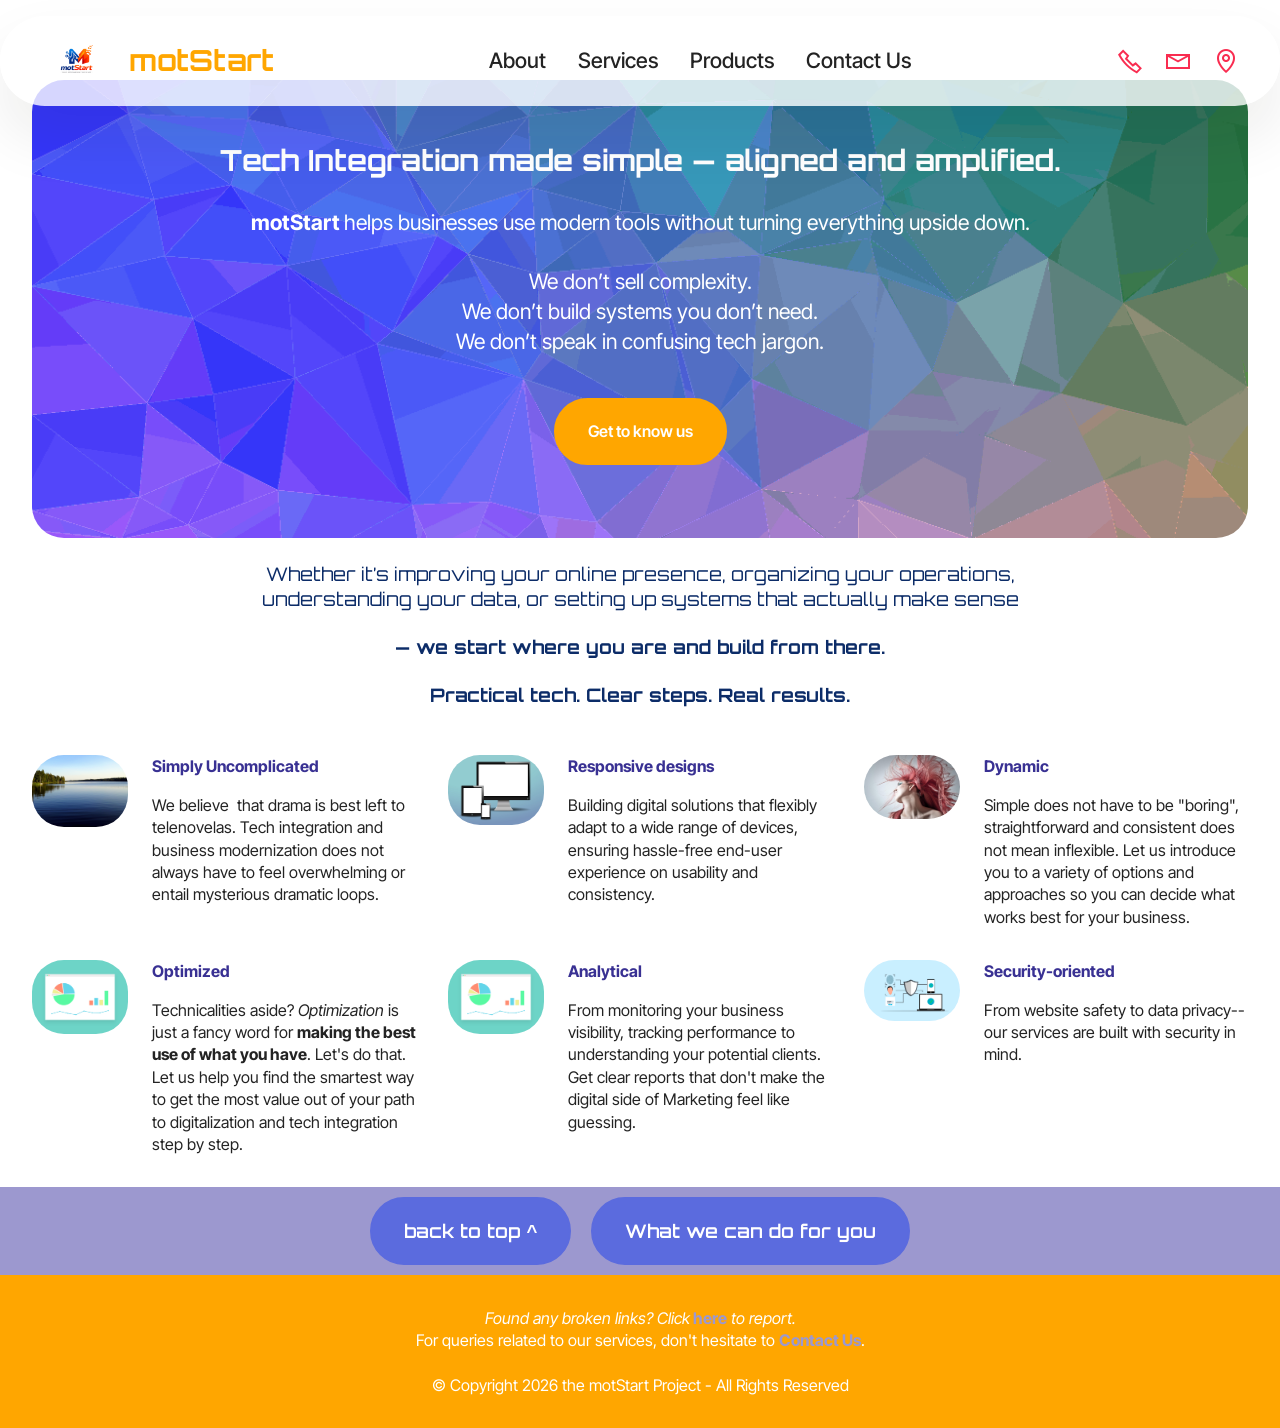
<file: index.html>
<!DOCTYPE html>
<html  >
<head>
 
  <meta charset="UTF-8">
  <meta http-equiv="X-UA-Compatible" content="IE=edge">
  <meta name="generator" content="Mobirise v6.1.12, mobirise.com">
  <meta name="twitter:card" content="summary_large_image"/>
  <meta name="twitter:image:src" content="assets/images/index-meta.png">
  <meta property="og:image" content="assets/images/index-meta.png">
  <meta name="twitter:title" content="Home">
  <meta name="viewport" content="width=device-width, initial-scale=1, minimum-scale=1">
  <link rel="shortcut icon" href="assets/images/motstart-logo1-s-128x103-1.png" type="image/x-icon">
  <meta name="description" content="Tech Integration made simple — aligned and amplified. motStart helps businesses use modern tools without turning everything upside down.">
  
  
  <title>Home</title>
  <link rel="stylesheet" href="assets/web/assets/mobirise-icons2/mobirise2.css">
  <link rel="stylesheet" href="assets/bootstrap/css/bootstrap.min.css">
  <link rel="stylesheet" href="assets/dropdown/css/style.css">
  <link rel="stylesheet" href="assets/theme/css/style.css">
  <link rel="preload" href="https://fonts.googleapis.com/css?family=Orbitron:400,500,600,700,800,900&display=swap" as="style" onload="this.onload=null;this.rel='stylesheet'">
  <noscript><link rel="stylesheet" href="https://fonts.googleapis.com/css?family=Orbitron:400,500,600,700,800,900&display=swap"></noscript>
  <link rel="preload" href="https://fonts.googleapis.com/css?family=Roboto:100,200,300,400,500,600,700,800,900,100i,200i,300i,400i,500i,600i,700i,800i,900i&display=swap" as="style" onload="this.onload=null;this.rel='stylesheet'">
  <noscript><link rel="stylesheet" href="https://fonts.googleapis.com/css?family=Roboto:100,200,300,400,500,600,700,800,900,100i,200i,300i,400i,500i,600i,700i,800i,900i&display=swap"></noscript>
  <link rel="preload" href="https://fonts.googleapis.com/css?family=Inter+Tight:100,200,300,400,500,600,700,800,900,100i,200i,300i,400i,500i,600i,700i,800i,900i&display=swap" as="style" onload="this.onload=null;this.rel='stylesheet'">
  <noscript><link rel="stylesheet" href="https://fonts.googleapis.com/css?family=Inter+Tight:100,200,300,400,500,600,700,800,900,100i,200i,300i,400i,500i,600i,700i,800i,900i&display=swap"></noscript>
  <link rel="preload" href="https://fonts.googleapis.com/css?family=Material+Symbols+Outlined:100,200,300,400,500,600,700&display=swap" as="style" onload="this.onload=null;this.rel='stylesheet'">
  <noscript><link rel="stylesheet" href="https://fonts.googleapis.com/css?family=Material+Symbols+Outlined:100,200,300,400,500,600,700&display=swap"></noscript>
  <link rel="preload" as="style" href="assets/mobirise/css/mbr-additional.css?v=zq7BYt"><link rel="stylesheet" href="assets/mobirise/css/mbr-additional.css?v=zq7BYt" type="text/css">

  
  
  
</head>
<body>

<!-- Analytics -->
<!-- Google Analytics 4 -->
<script async src="https://www.googletagmanager.com/gtag/js?id=G-MLJT231NXE"></script>
<script>
  window.dataLayer = window.dataLayer || [];
  function gtag(){dataLayer.push(arguments);}
  gtag('js', new Date());

  gtag('config', 'G-MLJT231NXEX', {
    send_page_view: true
  });
</script>

<!-- Custom Event Tracking -->
<script>
document.addEventListener("DOMContentLoaded", function() {

  /* CTA Click Tracking */
  document.querySelectorAll("a, button").forEach(function(el) {
    el.addEventListener("click", function() {
      const text = this.innerText || this.getAttribute("aria-label") || "unknown";
      if(text.toLowerCase().includes("contact") || text.toLowerCase().includes("start") || text.toLowerCase().includes("quote")) {
        gtag('event', 'cta_click', {
          event_category: 'engagement',
          event_label: text
        });
      }
    });
  });

  /* Form Submission Tracking */
  document.querySelectorAll("form").forEach(function(form) {
    form.addEventListener("submit", function() {
      gtag('event', 'form_submission', {
        event_category: 'lead',
        event_label: form.getAttribute("id") || "unnamed_form"
      });
    });
  });

  /* Outbound Link Tracking */
  document.querySelectorAll("a[href^='http']").forEach(function(link) {
    if (!link.href.includes(location.hostname)) {
      link.addEventListener("click", function() {
        gtag('event', 'outbound_click', {
          event_category: 'engagement',
          event_label: link.href
        });
      });
    }
  });

  /* Scroll Depth Tracking */
  let scrollTracked = false;
  window.addEventListener("scroll", function() {
    if (!scrollTracked && (window.innerHeight + window.scrollY) >= document.body.offsetHeight * 0.75) {
      scrollTracked = true;
      gtag('event', 'scroll_75_percent', {
        event_category: 'engagement'
      });
    }
  });

  /* Basic Page Load Time Tracking */
  window.addEventListener("load", function() {
    setTimeout(function() {
      const perfData = window.performance.timing;
      const pageLoadTime = perfData.loadEventEnd - perfData.navigationStart;
      gtag('event', 'page_load_time', {
        event_category: 'performance',
        value: Math.round(pageLoadTime)
      });
    }, 0);
  });

});
</script>
<!-- /Analytics -->


  
  <section data-bs-version="5.1" class="menu menu2 cid-vcCwyXJcU2" once="menu" id="menu02-0">
	

	<nav class="navbar navbar-dropdown navbar-fixed-top navbar-expand-lg">
		<div class="container">
			<div class="navbar-brand">
				<span class="navbar-logo">
					
						<a href="how_we_can_help.html"><img src="assets/images/motstart-logo1-clear-118x79.webp" alt="The motStart Project logo_1" style="height: 3rem;"></a>
					
				</span>
				<span class="navbar-caption-wrap"><a class="navbar-caption text-danger text-primary display-1" href="index.html">motStart</a></span>
			</div>
			<button class="navbar-toggler" type="button" data-toggle="collapse" data-bs-toggle="collapse" data-target="#navbarSupportedContent" data-bs-target="#navbarSupportedContent" aria-controls="navbarNavAltMarkup" aria-expanded="false" aria-label="Toggle navigation">
				<div class="hamburger">
					<span></span>
					<span></span>
					<span></span>
					<span></span>
				</div>
			</button>
			<div class="collapse navbar-collapse" id="navbarSupportedContent">
				<ul class="navbar-nav nav-dropdown nav-right" data-app-modern-menu="true"><li class="nav-item">
						<a class="nav-link link text-black text-primary display-4" href="about_motStartProject.html">About</a>
					</li>
					<li class="nav-item">
						<a class="nav-link link text-black text-primary display-4" href="how_we_can_help.html" aria-expanded="false">Services</a>
					</li><li class="nav-item"><a class="nav-link link text-black text-primary display-4" href="products_ictbooks.html">Products</a></li>
					<li class="nav-item">
						<a class="nav-link link text-black text-primary display-4" href="contact_us.html">Contact Us</a>
					</li></ul>
				<div class="icons-menu">
					<a class="iconfont-wrapper" href="viber://chat?number=+63 991 989 0587">
						<span class="p-2 mbr-iconfont mobi-mbri-phone mobi-mbri"></span>
					</a>
					<a class="iconfont-wrapper" href="mailto:motstartph@gmail.com?subject=Inquiry">
						<span class="p-2 mbr-iconfont mobi-mbri-letter mobi-mbri"></span>
					</a>
					<a class="iconfont-wrapper" href="contact_us.html">
						<span class="p-2 mbr-iconfont mobi-mbri-map-pin mobi-mbri"></span>
					</a>
					
				</div>
				
			</div>
		</div>
	</nav>
</section>

<section data-bs-version="5.1" class="header15 cid-vcEi1TJmSG" id="header15-i">
	

	
	
	<div class="container">
		<div class="row justify-content-center">
			<div class="card col-12 col-lg-12">
				<div class="card-wrapper wrap">
					<div class="card-box align-center">
						<h1 class="card-title mbr-fonts-style mb-4 display-1"><strong>Tech Integration made simple — aligned and amplified.</strong></h1>
						<p class="mbr-text mbr-fonts-style mb-4 display-4"><strong>motStart </strong>helps businesses use modern tools without turning everything upside down.
<br>
<br>We don’t sell complexity.
<br>We don’t build systems you don’t need.
<br>We don’t speak in confusing tech jargon.<br></p>
						<div class="mbr-section-btn mt-4"><a class="btn btn-danger display-7" href="about_motStartProject.html">Get to know us</a></div>
					</div>
				</div>
			</div>
		</div>
	</div>
</section>

<section data-bs-version="5.1" class="features15 cid-vcCExoln16" id="features015-4">
	

	
	
	<div class="container">
		<div class="row justify-content-center">
			<div class="col-12 content-head">
				<div class="mbr-section-head mb-5">
					<h1 class="mbr-section-title mbr-fonts-style align-center mb-0 display-2"><br><div><strong>
</strong></div><div>Whether it’s improving your online presence, organizing your operations, understanding your data, or setting up systems that actually make sense
<br><br></div><div><strong>— we start where you are and build from there.
<br><br></strong></div><div><strong>Practical tech. Clear steps. Real results.</strong></div><div><strong>
</strong></div></h1>
					
				</div>
			</div>
		</div>
		<div class="row">
			<div class="item features-without-image col-12 col-lg-4 active">
				<div class="item-wrapper">
					<div class="img-wrapper">
						<img src="assets/images/mbr-3.webp" alt="">
					</div>
					<div class="card-box">
						<h4 class="card-title mbr-fonts-style mb-0 display-7"><strong>Simply Uncomplicated</strong></h4>
						<h5 class="card-text mbr-fonts-style mt-3 display-7">
							<div>We believe&nbsp; that drama is best left to telenovelas. Tech integration and business modernization does not always have to feel overwhelming or entail mysterious dramatic loops.</div>
						</h5>
					</div>
				</div>
			</div>
			<div class="item features-without-image col-12 col-lg-4">
				<div class="item-wrapper">
					<div class="img-wrapper">
						<img src="assets/images/mbr-2.webp" alt="" data-slide-to="1" data-bs-slide-to="1">
					</div>
					<div class="card-box">
						<h4 class="card-title mbr-fonts-style mb-0 display-7">
							<strong>Responsive designs</strong></h4>
						<h5 class="card-text mbr-fonts-style mt-3 display-7">Building digital solutions that flexibly adapt to a wide range of devices, ensuring hassle-free end-user experience on usability and consistency.<div><br></div></h5>
					</div>
				</div>
			</div>
			<div class="item features-without-image col-12 col-lg-4">
				<div class="item-wrapper">
					<div class="img-wrapper">
						<img src="assets/images/mbr-5.webp" alt="" data-bs-slide-to="2" data-slide-to="2">
					</div>
					<div class="card-box">
						<h4 class="card-title mbr-fonts-style mb-0 display-7">
							<strong>Dynamic</strong></h4>
						<h5 class="card-text mbr-fonts-style mt-3 display-7">Simple does not have to be "boring", straightforward and consistent does not mean inflexible. Let us introduce you to a variety of options and approaches so you can decide what works best for your business.</h5>
					</div>
				</div>
			</div>
			<div class="item features-without-image col-12 col-lg-4">
				<div class="item-wrapper">
					<div class="img-wrapper">
						<img src="assets/images/mbr.webp" alt="" data-slide-to="3" data-bs-slide-to="3">
					</div>
					<div class="card-box">
						<h4 class="card-title mbr-fonts-style mb-0 display-7">
							<strong>Optimized</strong></h4>
						<h5 class="card-text mbr-fonts-style mt-3 display-7">
							Technicalities aside? <em>Optimization</em> is just a fancy word for <strong>making the best use of what you have</strong>. Let's do that. Let us help you find the smartest way to get the most value out of your path to digitalization and tech integration step by step.</h5>
					</div>
				</div>
			</div>
			<div class="item features-without-image col-12 col-lg-4">
				<div class="item-wrapper">
					<div class="img-wrapper">
						<img src="assets/images/mbr.webp" alt="" data-bs-slide-to="4" data-slide-to="4">
					</div>
					<div class="card-box">
						<h4 class="card-title mbr-fonts-style mb-0 display-7">
							<strong>Analytical</strong></h4>
						<h5 class="card-text mbr-fonts-style mt-3 display-7">From monitoring your business visibility, tracking performance to understanding your potential clients. Get clear reports that don't make the digital side of Marketing feel like guessing.</h5>
					</div>
				</div>
			</div>
			

			
			<div class="item features-without-image col-12 col-lg-4">
				<div class="item-wrapper">
					<div class="img-wrapper">
						<img src="assets/images/mbr-1.webp" alt="" data-bs-slide-to="7" data-slide-to="7">
					</div>
					<div class="card-box">
						<h4 class="card-title mbr-fonts-style mb-0 display-7">
							<strong>Security-oriented</strong></h4>
						<h5 class="card-text mbr-fonts-style mt-3 display-7">From website safety to data privacy-- our services are built with security in mind.</h5>
					</div>
				</div>
			</div>
			
		</div>
	</div>
</section>

<section data-bs-version="5.1" class="article16 cid-vcJdFBD5Cz" id="article16-w">
    
    <div class="container">
        <div class="row justify-content-center">
            <div class="col-md-12 col-lg-10">
                <div class="mbr-section-btn align-center"><a class="btn btn-warning display-2" href="themotStartProject.html#top">back to top ^</a>
                    <a class="btn btn-warning display-2" href="how_we_can_help.html">What we can do for you</a></div>
            </div>
        </div>
    </div>
</section>

<section data-bs-version="5.1" class="footer4 cid-vcEjkBuJy5" once="footers" id="footer04-j">

    

    

    <div class="container">
        <div class="media-container-row align-center mbr-white">
            <div class="col-12">
                <p class="mbr-text mb-0 mbr-fonts-style display-7"><em>Found any broken links? Click<strong> <a href="report_issues.html" class="text-primary"><b>here</b></a></strong> to report.<br></em>For queries related to our services, don't hesitate to<strong><a href="contact_us.html" class="text-primary"> <b>Contact Us</b></a></strong>.<br><br>© Copyright 2026 the motStart Project - All Rights Reserved
                </p>
            </div>
        </div>
    </div>
</section><script src="assets/bootstrap/js/bootstrap.bundle.min.js"></script>  <script src="assets/smoothscroll/smooth-scroll.js"></script>  <script src="assets/ytplayer/index.js"></script>  <script src="assets/dropdown/js/navbar-dropdown.js"></script>  <script src="assets/theme/js/script.js"></script>  
  
  
</body>
</html>
</file>
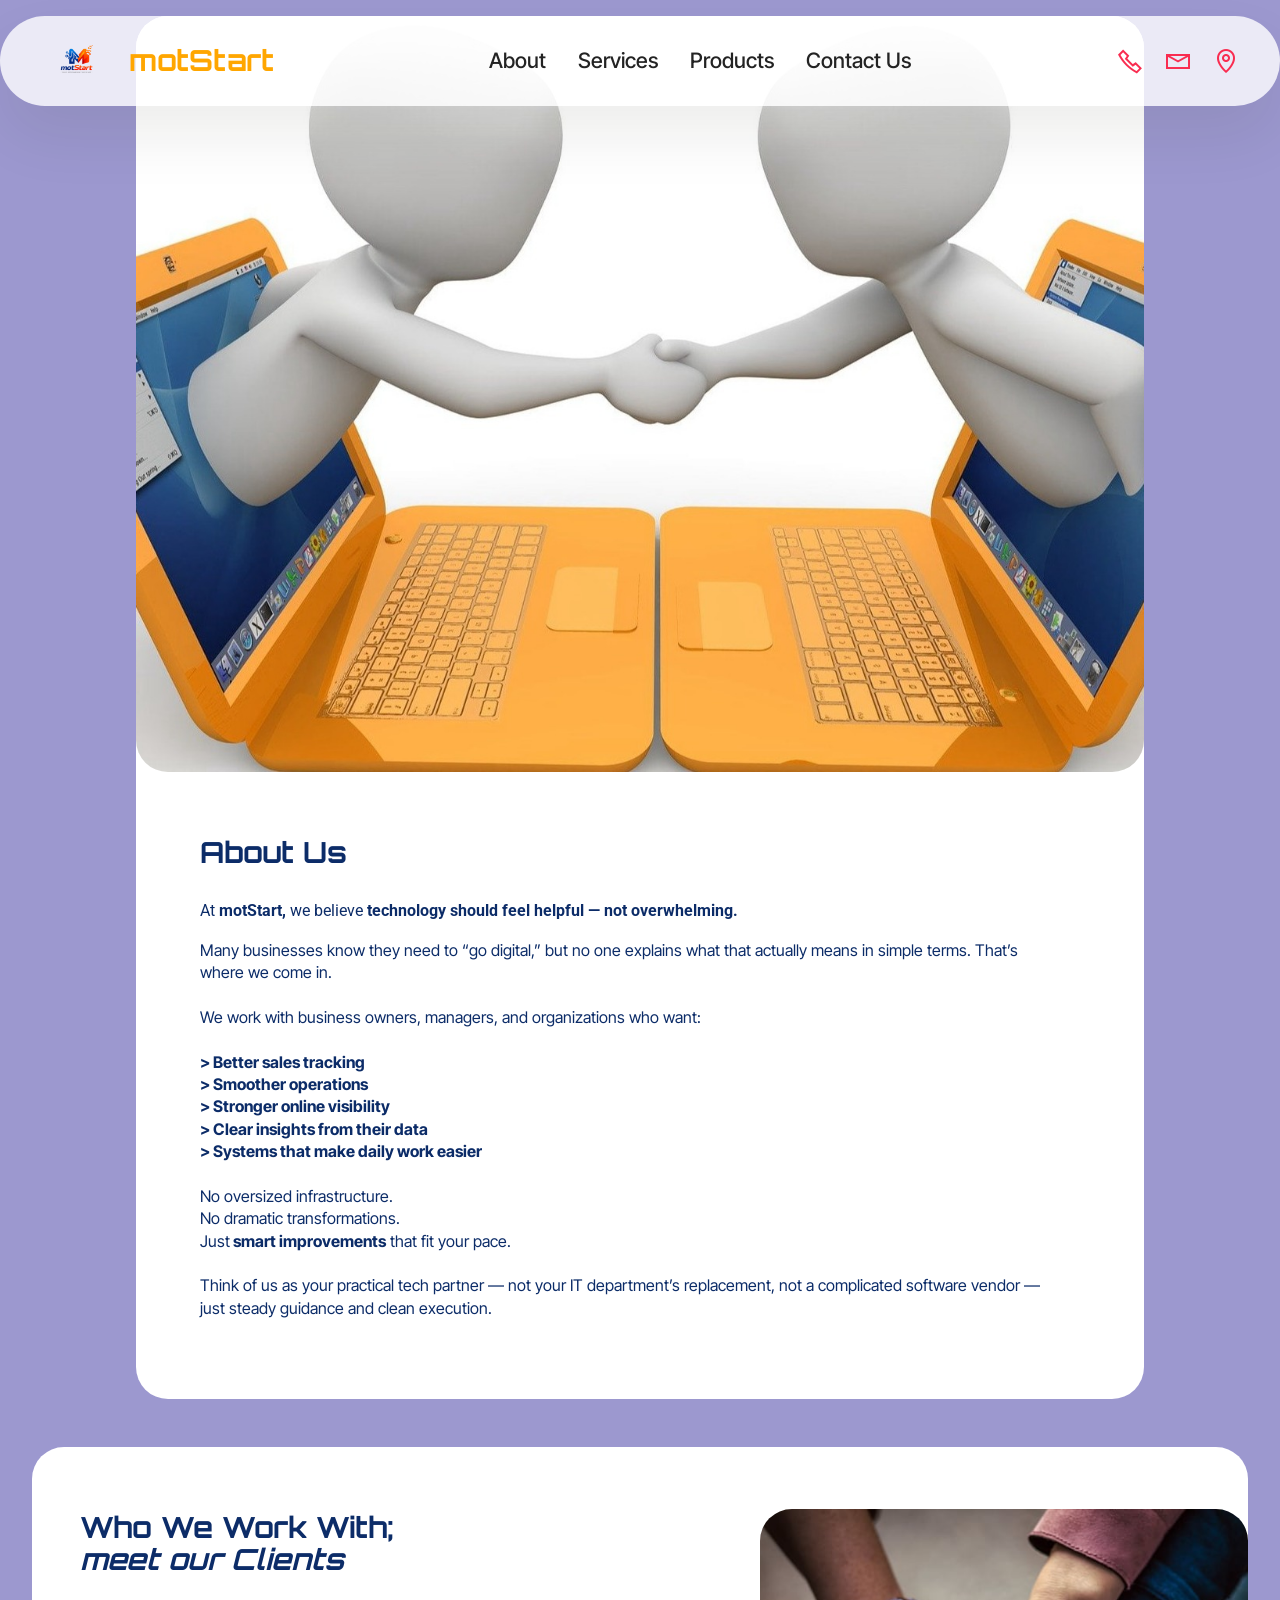
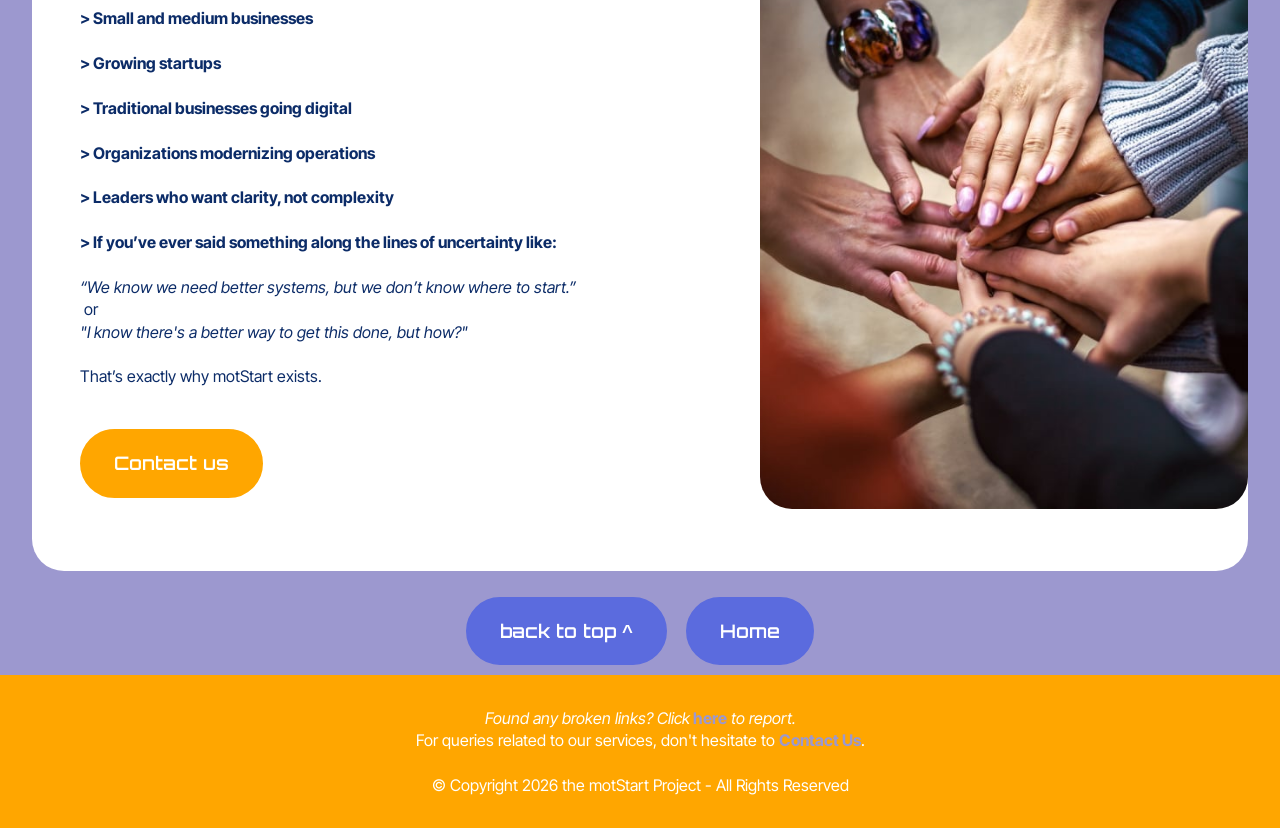
<file: about_motStartProject.html>
<!DOCTYPE html>
<html  >
<head>

  <meta charset="UTF-8">
  <meta http-equiv="X-UA-Compatible" content="IE=edge">
  <meta name="generator" content="Mobirise v6.1.12, mobirise.com">
  <meta name="twitter:card" content="summary_large_image"/>
  <meta name="twitter:image:src" content="assets/images/about_motStartProject-meta.png">
  <meta property="og:image" content="assets/images/about_motStartProject-meta.png">
  <meta name="twitter:title" content="About Us">
  <meta name="viewport" content="width=device-width, initial-scale=1, minimum-scale=1">
  <link rel="shortcut icon" href="assets/images/motstart-logo1-s-128x103-1.png" type="image/x-icon">
  <meta name="description" content="Think of us as your practical tech partner — not your IT department’s replacement, not a complicated software vendor — just steady guidance and clean execution.">
  
  
  <title>About Us</title>
  <link rel="stylesheet" href="assets/web/assets/mobirise-icons2/mobirise2.css">
  <link rel="stylesheet" href="assets/bootstrap/css/bootstrap.min.css">
  <link rel="stylesheet" href="assets/dropdown/css/style.css">
  <link rel="stylesheet" href="assets/theme/css/style.css">
  <link rel="preload" href="https://fonts.googleapis.com/css?family=Orbitron:400,500,600,700,800,900&display=swap" as="style" onload="this.onload=null;this.rel='stylesheet'">
  <noscript><link rel="stylesheet" href="https://fonts.googleapis.com/css?family=Orbitron:400,500,600,700,800,900&display=swap"></noscript>
  <link rel="preload" href="https://fonts.googleapis.com/css?family=Roboto:100,200,300,400,500,600,700,800,900,100i,200i,300i,400i,500i,600i,700i,800i,900i&display=swap" as="style" onload="this.onload=null;this.rel='stylesheet'">
  <noscript><link rel="stylesheet" href="https://fonts.googleapis.com/css?family=Roboto:100,200,300,400,500,600,700,800,900,100i,200i,300i,400i,500i,600i,700i,800i,900i&display=swap"></noscript>
  <link rel="preload" href="https://fonts.googleapis.com/css?family=Inter+Tight:100,200,300,400,500,600,700,800,900,100i,200i,300i,400i,500i,600i,700i,800i,900i&display=swap" as="style" onload="this.onload=null;this.rel='stylesheet'">
  <noscript><link rel="stylesheet" href="https://fonts.googleapis.com/css?family=Inter+Tight:100,200,300,400,500,600,700,800,900,100i,200i,300i,400i,500i,600i,700i,800i,900i&display=swap"></noscript>
  <link rel="preload" href="https://fonts.googleapis.com/css?family=Material+Symbols+Outlined:100,200,300,400,500,600,700&display=swap" as="style" onload="this.onload=null;this.rel='stylesheet'">
  <noscript><link rel="stylesheet" href="https://fonts.googleapis.com/css?family=Material+Symbols+Outlined:100,200,300,400,500,600,700&display=swap"></noscript>
  <link rel="preload" as="style" href="assets/mobirise/css/mbr-additional.css?v=88F3U3"><link rel="stylesheet" href="assets/mobirise/css/mbr-additional.css?v=88F3U3" type="text/css">

  
  
  
</head>
<body>

<!-- Analytics -->
<!-- Google Analytics 4 -->
<script async src="https://www.googletagmanager.com/gtag/js?id=G-MLJT231NXE"></script>
<script>
  window.dataLayer = window.dataLayer || [];
  function gtag(){dataLayer.push(arguments);}
  gtag('js', new Date());

  gtag('config', 'G-MLJT231NXEX', {
    send_page_view: true
  });
</script>

<!-- Custom Event Tracking -->
<script>
document.addEventListener("DOMContentLoaded", function() {

  /* CTA Click Tracking */
  document.querySelectorAll("a, button").forEach(function(el) {
    el.addEventListener("click", function() {
      const text = this.innerText || this.getAttribute("aria-label") || "unknown";
      if(text.toLowerCase().includes("contact") || text.toLowerCase().includes("start") || text.toLowerCase().includes("quote")) {
        gtag('event', 'cta_click', {
          event_category: 'engagement',
          event_label: text
        });
      }
    });
  });

  /* Form Submission Tracking */
  document.querySelectorAll("form").forEach(function(form) {
    form.addEventListener("submit", function() {
      gtag('event', 'form_submission', {
        event_category: 'lead',
        event_label: form.getAttribute("id") || "unnamed_form"
      });
    });
  });

  /* Outbound Link Tracking */
  document.querySelectorAll("a[href^='http']").forEach(function(link) {
    if (!link.href.includes(location.hostname)) {
      link.addEventListener("click", function() {
        gtag('event', 'outbound_click', {
          event_category: 'engagement',
          event_label: link.href
        });
      });
    }
  });

  /* Scroll Depth Tracking */
  let scrollTracked = false;
  window.addEventListener("scroll", function() {
    if (!scrollTracked && (window.innerHeight + window.scrollY) >= document.body.offsetHeight * 0.75) {
      scrollTracked = true;
      gtag('event', 'scroll_75_percent', {
        event_category: 'engagement'
      });
    }
  });

  /* Basic Page Load Time Tracking */
  window.addEventListener("load", function() {
    setTimeout(function() {
      const perfData = window.performance.timing;
      const pageLoadTime = perfData.loadEventEnd - perfData.navigationStart;
      gtag('event', 'page_load_time', {
        event_category: 'performance',
        value: Math.round(pageLoadTime)
      });
    }, 0);
  });

});
</script>
<!-- /Analytics -->


  
  <section data-bs-version="5.1" class="menu menu2 cid-vcCwyXJcU2" once="menu" id="menu02-5">
	

	<nav class="navbar navbar-dropdown navbar-fixed-top navbar-expand-lg">
		<div class="container">
			<div class="navbar-brand">
				<span class="navbar-logo">
					
						<a href="how_we_can_help.html"><img src="assets/images/motstart-logo1-clear-118x79.webp" alt="The motStart Project logo_1" style="height: 3rem;"></a>
					
				</span>
				<span class="navbar-caption-wrap"><a class="navbar-caption text-danger text-primary display-1" href="index.html">motStart</a></span>
			</div>
			<button class="navbar-toggler" type="button" data-toggle="collapse" data-bs-toggle="collapse" data-target="#navbarSupportedContent" data-bs-target="#navbarSupportedContent" aria-controls="navbarNavAltMarkup" aria-expanded="false" aria-label="Toggle navigation">
				<div class="hamburger">
					<span></span>
					<span></span>
					<span></span>
					<span></span>
				</div>
			</button>
			<div class="collapse navbar-collapse" id="navbarSupportedContent">
				<ul class="navbar-nav nav-dropdown nav-right" data-app-modern-menu="true"><li class="nav-item">
						<a class="nav-link link text-black text-primary display-4" href="about_motStartProject.html">About</a>
					</li>
					<li class="nav-item">
						<a class="nav-link link text-black text-primary display-4" href="how_we_can_help.html" aria-expanded="false">Services</a>
					</li><li class="nav-item"><a class="nav-link link text-black text-primary display-4" href="products_ictbooks.html">Products</a></li>
					<li class="nav-item">
						<a class="nav-link link text-black text-primary display-4" href="contact_us.html">Contact Us</a>
					</li></ul>
				<div class="icons-menu">
					<a class="iconfont-wrapper" href="viber://chat?number=+63 991 989 0587">
						<span class="p-2 mbr-iconfont mobi-mbri-phone mobi-mbri"></span>
					</a>
					<a class="iconfont-wrapper" href="mailto:motstartph@gmail.com?subject=Inquiry">
						<span class="p-2 mbr-iconfont mobi-mbri-letter mobi-mbri"></span>
					</a>
					<a class="iconfont-wrapper" href="contact_us.html">
						<span class="p-2 mbr-iconfont mobi-mbri-map-pin mobi-mbri"></span>
					</a>
					
				</div>
				
			</div>
		</div>
	</nav>
</section>

<section data-bs-version="5.1" class="article8 cid-vcEm4xUUHg" id="article08-l">
  

  
  
  <div class="container">
    <div class="row justify-content-center">
      <div class="card col-md-12 col-lg-10">
        <div class="card-wrapper">
          <div class="image-wrapper d-flex justify-content-center mb-4">
            <img src="assets/images/mbr-1-1920x1371.webp" alt="">
          </div>
          <div class="card-content-text">
            <h3 class="card-title mbr-fonts-style mbr-white mt-3 mb-4 display-1">
            <strong>About Us</strong></h3>
          <div class="row card-box align-left">
            <div class="item features-without-image col-12">
              <div class="item-wrapper">
                <h4 class="mbr-section-subtitle mbr-fonts-style mb-3 display-5">At<strong> motStart, </strong>we believe <strong>technology should feel helpful — not overwhelming.</strong></h4>
                <p class="mbr-text mbr-fonts-style display-7">Many businesses know they need to “go digital,” but no one explains what that actually means in simple terms. That’s where we come in.
<br>
<br>We work with business owners, managers, and organizations who want:
<br>
<strong><br>&gt; Better sales tracking
<br>&gt; Smoother operations
<br>&gt; Stronger online visibility
<br>&gt; Clear insights from their data
<br>&gt; Systems that make daily work easier&nbsp;<br><br></strong>No oversized infrastructure.<br>No dramatic transformations.<br>Just<strong> smart improvements</strong> that fit your pace.<br><br>Think of us as your practical tech partner — not your IT department’s replacement, not a complicated software vendor — just steady guidance and clean execution.<br></p>
              </div>
            </div>
            
            

            
          </div>
          </div>
        </div>
      </div>
    </div>
  </div>
</section>

<section data-bs-version="5.1" class="start article05 cid-vcEaolFP3E" id="article05-f">
  

  
  

  <div class="container">
    <div class="row justify-content-center align-items-center">
      <div class="col-12">
        <div class="card-wrapper">
          <div class="row">
            <div class="col-12 col-md-12 col-lg-5 image-wrapper">
              <img class="w-100" src="assets/images/mbr-1036x691.webp" alt="">
            </div>
            <div class="col-12 col-lg col-md-12">
              <div class="text-wrapper align-left">
                <h1 class="mbr-section-title mbr-fonts-style mb-4 display-1">
                  <strong>Who We Work With; <br><em>meet our Clients</em></strong></h1>
                <p class="mbr-text mbr-fonts-style mb-4 display-7"><strong>&gt; Small and medium businesses</strong><br><br><strong>&gt; Growing startups</strong><br><br><strong>&gt; Traditional businesses going digital</strong><br><br><strong>&gt; Organizations modernizing operations</strong><br><br><strong>&gt; Leaders who want clarity, not complexity</strong><br><br><strong>&gt; If you’ve ever said something along the lines of uncertainty like:</strong><br><br><em>“We know we need better systems, but we don’t know where to start.”</em><br>&nbsp;or<br><em>"I know there's a better way to get this done, but how?"</em><br><br>That’s exactly why motStart exists.<br>
                </p>
                <div class="mbr-section-btn mt-3"><a class="btn btn-lg btn-danger display-2" href="contact_us.html">Contact us</a></div>
              </div>
            </div>
          </div>
        </div>
      </div>
    </div>
  </div>
</section>

<section data-bs-version="5.1" class="article16 cid-vcJbdmEUgY" id="article16-s">
    
    <div class="container">
        <div class="row justify-content-center">
            <div class="col-md-12 col-lg-10">
                <div class="mbr-section-btn align-center"><a class="btn btn-warning display-2" href="about_motStartProject.html#top">back to top ^</a>
                    <a class="btn btn-warning display-2" href="index.html">Home</a></div>
            </div>
        </div>
    </div>
</section>

<section data-bs-version="5.1" class="footer4 cid-vcEjkBuJy5" once="footers" id="footer04-j">

    

    

    <div class="container">
        <div class="media-container-row align-center mbr-white">
            <div class="col-12">
                <p class="mbr-text mb-0 mbr-fonts-style display-7"><em>Found any broken links? Click<strong> <a href="report_issues.html" class="text-primary"><b>here</b></a></strong> to report.<br></em>For queries related to our services, don't hesitate to<strong><a href="contact_us.html" class="text-primary"> <b>Contact Us</b></a></strong>.<br><br>© Copyright 2026 the motStart Project - All Rights Reserved
                </p>
            </div>
        </div>
    </div>
</section><script src="assets/bootstrap/js/bootstrap.bundle.min.js"></script>  <script src="assets/smoothscroll/smooth-scroll.js"></script>  <script src="assets/ytplayer/index.js"></script>  <script src="assets/dropdown/js/navbar-dropdown.js"></script>  <script src="assets/theme/js/script.js"></script>  
  
  
</body>
</html>
</file>
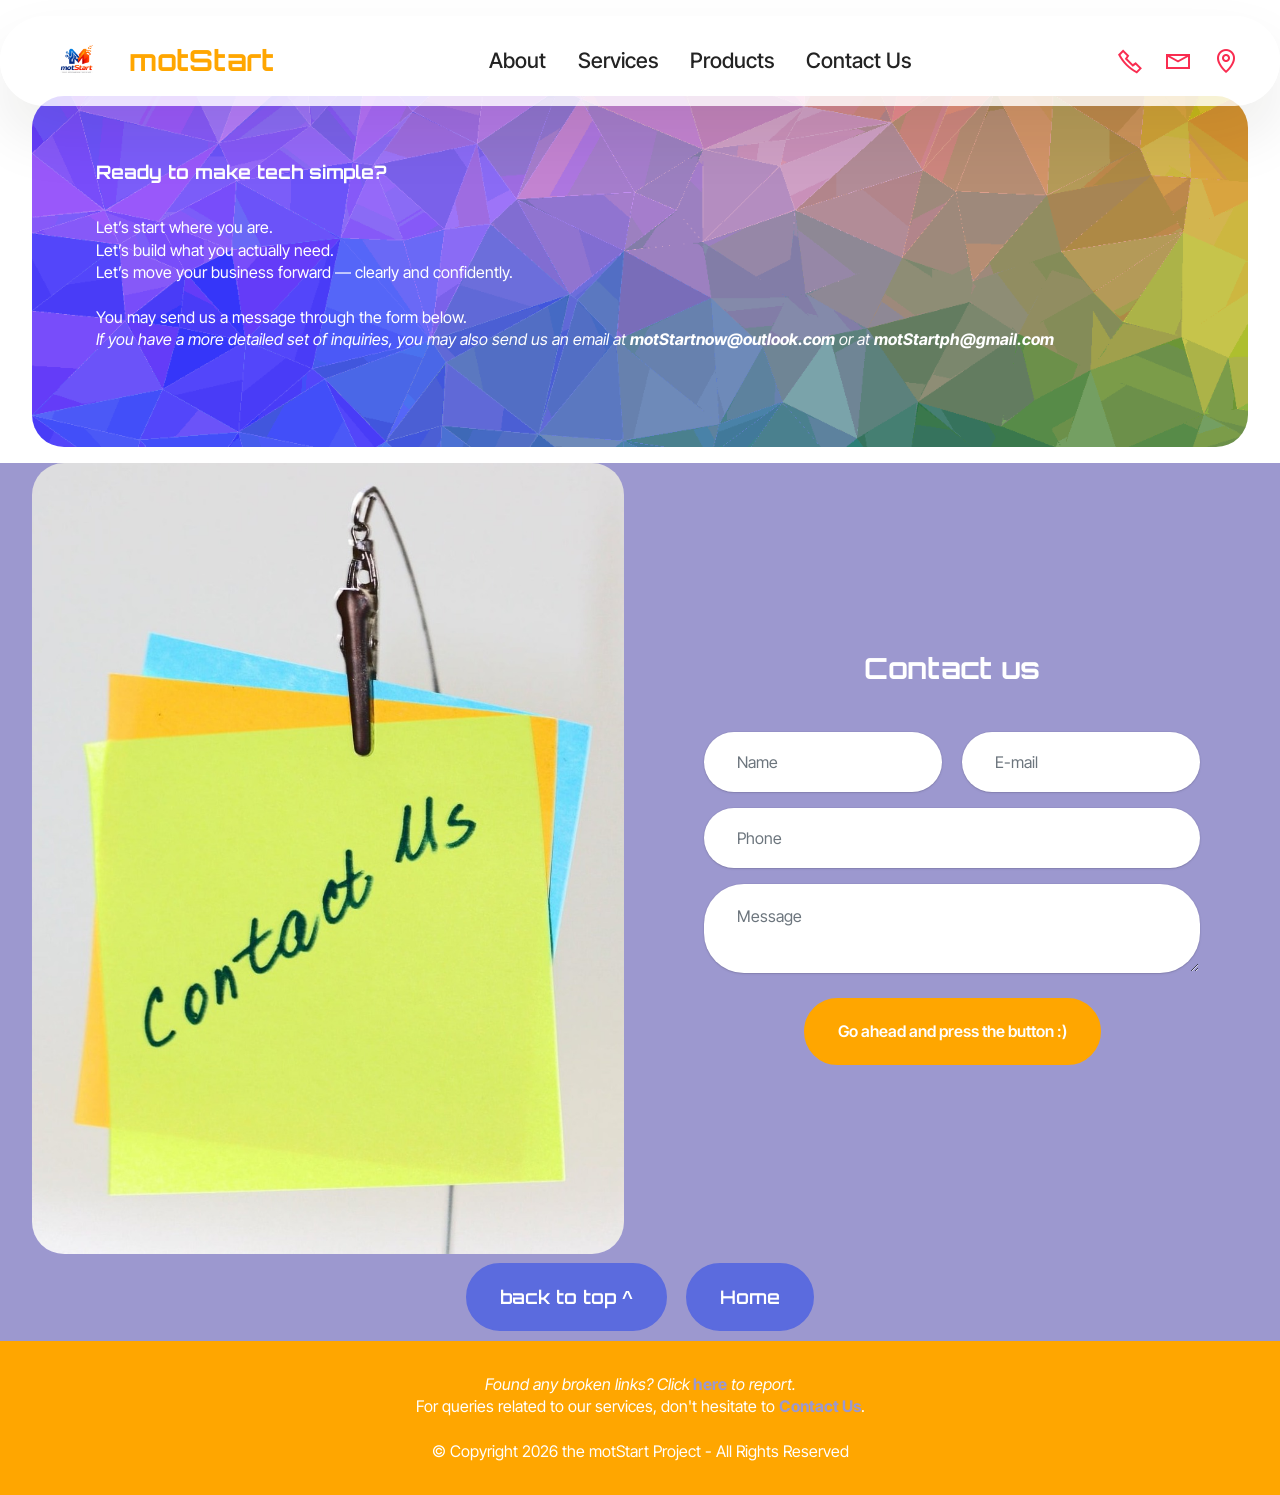
<file: contact_us.html>
<!DOCTYPE html>
<html  >
<head>
  
  <meta charset="UTF-8">
  <meta http-equiv="X-UA-Compatible" content="IE=edge">
  <meta name="generator" content="Mobirise v6.1.12, mobirise.com">
  <meta name="twitter:card" content="summary_large_image"/>
  <meta name="twitter:image:src" content="assets/images/contact_us-meta.png">
  <meta property="og:image" content="assets/images/contact_us-meta.png">
  <meta name="twitter:title" content="Contact Us">
  <meta name="viewport" content="width=device-width, initial-scale=1, minimum-scale=1">
  <link rel="shortcut icon" href="assets/images/motstart-logo1-s-128x103-1.png" type="image/x-icon">
  <meta name="description" content="Let’s start where you are.
Let’s build what you actually need.
Welcome to our "Contact" page.">
  
  
  <title>Contact Us</title>
  <link rel="stylesheet" href="assets/web/assets/mobirise-icons2/mobirise2.css">
  <link rel="stylesheet" href="assets/bootstrap/css/bootstrap.min.css">
  <link rel="stylesheet" href="assets/dropdown/css/style.css">
  <link rel="stylesheet" href="assets/theme/css/style.css">
  <link rel="preload" href="https://fonts.googleapis.com/css?family=Orbitron:400,500,600,700,800,900&display=swap" as="style" onload="this.onload=null;this.rel='stylesheet'">
  <noscript><link rel="stylesheet" href="https://fonts.googleapis.com/css?family=Orbitron:400,500,600,700,800,900&display=swap"></noscript>
  <link rel="preload" href="https://fonts.googleapis.com/css?family=Roboto:100,200,300,400,500,600,700,800,900,100i,200i,300i,400i,500i,600i,700i,800i,900i&display=swap" as="style" onload="this.onload=null;this.rel='stylesheet'">
  <noscript><link rel="stylesheet" href="https://fonts.googleapis.com/css?family=Roboto:100,200,300,400,500,600,700,800,900,100i,200i,300i,400i,500i,600i,700i,800i,900i&display=swap"></noscript>
  <link rel="preload" href="https://fonts.googleapis.com/css?family=Inter+Tight:100,200,300,400,500,600,700,800,900,100i,200i,300i,400i,500i,600i,700i,800i,900i&display=swap" as="style" onload="this.onload=null;this.rel='stylesheet'">
  <noscript><link rel="stylesheet" href="https://fonts.googleapis.com/css?family=Inter+Tight:100,200,300,400,500,600,700,800,900,100i,200i,300i,400i,500i,600i,700i,800i,900i&display=swap"></noscript>
  <link rel="preload" href="https://fonts.googleapis.com/css?family=Material+Symbols+Outlined:100,200,300,400,500,600,700&display=swap" as="style" onload="this.onload=null;this.rel='stylesheet'">
  <noscript><link rel="stylesheet" href="https://fonts.googleapis.com/css?family=Material+Symbols+Outlined:100,200,300,400,500,600,700&display=swap"></noscript>
  <link rel="preload" as="style" href="assets/mobirise/css/mbr-additional.css?v=BQMkGF"><link rel="stylesheet" href="assets/mobirise/css/mbr-additional.css?v=BQMkGF" type="text/css">

  
  
  
</head>
<body>

<!-- Analytics -->
<!-- Google Analytics 4 -->
<script async src="https://www.googletagmanager.com/gtag/js?id=G-MLJT231NXE"></script>
<script>
  window.dataLayer = window.dataLayer || [];
  function gtag(){dataLayer.push(arguments);}
  gtag('js', new Date());

  gtag('config', 'G-MLJT231NXEX', {
    send_page_view: true
  });
</script>

<!-- Custom Event Tracking -->
<script>
document.addEventListener("DOMContentLoaded", function() {

  /* CTA Click Tracking */
  document.querySelectorAll("a, button").forEach(function(el) {
    el.addEventListener("click", function() {
      const text = this.innerText || this.getAttribute("aria-label") || "unknown";
      if(text.toLowerCase().includes("contact") || text.toLowerCase().includes("start") || text.toLowerCase().includes("quote")) {
        gtag('event', 'cta_click', {
          event_category: 'engagement',
          event_label: text
        });
      }
    });
  });

  /* Form Submission Tracking */
  document.querySelectorAll("form").forEach(function(form) {
    form.addEventListener("submit", function() {
      gtag('event', 'form_submission', {
        event_category: 'lead',
        event_label: form.getAttribute("id") || "unnamed_form"
      });
    });
  });

  /* Outbound Link Tracking */
  document.querySelectorAll("a[href^='http']").forEach(function(link) {
    if (!link.href.includes(location.hostname)) {
      link.addEventListener("click", function() {
        gtag('event', 'outbound_click', {
          event_category: 'engagement',
          event_label: link.href
        });
      });
    }
  });

  /* Scroll Depth Tracking */
  let scrollTracked = false;
  window.addEventListener("scroll", function() {
    if (!scrollTracked && (window.innerHeight + window.scrollY) >= document.body.offsetHeight * 0.75) {
      scrollTracked = true;
      gtag('event', 'scroll_75_percent', {
        event_category: 'engagement'
      });
    }
  });

  /* Basic Page Load Time Tracking */
  window.addEventListener("load", function() {
    setTimeout(function() {
      const perfData = window.performance.timing;
      const pageLoadTime = perfData.loadEventEnd - perfData.navigationStart;
      gtag('event', 'page_load_time', {
        event_category: 'performance',
        value: Math.round(pageLoadTime)
      });
    }, 0);
  });

});
</script>
<!-- /Analytics -->


  
  <section data-bs-version="5.1" class="menu menu2 cid-vcCwyXJcU2" once="menu" id="menu02-7">
	

	<nav class="navbar navbar-dropdown navbar-fixed-top navbar-expand-lg">
		<div class="container">
			<div class="navbar-brand">
				<span class="navbar-logo">
					
						<a href="how_we_can_help.html"><img src="assets/images/motstart-logo1-clear-118x79.webp" alt="The motStart Project logo_1" style="height: 3rem;"></a>
					
				</span>
				<span class="navbar-caption-wrap"><a class="navbar-caption text-danger text-primary display-1" href="index.html">motStart</a></span>
			</div>
			<button class="navbar-toggler" type="button" data-toggle="collapse" data-bs-toggle="collapse" data-target="#navbarSupportedContent" data-bs-target="#navbarSupportedContent" aria-controls="navbarNavAltMarkup" aria-expanded="false" aria-label="Toggle navigation">
				<div class="hamburger">
					<span></span>
					<span></span>
					<span></span>
					<span></span>
				</div>
			</button>
			<div class="collapse navbar-collapse" id="navbarSupportedContent">
				<ul class="navbar-nav nav-dropdown nav-right" data-app-modern-menu="true"><li class="nav-item">
						<a class="nav-link link text-black text-primary display-4" href="about_motStartProject.html">About</a>
					</li>
					<li class="nav-item">
						<a class="nav-link link text-black text-primary display-4" href="how_we_can_help.html" aria-expanded="false">Services</a>
					</li><li class="nav-item"><a class="nav-link link text-black text-primary display-4" href="products_ictbooks.html">Products</a></li>
					<li class="nav-item">
						<a class="nav-link link text-black text-primary display-4" href="contact_us.html">Contact Us</a>
					</li></ul>
				<div class="icons-menu">
					<a class="iconfont-wrapper" href="viber://chat?number=+63 991 989 0587">
						<span class="p-2 mbr-iconfont mobi-mbri-phone mobi-mbri"></span>
					</a>
					<a class="iconfont-wrapper" href="mailto:motstartph@gmail.com?subject=Inquiry">
						<span class="p-2 mbr-iconfont mobi-mbri-letter mobi-mbri"></span>
					</a>
					<a class="iconfont-wrapper" href="contact_us.html">
						<span class="p-2 mbr-iconfont mobi-mbri-map-pin mobi-mbri"></span>
					</a>
					
				</div>
				
			</div>
		</div>
	</nav>
</section>

<section data-bs-version="5.1" class="header15 cid-vcDY0Rl0yq" id="header15-b">
	

	
	
	<div class="container">
		<div class="row justify-content-center">
			<div class="card col-12 col-lg-12">
				<div class="card-wrapper wrap">
					<div class="card-box align-center">
						<h1 class="card-title mbr-fonts-style mb-4 display-2"><strong>Ready to make tech simple?</strong></h1>
						<p class="mbr-text mbr-fonts-style mb-4 display-7">Let’s start where you are.<br>Let’s build what you actually need.<br>Let’s move your business forward — clearly and confidently.<br><br>You may send us a message through the form below.&nbsp;
							<br><em>If you have a more detailed set of inquiries, you may also send us an email at <strong>motStartnow@outlook.com</strong> or at <strong>motStartph@gmail.com</strong> </em></p>
						
					</div>
				</div>
			</div>
		</div>
	</div>
</section>

<section data-bs-version="5.1" class="form03 cid-vcDZw8CCs7" id="form03-c">
    

    

    <div class="container">
        <div class="row justify-content-center align-items-center main-row">
            <div class="col-12 col-lg item-wrapper">
                <div class="mbr-section-head mb-5">
                    <h3 class="mbr-section-title mbr-fonts-style align-center mb-0 display-1">
                        <strong>Contact us</strong>
                    </h3>
                    
                </div>
                <div class="col-lg-12 mx-auto mbr-form" data-form-type="formoid">
                    <form action="https://mobirise.eu/" method="POST" class="mbr-form form-with-styler" data-form-title="Form Name"><input type="hidden" name="email" data-form-email="true" value="mP5lCPW9bft2YaMFiRhtH4woDa0LUTKFuf2e13npN6ZJ6pwrL5UcPW3i1FN8GEInO5DgGM4NTBWgGC3iSUfxFhIGF9wLgaACQT7tG1NCtX6FFf9F0yxr5u3WI9HOcT3L">
                        <div class="row">
                            <div hidden="hidden" data-form-alert="" class="alert alert-success col-12">Message received. Have a good day ahead and don't forget to stay hydrated :)</div>
                            <div hidden="hidden" data-form-alert-danger="" class="alert alert-danger col-12">
                                Oops...! some problem!
                            </div>
                        </div>
                        <div class="dragArea row">
                            <div class="col-md col-sm-12 form-group mb-3 mb-3" data-for="name">
                                <input type="text" name="name" placeholder="Name" data-form-field="name" class="form-control" value="" id="name-form03-c">
                            </div>
                            <div class="col-md col-sm-12 form-group mb-3 mb-3" data-for="email">
                                <input type="email" name="email" placeholder="E-mail" data-form-field="email" class="form-control" value="" id="email-form03-c">
                            </div>
                            <div class="col-12 form-group mb-3 mb-3" data-for="phone">
                                <input type="tel" name="phone" placeholder="Phone" data-form-field="phone" class="form-control" value="" id="phone-form03-c">
                            </div>
                            <div class="col-12 form-group mb-3 mb-3" data-for="textarea">
                                <textarea name="textarea" placeholder="Message" data-form-field="textarea" class="form-control" id="textarea-form03-c"></textarea>
                            </div>
                            <div class="col-auto align-center mbr-section-btn"><button type="submit" class="w-100 btn btn-danger display-7">Go ahead and press the button :)</button></div>
                        </div>
                    </form>
                </div>


            </div>
            <div class="col-12 col-lg-6">
                <div class="image-wrapper">
                    <img class="w-100" src="assets/images/mbr-1256x1884.webp" alt="">
                </div>
            </div>

        </div>
    </div>
</section>

<section data-bs-version="5.1" class="article16 cid-vcJcLFbnRB" id="article16-v">
    
    <div class="container">
        <div class="row justify-content-center">
            <div class="col-md-12 col-lg-10">
                <div class="mbr-section-btn align-center"><a class="btn btn-warning display-2" href="contact_us.html#top">back to top ^</a>
                    <a class="btn btn-warning display-2" href="index.html">Home</a></div>
            </div>
        </div>
    </div>
</section>

<section data-bs-version="5.1" class="footer4 cid-vcEjkBuJy5" once="footers" id="footer04-j">

    

    

    <div class="container">
        <div class="media-container-row align-center mbr-white">
            <div class="col-12">
                <p class="mbr-text mb-0 mbr-fonts-style display-7"><em>Found any broken links? Click<strong> <a href="report_issues.html" class="text-primary"><b>here</b></a></strong> to report.<br></em>For queries related to our services, don't hesitate to<strong><a href="contact_us.html" class="text-primary"> <b>Contact Us</b></a></strong>.<br><br>© Copyright 2026 the motStart Project - All Rights Reserved
                </p>
            </div>
        </div>
    </div>
</section><script src="assets/bootstrap/js/bootstrap.bundle.min.js"></script>  <script src="assets/smoothscroll/smooth-scroll.js"></script>  <script src="assets/ytplayer/index.js"></script>  <script src="assets/dropdown/js/navbar-dropdown.js"></script>  <script src="assets/theme/js/script.js"></script>  <script src="assets/formoid/formoid.min.js"></script>  
  
  
</body>
</html>
</file>
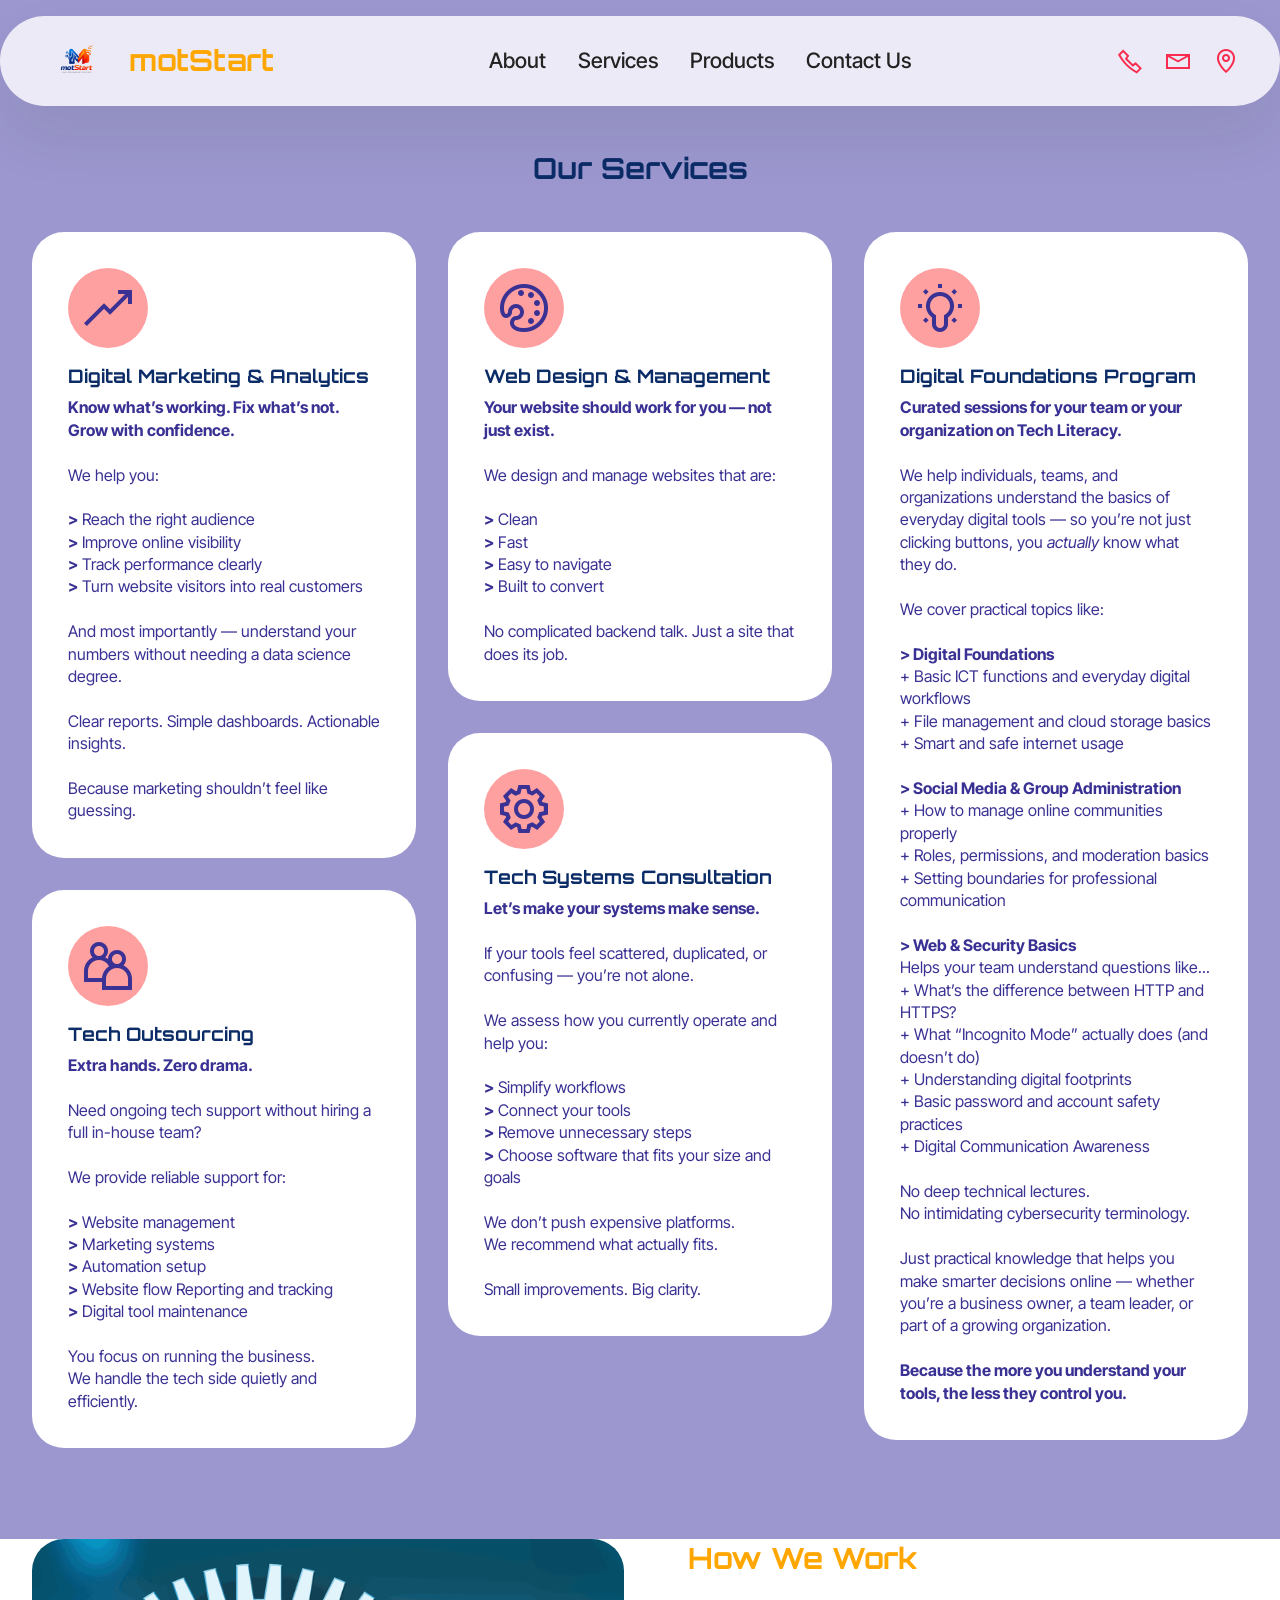
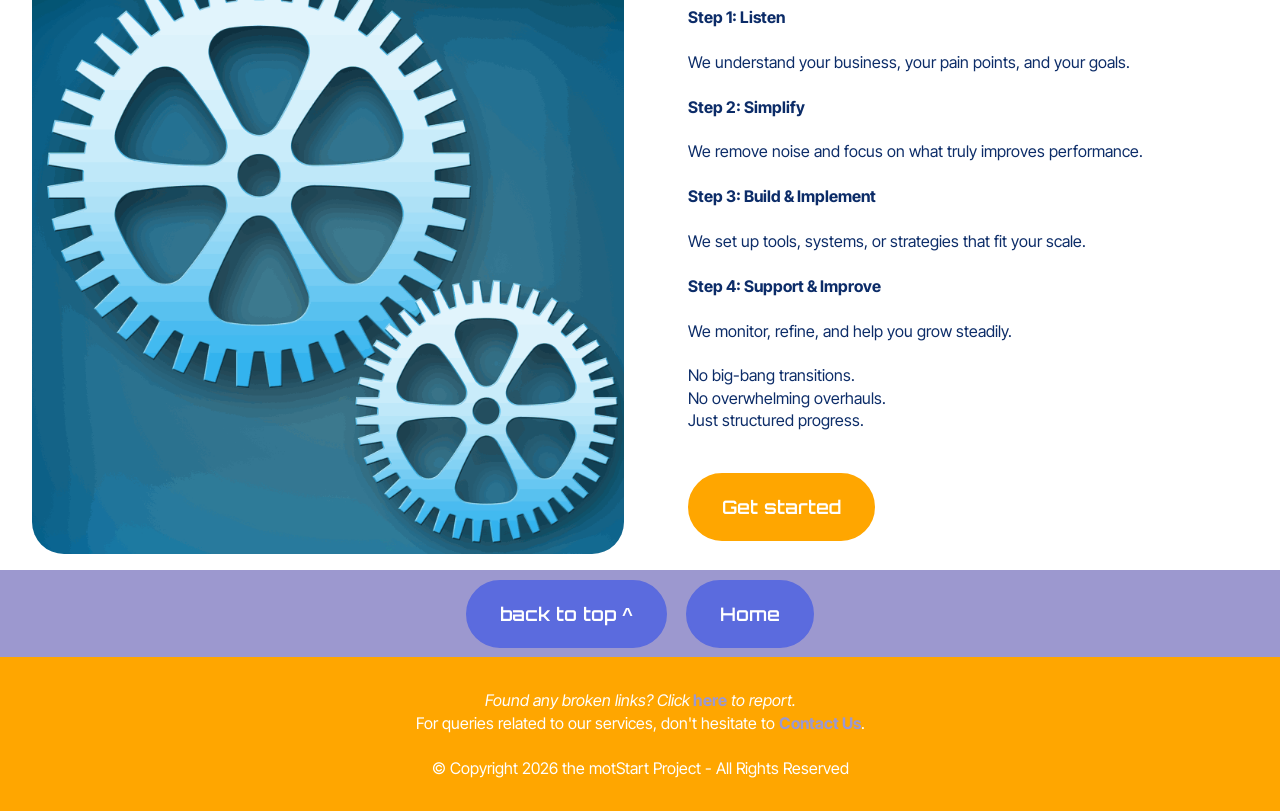
<file: how_we_can_help.html>
<!DOCTYPE html>
<html  >
<head>
 
  <meta charset="UTF-8">
  <meta http-equiv="X-UA-Compatible" content="IE=edge">
  <meta name="generator" content="Mobirise v6.1.12, mobirise.com">
  <meta name="twitter:card" content="summary_large_image"/>
  <meta name="twitter:image:src" content="assets/images/how_we_can_help-meta.png">
  <meta property="og:image" content="assets/images/how_we_can_help-meta.png">
  <meta name="twitter:title" content="Services">
  <meta name="viewport" content="width=device-width, initial-scale=1, minimum-scale=1">
  <link rel="shortcut icon" href="assets/images/motstart-logo1-s-128x103-1.png" type="image/x-icon">
  <meta name="description" content="From web design, digital marketing analytics, to digital Literacy programs-- discover how we can help you improve your business one step at a time.">
  
  
  <title>Services</title>
  <link rel="stylesheet" href="assets/web/assets/mobirise-icons2/mobirise2.css">
  <link rel="stylesheet" href="assets/bootstrap/css/bootstrap.min.css">
  <link rel="stylesheet" href="assets/dropdown/css/style.css">
  <link rel="stylesheet" href="assets/theme/css/style.css">
  <link rel="preload" href="https://fonts.googleapis.com/css?family=Orbitron:400,500,600,700,800,900&display=swap" as="style" onload="this.onload=null;this.rel='stylesheet'">
  <noscript><link rel="stylesheet" href="https://fonts.googleapis.com/css?family=Orbitron:400,500,600,700,800,900&display=swap"></noscript>
  <link rel="preload" href="https://fonts.googleapis.com/css?family=Roboto:100,200,300,400,500,600,700,800,900,100i,200i,300i,400i,500i,600i,700i,800i,900i&display=swap" as="style" onload="this.onload=null;this.rel='stylesheet'">
  <noscript><link rel="stylesheet" href="https://fonts.googleapis.com/css?family=Roboto:100,200,300,400,500,600,700,800,900,100i,200i,300i,400i,500i,600i,700i,800i,900i&display=swap"></noscript>
  <link rel="preload" href="https://fonts.googleapis.com/css?family=Inter+Tight:100,200,300,400,500,600,700,800,900,100i,200i,300i,400i,500i,600i,700i,800i,900i&display=swap" as="style" onload="this.onload=null;this.rel='stylesheet'">
  <noscript><link rel="stylesheet" href="https://fonts.googleapis.com/css?family=Inter+Tight:100,200,300,400,500,600,700,800,900,100i,200i,300i,400i,500i,600i,700i,800i,900i&display=swap"></noscript>
  <link rel="preload" href="https://fonts.googleapis.com/css?family=Material+Symbols+Outlined:100,200,300,400,500,600,700&display=swap" as="style" onload="this.onload=null;this.rel='stylesheet'">
  <noscript><link rel="stylesheet" href="https://fonts.googleapis.com/css?family=Material+Symbols+Outlined:100,200,300,400,500,600,700&display=swap"></noscript>
  <link rel="preload" as="style" href="assets/mobirise/css/mbr-additional.css?v=6Op3EI"><link rel="stylesheet" href="assets/mobirise/css/mbr-additional.css?v=6Op3EI" type="text/css">

  
  
  
</head>
<body>

<!-- Analytics -->
<!-- Google Analytics 4 -->
<script async src="https://www.googletagmanager.com/gtag/js?id=G-MLJT231NXE"></script>
<script>
  window.dataLayer = window.dataLayer || [];
  function gtag(){dataLayer.push(arguments);}
  gtag('js', new Date());

  gtag('config', 'G-MLJT231NXEX', {
    send_page_view: true
  });
</script>

<!-- Custom Event Tracking -->
<script>
document.addEventListener("DOMContentLoaded", function() {

  /* CTA Click Tracking */
  document.querySelectorAll("a, button").forEach(function(el) {
    el.addEventListener("click", function() {
      const text = this.innerText || this.getAttribute("aria-label") || "unknown";
      if(text.toLowerCase().includes("contact") || text.toLowerCase().includes("start") || text.toLowerCase().includes("quote")) {
        gtag('event', 'cta_click', {
          event_category: 'engagement',
          event_label: text
        });
      }
    });
  });

  /* Form Submission Tracking */
  document.querySelectorAll("form").forEach(function(form) {
    form.addEventListener("submit", function() {
      gtag('event', 'form_submission', {
        event_category: 'lead',
        event_label: form.getAttribute("id") || "unnamed_form"
      });
    });
  });

  /* Outbound Link Tracking */
  document.querySelectorAll("a[href^='http']").forEach(function(link) {
    if (!link.href.includes(location.hostname)) {
      link.addEventListener("click", function() {
        gtag('event', 'outbound_click', {
          event_category: 'engagement',
          event_label: link.href
        });
      });
    }
  });

  /* Scroll Depth Tracking */
  let scrollTracked = false;
  window.addEventListener("scroll", function() {
    if (!scrollTracked && (window.innerHeight + window.scrollY) >= document.body.offsetHeight * 0.75) {
      scrollTracked = true;
      gtag('event', 'scroll_75_percent', {
        event_category: 'engagement'
      });
    }
  });

  /* Basic Page Load Time Tracking */
  window.addEventListener("load", function() {
    setTimeout(function() {
      const perfData = window.performance.timing;
      const pageLoadTime = perfData.loadEventEnd - perfData.navigationStart;
      gtag('event', 'page_load_time', {
        event_category: 'performance',
        value: Math.round(pageLoadTime)
      });
    }, 0);
  });

});
</script>
<!-- /Analytics -->


  
  <section data-bs-version="5.1" class="menu menu2 cid-vcCwyXJcU2" once="menu" id="menu02-6">
	

	<nav class="navbar navbar-dropdown navbar-fixed-top navbar-expand-lg">
		<div class="container">
			<div class="navbar-brand">
				<span class="navbar-logo">
					
						<a href="how_we_can_help.html"><img src="assets/images/motstart-logo1-clear-118x79.webp" alt="The motStart Project logo_1" style="height: 3rem;"></a>
					
				</span>
				<span class="navbar-caption-wrap"><a class="navbar-caption text-danger text-primary display-1" href="index.html">motStart</a></span>
			</div>
			<button class="navbar-toggler" type="button" data-toggle="collapse" data-bs-toggle="collapse" data-target="#navbarSupportedContent" data-bs-target="#navbarSupportedContent" aria-controls="navbarNavAltMarkup" aria-expanded="false" aria-label="Toggle navigation">
				<div class="hamburger">
					<span></span>
					<span></span>
					<span></span>
					<span></span>
				</div>
			</button>
			<div class="collapse navbar-collapse" id="navbarSupportedContent">
				<ul class="navbar-nav nav-dropdown nav-right" data-app-modern-menu="true"><li class="nav-item">
						<a class="nav-link link text-black text-primary display-4" href="about_motStartProject.html">About</a>
					</li>
					<li class="nav-item">
						<a class="nav-link link text-black text-primary display-4" href="how_we_can_help.html" aria-expanded="false">Services</a>
					</li><li class="nav-item"><a class="nav-link link text-black text-primary display-4" href="products_ictbooks.html">Products</a></li>
					<li class="nav-item">
						<a class="nav-link link text-black text-primary display-4" href="contact_us.html">Contact Us</a>
					</li></ul>
				<div class="icons-menu">
					<a class="iconfont-wrapper" href="viber://chat?number=+63 991 989 0587">
						<span class="p-2 mbr-iconfont mobi-mbri-phone mobi-mbri"></span>
					</a>
					<a class="iconfont-wrapper" href="mailto:motstartph@gmail.com?subject=Inquiry">
						<span class="p-2 mbr-iconfont mobi-mbri-letter mobi-mbri"></span>
					</a>
					<a class="iconfont-wrapper" href="contact_us.html">
						<span class="p-2 mbr-iconfont mobi-mbri-map-pin mobi-mbri"></span>
					</a>
					
				</div>
				
			</div>
		</div>
	</nav>
</section>

<section data-bs-version="5.1" class="features22 cid-vcEnZYbBST" id="features022-p">
  

  
  
  <div class="container">
    <div class="row mb-5 justify-content-center">
      <div class="col-12 content-head">
        <h3 class="mbr-section-title mbr-fonts-style align-center mb-0 display-2">___</h3>
        <h2 class="mbr-section-subtitle mbr-fonts-style align-center mb-0 mt-4 display-1"><strong>Our Services</strong></h2>
      </div>
    </div>
    <div class="row mbr-masonry" data-masonry="{&quot;percentPosition&quot;: true }">
      <div class="item features-without-image col-12 col-md-6 col-lg-4 item-mb active">
        <div class="item-wrapper">
          <div class="card-box align-left">
            <div class="iconfont-wrapper">
              <span class="mbr-iconfont mobi-mbri-growing-chart mobi-mbri"></span>
            </div>
            <h5 class="card-title mbr-fonts-style display-2"><strong>Digital Marketing &amp; Analytics</strong></h5>
            <p class="card-text mbr-fonts-style display-7"><strong>Know what’s working. Fix what’s not. Grow with confidence.</strong><br><br>We help you:<br><br><strong>&gt;</strong> Reach the right audience<br><strong>&gt;</strong> Improve online visibility<br><strong>&gt;</strong> Track performance clearly<br><strong>&gt;</strong> Turn website visitors into real customers<br><br>And most importantly — understand your numbers without needing a data science degree.<br><br>Clear reports. Simple dashboards. Actionable insights.<br><br>Because marketing shouldn’t feel like guessing.</p>

            
          </div>
        </div>
      </div>
      <div class="item features-without-image col-12 col-md-6 col-lg-4 item-mb">
        <div class="item-wrapper">
          <div class="card-box align-left">
            <div class="iconfont-wrapper">
              <span class="mbr-iconfont mobi-mbri-change-style mobi-mbri"></span>
            </div>
            <h5 class="card-title mbr-fonts-style display-2"><strong>Web Design &amp; Management</strong></h5>
            <p class="card-text mbr-fonts-style display-7"><strong>Your website should work for you — not just exist.</strong><br><br>We design and manage websites that are:<br><br><strong>&gt;</strong> Clean<br><strong>&gt;</strong> Fast<br><strong>&gt;</strong> Easy to navigate<br><strong>&gt;</strong> Built to convert<br><br>No complicated backend talk. Just a site that does its job.</p>

            
          </div>
        </div>
      </div>
      
      
      
      <div class="item features-without-image col-12 col-md-6 col-lg-4 item-mb">
        <div class="item-wrapper">
          <div class="card-box align-left">
            <div class="iconfont-wrapper">
              <span class="mbr-iconfont mobi-mbri-idea mobi-mbri"></span>
            </div>
            <h5 class="card-title mbr-fonts-style display-2"><strong>Digital Foundations Program</strong></h5>
            <p class="card-text mbr-fonts-style display-7"><strong>Curated sessions for your team or your organization on Tech Literacy.</strong><br><br>We help individuals, teams, and organizations understand the basics of everyday digital tools — so you’re not just clicking buttons, you <em style="">actually</em> know what they do.<br><br>We cover practical topics like:<br><br><strong>&gt; Digital Foundations</strong><br>+ Basic ICT functions and everyday digital workflows<br>+ File management and cloud storage basics<br>+ Smart and safe internet usage<br><br><strong>&gt; Social Media &amp; Group Administration</strong><br>+ How to manage online communities properly<br>+ Roles, permissions, and moderation basics<br>+ Setting boundaries for professional communication<br><br><strong>&gt; Web &amp; Security Basics</strong><br>Helps your team understand questions like...<br>+ What’s the difference between HTTP and HTTPS?<br>+ What “Incognito Mode” actually does (and doesn’t do)<br>+ Understanding digital footprints<br>+ Basic password and account safety practices<br>+ Digital Communication Awareness<br><br>No deep technical lectures.<br>No intimidating cybersecurity terminology.<br><br>Just practical knowledge that helps you make smarter decisions online — whether you’re a business owner, a team leader, or part of a growing organization.<br><br><strong>Because the more you understand your tools, the less they control you.</strong><br></p>

            
          </div>
        </div>
      </div><div class="item features-without-image col-12 col-md-6 col-lg-4 item-mb">
        <div class="item-wrapper">
          <div class="card-box align-left">
            <div class="iconfont-wrapper">
              <span class="mbr-iconfont mobi-mbri-setting mobi-mbri"></span>
            </div>
            <h5 class="card-title mbr-fonts-style display-2"><strong>Tech Systems Consultation</strong></h5>
            <p class="card-text mbr-fonts-style display-7"><strong>Let’s make your systems make sense.</strong><br><br>If your tools feel scattered, duplicated, or confusing — you’re not alone.<br><br>We assess how you currently operate and help you:<br><br><strong>&gt;</strong> Simplify workflows<br><strong>&gt;</strong> Connect your tools<br><strong>&gt;</strong> Remove unnecessary steps<br><strong>&gt;</strong> Choose software that fits your size and goals<br><br>We don’t push expensive platforms.<br>We recommend what actually fits.<br><br>Small improvements. Big clarity.</p>

            
          </div>
        </div>
      </div><div class="item features-without-image col-12 col-md-6 col-lg-4 item-mb">
        <div class="item-wrapper">
          <div class="card-box align-left">
            <div class="iconfont-wrapper">
              <span class="mbr-iconfont mobi-mbri-users mobi-mbri"></span>
            </div>
            <h5 class="card-title mbr-fonts-style display-2"><strong>Tech Outsourcing</strong></h5>
            <p class="card-text mbr-fonts-style display-7"><strong>Extra hands. Zero drama.</strong><br><br>Need ongoing tech support without hiring a full in-house team?<br><br>We provide reliable support for:<br><br><strong>&gt;</strong> Website management<br><strong>&gt;</strong> Marketing systems<br><strong>&gt;</strong> Automation setup<br><strong>&gt;</strong> Website flow Reporting and tracking<br><strong>&gt;</strong> Digital tool maintenance<br><br>You focus on running the business.<br>We handle the tech side quietly and efficiently.</p>

            
          </div>
        </div>
      </div>
    </div>
  </div>
</section>

<section data-bs-version="5.1" class="start article2 cid-vcEnt39SzD" id="article02-m">
	

	
	

	<div class="container">
		<div class="row justify-content-center">
			<div class="col-12 col-md-12 col-lg-6 image-wrapper">
				<img class="w-100" src="assets/images/mbr-2-1256x1256.webp" alt="">
			</div>
			<div class="col-12 col-md-12 col-lg">
				<div class="text-wrapper align-left">
					<h1 class="mbr-section-title mbr-fonts-style mb-4 display-1"><strong>How We Work</strong></h1>
					<p class="mbr-text align-left mbr-fonts-style mb-4 display-7"><strong>Step 1: Listen</strong><br><br>We understand your business, your pain points, and your goals.<br><br><strong>Step 2: Simplify</strong><br><br>We remove noise and focus on what truly improves performance.<br><br><strong>Step 3: Build &amp; Implement</strong><br><br>We set up tools, systems, or strategies that fit your scale.<br><br><strong>Step 4: Support &amp; Improve</strong><br><br>We monitor, refine, and help you grow steadily.<br><br>No big-bang transitions.<br>No overwhelming overhauls.<br>Just structured progress.</p>
					<div class="mbr-section-btn align-left mt-3"><a class="btn btn-danger display-2" href="contact_us.html">Get started</a></div>
				</div>
			</div>
		</div>
	</div>
</section>

<section data-bs-version="5.1" class="article16 cid-vcJc41F3ej" id="article16-u">
    
    <div class="container">
        <div class="row justify-content-center">
            <div class="col-md-12 col-lg-10">
                <div class="mbr-section-btn align-center"><a class="btn btn-warning display-2" href="how_we_can_help.html#top">back to top ^</a>
                    <a class="btn btn-warning display-2" href="index.html">Home</a></div>
            </div>
        </div>
    </div>
</section>

<section data-bs-version="5.1" class="footer4 cid-vcEjkBuJy5" once="footers" id="footer04-j">

    

    

    <div class="container">
        <div class="media-container-row align-center mbr-white">
            <div class="col-12">
                <p class="mbr-text mb-0 mbr-fonts-style display-7"><em>Found any broken links? Click<strong> <a href="report_issues.html" class="text-primary"><b>here</b></a></strong> to report.<br></em>For queries related to our services, don't hesitate to<strong><a href="contact_us.html" class="text-primary"> <b>Contact Us</b></a></strong>.<br><br>© Copyright 2026 the motStart Project - All Rights Reserved
                </p>
            </div>
        </div>
    </div>
</section><script src="assets/bootstrap/js/bootstrap.bundle.min.js"></script>  <script src="assets/smoothscroll/smooth-scroll.js"></script>  <script src="assets/ytplayer/index.js"></script>  <script src="assets/dropdown/js/navbar-dropdown.js"></script>  <script src="assets/masonry/masonry.pkgd.min.js"></script>  <script src="assets/imagesloaded/imagesloaded.pkgd.min.js"></script>  <script src="assets/theme/js/script.js"></script>  
  
  
</body>
</html>
</file>
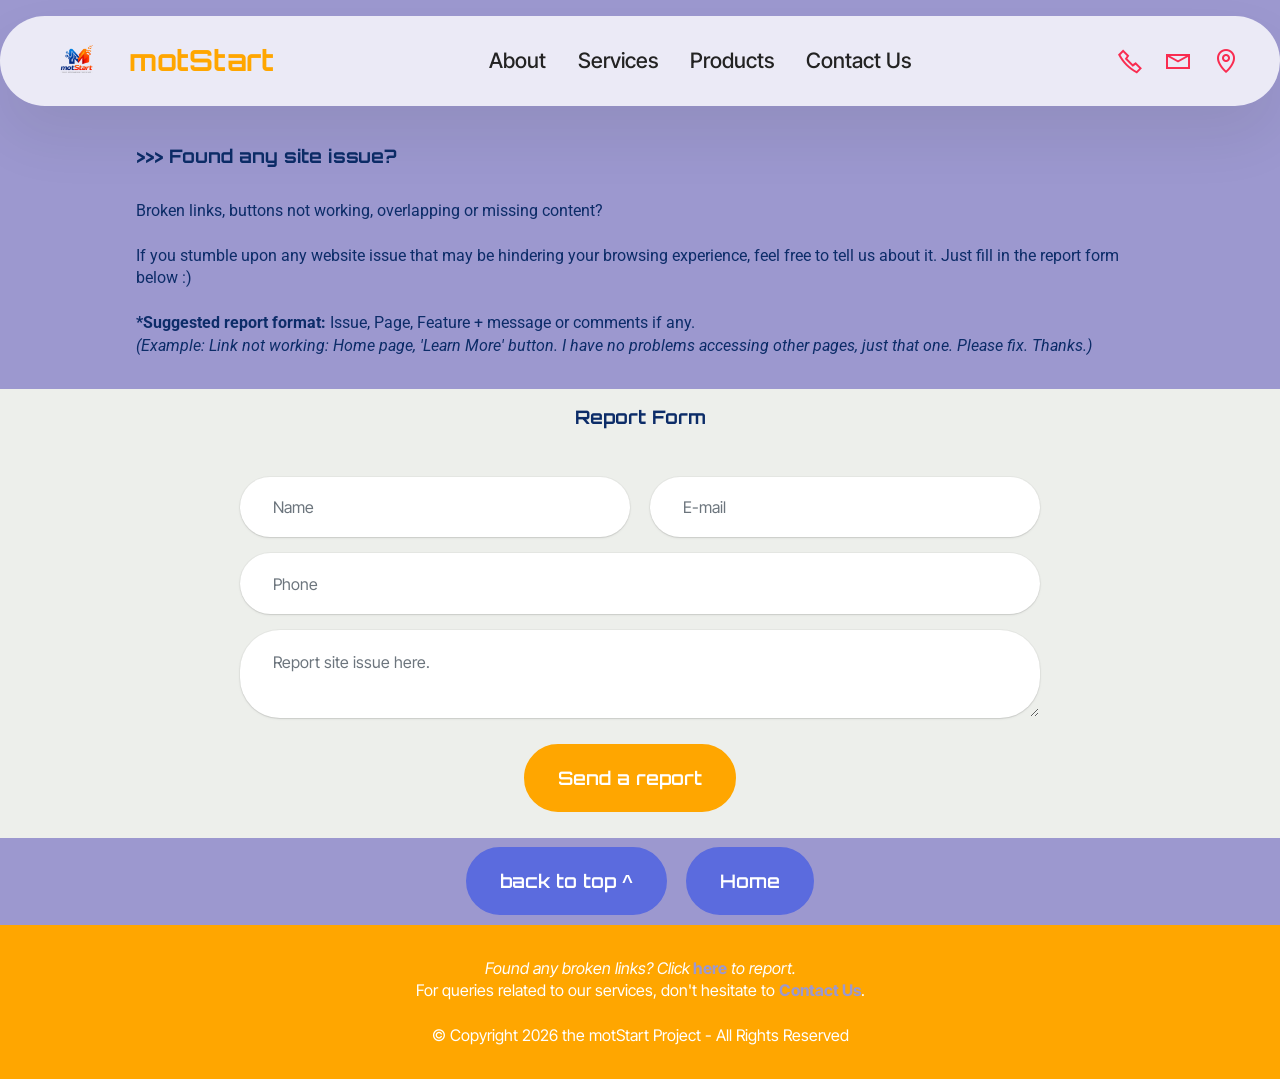
<file: report_issues.html>
<!DOCTYPE html>
<html  >
<head>

  <meta charset="UTF-8">
  <meta http-equiv="X-UA-Compatible" content="IE=edge">
  <meta name="generator" content="Mobirise v6.1.12, mobirise.com">
  <meta name="viewport" content="width=device-width, initial-scale=1, minimum-scale=1">
  <link rel="shortcut icon" href="assets/images/motstart-logo1-s-128x103-1.png" type="image/x-icon">
  <meta name="description" content="If you stumble upon any website issue that may be hindering your browsing experience, feel free to tell us about it.">
  
  
  <title>Report</title>
  <link rel="stylesheet" href="assets/web/assets/mobirise-icons2/mobirise2.css">
  <link rel="stylesheet" href="assets/bootstrap/css/bootstrap.min.css">
  <link rel="stylesheet" href="assets/dropdown/css/style.css">
  <link rel="stylesheet" href="assets/theme/css/style.css">
  <link rel="preload" href="https://fonts.googleapis.com/css?family=Orbitron:400,500,600,700,800,900&display=swap" as="style" onload="this.onload=null;this.rel='stylesheet'">
  <noscript><link rel="stylesheet" href="https://fonts.googleapis.com/css?family=Orbitron:400,500,600,700,800,900&display=swap"></noscript>
  <link rel="preload" href="https://fonts.googleapis.com/css?family=Roboto:100,200,300,400,500,600,700,800,900,100i,200i,300i,400i,500i,600i,700i,800i,900i&display=swap" as="style" onload="this.onload=null;this.rel='stylesheet'">
  <noscript><link rel="stylesheet" href="https://fonts.googleapis.com/css?family=Roboto:100,200,300,400,500,600,700,800,900,100i,200i,300i,400i,500i,600i,700i,800i,900i&display=swap"></noscript>
  <link rel="preload" href="https://fonts.googleapis.com/css?family=Inter+Tight:100,200,300,400,500,600,700,800,900,100i,200i,300i,400i,500i,600i,700i,800i,900i&display=swap" as="style" onload="this.onload=null;this.rel='stylesheet'">
  <noscript><link rel="stylesheet" href="https://fonts.googleapis.com/css?family=Inter+Tight:100,200,300,400,500,600,700,800,900,100i,200i,300i,400i,500i,600i,700i,800i,900i&display=swap"></noscript>
  <link rel="preload" href="https://fonts.googleapis.com/css?family=Material+Symbols+Outlined:100,200,300,400,500,600,700&display=swap" as="style" onload="this.onload=null;this.rel='stylesheet'">
  <noscript><link rel="stylesheet" href="https://fonts.googleapis.com/css?family=Material+Symbols+Outlined:100,200,300,400,500,600,700&display=swap"></noscript>
  <link rel="preload" as="style" href="assets/mobirise/css/mbr-additional.css?v=Rd0DBJ"><link rel="stylesheet" href="assets/mobirise/css/mbr-additional.css?v=Rd0DBJ" type="text/css">

  
  
  
</head>
<body>

<!-- Analytics -->
<!-- Google Analytics 4 -->
<script async src="https://www.googletagmanager.com/gtag/js?id=G-MLJT231NXE"></script>
<script>
  window.dataLayer = window.dataLayer || [];
  function gtag(){dataLayer.push(arguments);}
  gtag('js', new Date());

  gtag('config', 'G-MLJT231NXEX', {
    send_page_view: true
  });
</script>

<!-- Custom Event Tracking -->
<script>
document.addEventListener("DOMContentLoaded", function() {

  /* CTA Click Tracking */
  document.querySelectorAll("a, button").forEach(function(el) {
    el.addEventListener("click", function() {
      const text = this.innerText || this.getAttribute("aria-label") || "unknown";
      if(text.toLowerCase().includes("contact") || text.toLowerCase().includes("start") || text.toLowerCase().includes("quote")) {
        gtag('event', 'cta_click', {
          event_category: 'engagement',
          event_label: text
        });
      }
    });
  });

  /* Form Submission Tracking */
  document.querySelectorAll("form").forEach(function(form) {
    form.addEventListener("submit", function() {
      gtag('event', 'form_submission', {
        event_category: 'lead',
        event_label: form.getAttribute("id") || "unnamed_form"
      });
    });
  });

  /* Outbound Link Tracking */
  document.querySelectorAll("a[href^='http']").forEach(function(link) {
    if (!link.href.includes(location.hostname)) {
      link.addEventListener("click", function() {
        gtag('event', 'outbound_click', {
          event_category: 'engagement',
          event_label: link.href
        });
      });
    }
  });

  /* Scroll Depth Tracking */
  let scrollTracked = false;
  window.addEventListener("scroll", function() {
    if (!scrollTracked && (window.innerHeight + window.scrollY) >= document.body.offsetHeight * 0.75) {
      scrollTracked = true;
      gtag('event', 'scroll_75_percent', {
        event_category: 'engagement'
      });
    }
  });

  /* Basic Page Load Time Tracking */
  window.addEventListener("load", function() {
    setTimeout(function() {
      const perfData = window.performance.timing;
      const pageLoadTime = perfData.loadEventEnd - perfData.navigationStart;
      gtag('event', 'page_load_time', {
        event_category: 'performance',
        value: Math.round(pageLoadTime)
      });
    }, 0);
  });

});
</script>
<!-- /Analytics -->


  
  <section data-bs-version="5.1" class="menu menu2 cid-vcCwyXJcU2" once="menu" id="menu02-x">
	

	<nav class="navbar navbar-dropdown navbar-fixed-top navbar-expand-lg">
		<div class="container">
			<div class="navbar-brand">
				<span class="navbar-logo">
					
						<a href="how_we_can_help.html"><img src="assets/images/motstart-logo1-clear-118x79.webp" alt="The motStart Project logo_1" style="height: 3rem;"></a>
					
				</span>
				<span class="navbar-caption-wrap"><a class="navbar-caption text-danger text-primary display-1" href="index.html">motStart</a></span>
			</div>
			<button class="navbar-toggler" type="button" data-toggle="collapse" data-bs-toggle="collapse" data-target="#navbarSupportedContent" data-bs-target="#navbarSupportedContent" aria-controls="navbarNavAltMarkup" aria-expanded="false" aria-label="Toggle navigation">
				<div class="hamburger">
					<span></span>
					<span></span>
					<span></span>
					<span></span>
				</div>
			</button>
			<div class="collapse navbar-collapse" id="navbarSupportedContent">
				<ul class="navbar-nav nav-dropdown nav-right" data-app-modern-menu="true"><li class="nav-item">
						<a class="nav-link link text-black text-primary display-4" href="about_motStartProject.html">About</a>
					</li>
					<li class="nav-item">
						<a class="nav-link link text-black text-primary display-4" href="how_we_can_help.html" aria-expanded="false">Services</a>
					</li><li class="nav-item"><a class="nav-link link text-black text-primary display-4" href="products_ictbooks.html">Products</a></li>
					<li class="nav-item">
						<a class="nav-link link text-black text-primary display-4" href="contact_us.html">Contact Us</a>
					</li></ul>
				<div class="icons-menu">
					<a class="iconfont-wrapper" href="viber://chat?number=+63 991 989 0587">
						<span class="p-2 mbr-iconfont mobi-mbri-phone mobi-mbri"></span>
					</a>
					<a class="iconfont-wrapper" href="mailto:motstartph@gmail.com?subject=Inquiry">
						<span class="p-2 mbr-iconfont mobi-mbri-letter mobi-mbri"></span>
					</a>
					<a class="iconfont-wrapper" href="contact_us.html">
						<span class="p-2 mbr-iconfont mobi-mbri-map-pin mobi-mbri"></span>
					</a>
					
				</div>
				
			</div>
		</div>
	</nav>
</section>

<section data-bs-version="5.1" class="article12 cid-vcJjOEwO6y" id="article12-10">    
    
    <div class="container">
        <div class="row justify-content-center">
            <div class="col-md-12 col-lg-10">
                <h3 class="mbr-section-title mbr-fonts-style mb-4 mt-0 display-2"><strong>&gt;&gt;&gt; Found any site issue?</strong></h3>
                
                <p class="mbr-text mbr-fonts-style display-5">Broken links, buttons not working, overlapping or missing content?<br><br>If you stumble upon any website issue that may be hindering your browsing experience, feel free to tell us about it. Just fill in the report form below :)<br><br><strong>*Suggested report format:</strong> Issue, Page, Feature + message or comments if any.<br><em>(Example: Link not working: Home page, 'Learn More' button. I have no problems accessing other pages, just that one. Please fix. Thanks.)</em></p>
            </div>
        </div>
    </div>
</section>

<section data-bs-version="5.1" class="form5 cid-vcJgAU8olU" id="form02-z">
    
    
    <div class="container">
        <div class="row justify-content-center">
            <div class="col-12 content-head">
                <div class="mbr-section-head mb-5">
                    <h3 class="mbr-section-title mbr-fonts-style align-center mb-0 display-2"><strong>Report Form</strong></h3>
                    
                </div>
            </div>
        </div>
        <div class="row justify-content-center">
            <div class="col-lg-8 mx-auto mbr-form" data-form-type="formoid">
                <form action="https://mobirise.eu/" method="POST" class="mbr-form form-with-styler" data-form-title="Form Name"><input type="hidden" name="email" data-form-email="true" value="x2w5tAC6Zb2Qhel6jq2cArSosHSql6wLIKSnMbrnHdzlN38plR0vguOP1MxcrgwL4Bc4c3VjwWCPO+/FojFoFUF+tEU5/6PWl+l5Trun6HIb2VWaBjJMMzDoeLbj/UOh">
                    <div class="row">
                        <div hidden="hidden" data-form-alert="" class="alert alert-success col-12">Thanks for the report, beautiful human. We wish you a fantastic day ahead :)</div>
                        <div hidden="hidden" data-form-alert-danger="" class="alert alert-danger col-12">
                            Oops...! some problem!
                        </div>
                    </div>
                    <div class="dragArea row">
                        <div class="col-md col-sm-12 form-group mb-3" data-for="name">
                            <input type="text" name="name" placeholder="Name" data-form-field="name" class="form-control" value="" id="name-form02-z">
                        </div>
                        <div class="col-md col-sm-12 form-group mb-3" data-for="email">
                            <input type="email" name="email" placeholder="E-mail" data-form-field="email" class="form-control" value="" id="email-form02-z">
                        </div>
                        <div class="col-12 form-group mb-3" data-for="phone">
                            <input type="tel" name="phone" placeholder="Phone " data-form-field="phone" class="form-control" value="" id="phone-form02-z">
                        </div>
                        <div class="col-12 form-group mb-3" data-for="textarea">
                            <textarea name="textarea" placeholder="Report site issue here." data-form-field="textarea" class="form-control" id="textarea-form02-z"></textarea>
                        </div>
                        <div class="col-lg-12 col-md-12 col-sm-12 align-center mbr-section-btn"><button type="submit" class="btn btn-danger display-2">Send a report</button></div>
                    </div>
                </form>
            </div>
        </div>
    </div>
</section>

<section data-bs-version="5.1" class="article16 cid-vcJlfwxyRi" id="article16-11">
    
    <div class="container">
        <div class="row justify-content-center">
            <div class="col-md-12 col-lg-10">
                <div class="mbr-section-btn align-center"><a class="btn btn-warning display-2" href="report_issues.html#top">back to top ^</a>
                    <a class="btn btn-warning display-2" href="index.html">Home</a></div>
            </div>
        </div>
    </div>
</section>

<section data-bs-version="5.1" class="footer4 cid-vcEjkBuJy5" once="footers" id="footer04-y">

    

    

    <div class="container">
        <div class="media-container-row align-center mbr-white">
            <div class="col-12">
                <p class="mbr-text mb-0 mbr-fonts-style display-7"><em>Found any broken links? Click<strong> <a href="report_issues.html" class="text-primary"><b>here</b></a></strong> to report.<br></em>For queries related to our services, don't hesitate to<strong><a href="contact_us.html" class="text-primary"> <b>Contact Us</b></a></strong>.<br><br>© Copyright 2026 the motStart Project - All Rights Reserved
                </p>
            </div>
        </div>
    </div>
</section><script src="assets/bootstrap/js/bootstrap.bundle.min.js"></script>  <script src="assets/smoothscroll/smooth-scroll.js"></script>  <script src="assets/ytplayer/index.js"></script>  <script src="assets/dropdown/js/navbar-dropdown.js"></script>  <script src="assets/theme/js/script.js"></script>  <script src="assets/formoid/formoid.min.js"></script>  
  
  
</body>
</html>
</file>
<file: assets/web/assets/mobirise-icons2/mobirise2.css>
@font-face {
  font-family: 'Moririse2';
  font-display: swap;
  src:  url('mobirise2.eot?f2bix4');
  src:  url('mobirise2.eot?f2bix4#iefix') format('embedded-opentype'),
    url('mobirise2.woff2?f2bix4') format('woff2'),
    url('mobirise2.woff?f2bix4') format('woff'),
    url('mobirise2.ttf?f2bix4') format('truetype'),
    url('mobirise2.svg?f2bix4#mobirise2') format('svg');
  font-weight: normal;
  font-style: normal;
}

[class^="mobi-"], [class*=" mobi-"] {
  /* use !important to prevent issues with browser extensions that change fonts */
  font-family: 'Moririse2' !important;
  speak: none;
  font-style: normal;
  font-weight: normal;
  font-variant: normal;
  text-transform: none;
  line-height: 1;

  /* Better Font Rendering =========== */
  -webkit-font-smoothing: antialiased;
  -moz-osx-font-smoothing: grayscale;
}

.mobi-mbri-add-submenu:before {
  content: "\e900";
}
.mobi-mbri-alert:before {
  content: "\e901";
}
.mobi-mbri-align-center:before {
  content: "\e902";
}
.mobi-mbri-align-justify:before {
  content: "\e903";
}
.mobi-mbri-align-left:before {
  content: "\e904";
}
.mobi-mbri-align-right:before {
  content: "\e905";
}
.mobi-mbri-android:before {
  content: "\e906";
}
.mobi-mbri-apple:before {
  content: "\e907";
}
.mobi-mbri-arrow-down:before {
  content: "\e908";
}
.mobi-mbri-arrow-next:before {
  content: "\e909";
}
.mobi-mbri-arrow-prev:before {
  content: "\e90a";
}
.mobi-mbri-arrow-up:before {
  content: "\e90b";
}
.mobi-mbri-bold:before {
  content: "\e90c";
}
.mobi-mbri-bookmark:before {
  content: "\e90d";
}
.mobi-mbri-bootstrap:before {
  content: "\e90e";
}
.mobi-mbri-briefcase:before {
  content: "\e90f";
}
.mobi-mbri-browse:before {
  content: "\e910";
}
.mobi-mbri-bulleted-list:before {
  content: "\e911";
}
.mobi-mbri-calendar:before {
  content: "\e912";
}
.mobi-mbri-camera:before {
  content: "\e913";
}
.mobi-mbri-cart-add:before {
  content: "\e914";
}
.mobi-mbri-cart-full:before {
  content: "\e915";
}
.mobi-mbri-cash:before {
  content: "\e916";
}
.mobi-mbri-change-style:before {
  content: "\e917";
}
.mobi-mbri-chat:before {
  content: "\e918";
}
.mobi-mbri-clock:before {
  content: "\e919";
}
.mobi-mbri-close:before {
  content: "\e91a";
}
.mobi-mbri-cloud:before {
  content: "\e91b";
}
.mobi-mbri-code:before {
  content: "\e91c";
}
.mobi-mbri-contact-form:before {
  content: "\e91d";
}
.mobi-mbri-credit-card:before {
  content: "\e91e";
}
.mobi-mbri-cursor-click:before {
  content: "\e91f";
}
.mobi-mbri-cust-feedback:before {
  content: "\e920";
}
.mobi-mbri-database:before {
  content: "\e921";
}
.mobi-mbri-delivery:before {
  content: "\e922";
}
.mobi-mbri-desktop:before {
  content: "\e923";
}
.mobi-mbri-devices:before {
  content: "\e924";
}
.mobi-mbri-down:before {
  content: "\e925";
}
.mobi-mbri-download-2:before {
  content: "\e926";
}
.mobi-mbri-download:before {
  content: "\e927";
}
.mobi-mbri-drag-n-drop-2:before {
  content: "\e928";
}
.mobi-mbri-drag-n-drop:before {
  content: "\e929";
}
.mobi-mbri-edit-2:before {
  content: "\e92a";
}
.mobi-mbri-edit:before {
  content: "\e92b";
}
.mobi-mbri-error:before {
  content: "\e92c";
}
.mobi-mbri-extension:before {
  content: "\e92d";
}
.mobi-mbri-features:before {
  content: "\e92e";
}
.mobi-mbri-file:before {
  content: "\e92f";
}
.mobi-mbri-flag:before {
  content: "\e930";
}
.mobi-mbri-folder:before {
  content: "\e931";
}
.mobi-mbri-gift:before {
  content: "\e932";
}
.mobi-mbri-github:before {
  content: "\e933";
}
.mobi-mbri-globe-2:before {
  content: "\e934";
}
.mobi-mbri-globe:before {
  content: "\e935";
}
.mobi-mbri-growing-chart:before {
  content: "\e936";
}
.mobi-mbri-hearth:before {
  content: "\e937";
}
.mobi-mbri-help:before {
  content: "\e938";
}
.mobi-mbri-home:before {
  content: "\e939";
}
.mobi-mbri-hot-cup:before {
  content: "\e93a";
}
.mobi-mbri-idea:before {
  content: "\e93b";
}
.mobi-mbri-image-gallery:before {
  content: "\e93c";
}
.mobi-mbri-image-slider:before {
  content: "\e93d";
}
.mobi-mbri-info:before {
  content: "\e93e";
}
.mobi-mbri-italic:before {
  content: "\e93f";
}
.mobi-mbri-key:before {
  content: "\e940";
}
.mobi-mbri-laptop:before {
  content: "\e941";
}
.mobi-mbri-layers:before {
  content: "\e942";
}
.mobi-mbri-left-right:before {
  content: "\e943";
}
.mobi-mbri-left:before {
  content: "\e944";
}
.mobi-mbri-letter:before {
  content: "\e945";
}
.mobi-mbri-like:before {
  content: "\e946";
}
.mobi-mbri-link:before {
  content: "\e947";
}
.mobi-mbri-lock:before {
  content: "\e948";
}
.mobi-mbri-login:before {
  content: "\e949";
}
.mobi-mbri-logout:before {
  content: "\e94a";
}
.mobi-mbri-magic-stick:before {
  content: "\e94b";
}
.mobi-mbri-map-pin:before {
  content: "\e94c";
}
.mobi-mbri-menu:before {
  content: "\e94d";
}
.mobi-mbri-mobile-2:before {
  content: "\e94e";
}
.mobi-mbri-mobile-horizontal:before {
  content: "\e94f";
}
.mobi-mbri-mobile:before {
  content: "\e950";
}
.mobi-mbri-mobirise:before {
  content: "\e951";
}
.mobi-mbri-more-horizontal:before {
  content: "\e952";
}
.mobi-mbri-more-vertical:before {
  content: "\e953";
}
.mobi-mbri-music:before {
  content: "\e954";
}
.mobi-mbri-new-file:before {
  content: "\e955";
}
.mobi-mbri-numbered-list:before {
  content: "\e956";
}
.mobi-mbri-opened-folder:before {
  content: "\e957";
}
.mobi-mbri-pages:before {
  content: "\e958";
}
.mobi-mbri-paper-plane:before {
  content: "\e959";
}
.mobi-mbri-paperclip:before {
  content: "\e95a";
}
.mobi-mbri-phone:before {
  content: "\e95b";
}
.mobi-mbri-photo:before {
  content: "\e95c";
}
.mobi-mbri-photos:before {
  content: "\e95d";
}
.mobi-mbri-pin:before {
  content: "\e95e";
}
.mobi-mbri-play:before {
  content: "\e95f";
}
.mobi-mbri-plus:before {
  content: "\e960";
}
.mobi-mbri-preview:before {
  content: "\e961";
}
.mobi-mbri-print:before {
  content: "\e962";
}
.mobi-mbri-protect:before {
  content: "\e963";
}
.mobi-mbri-question:before {
  content: "\e964";
}
.mobi-mbri-quote-left:before {
  content: "\e965";
}
.mobi-mbri-quote-right:before {
  content: "\e966";
}
.mobi-mbri-redo:before {
  content: "\e967";
}
.mobi-mbri-refresh:before {
  content: "\e968";
}
.mobi-mbri-responsive-2:before {
  content: "\e969";
}
.mobi-mbri-responsive:before {
  content: "\e96a";
}
.mobi-mbri-right:before {
  content: "\e96b";
}
.mobi-mbri-rocket:before {
  content: "\e96c";
}
.mobi-mbri-sad-face:before {
  content: "\e96d";
}
.mobi-mbri-sale:before {
  content: "\e96e";
}
.mobi-mbri-save:before {
  content: "\e96f";
}
.mobi-mbri-search:before {
  content: "\e970";
}
.mobi-mbri-setting-2:before {
  content: "\e971";
}
.mobi-mbri-setting-3:before {
  content: "\e972";
}
.mobi-mbri-setting:before {
  content: "\e973";
}
.mobi-mbri-share:before {
  content: "\e974";
}
.mobi-mbri-shopping-bag:before {
  content: "\e975";
}
.mobi-mbri-shopping-basket:before {
  content: "\e976";
}
.mobi-mbri-shopping-cart:before {
  content: "\e977";
}
.mobi-mbri-sites:before {
  content: "\e978";
}
.mobi-mbri-smile-face:before {
  content: "\e979";
}
.mobi-mbri-speed:before {
  content: "\e97a";
}
.mobi-mbri-star:before {
  content: "\e97b";
}
.mobi-mbri-success:before {
  content: "\e97c";
}
.mobi-mbri-sun:before {
  content: "\e97d";
}
.mobi-mbri-sun2:before {
  content: "\e97e";
}
.mobi-mbri-tablet-vertical:before {
  content: "\e97f";
}
.mobi-mbri-tablet:before {
  content: "\e980";
}
.mobi-mbri-target:before {
  content: "\e981";
}
.mobi-mbri-timer:before {
  content: "\e982";
}
.mobi-mbri-to-ftp:before {
  content: "\e983";
}
.mobi-mbri-to-local-drive:before {
  content: "\e984";
}
.mobi-mbri-touch-swipe:before {
  content: "\e985";
}
.mobi-mbri-touch:before {
  content: "\e986";
}
.mobi-mbri-trash:before {
  content: "\e987";
}
.mobi-mbri-underline:before {
  content: "\e988";
}
.mobi-mbri-undo:before {
  content: "\e989";
}
.mobi-mbri-unlink:before {
  content: "\e98a";
}
.mobi-mbri-unlock:before {
  content: "\e98b";
}
.mobi-mbri-up-down:before {
  content: "\e98c";
}
.mobi-mbri-up:before {
  content: "\e98d";
}
.mobi-mbri-update:before {
  content: "\e98e";
}
.mobi-mbri-upload-2:before {
  content: "\e98f";
}
.mobi-mbri-upload:before {
  content: "\e990";
}
.mobi-mbri-user-2:before {
  content: "\e991";
}
.mobi-mbri-user:before {
  content: "\e992";
}
.mobi-mbri-users:before {
  content: "\e993";
}
.mobi-mbri-video-play:before {
  content: "\e994";
}
.mobi-mbri-video:before {
  content: "\e995";
}
.mobi-mbri-watch:before {
  content: "\e996";
}
.mobi-mbri-website-theme-2:before {
  content: "\e997";
}
.mobi-mbri-website-theme:before {
  content: "\e998";
}
.mobi-mbri-wifi:before {
  content: "\e999";
}
.mobi-mbri-windows:before {
  content: "\e99a";
}
.mobi-mbri-zoom-in:before {
  content: "\e99b";
}
.mobi-mbri-zoom-out:before {
  content: "\e99c";
}
</file>
<file: assets/dropdown/css/style.css>
.navbar-dropdown {
  left: 0;
  padding: 0;
  position: absolute;
  right: 0;
  top: 0;
  transition: all 0.45s ease;
  z-index: 1030;
  background: #282828; }
  .navbar-dropdown .navbar-logo {
    margin-right: 0.8rem;
    transition: margin 0.3s ease-in-out;
    vertical-align: middle; }
    .navbar-dropdown .navbar-logo img {
      height: 3.125rem;
      transition: all 0.3s ease-in-out; }
    .navbar-dropdown .navbar-logo.mbr-iconfont {
      font-size: 3.125rem;
      line-height: 3.125rem; }
  .navbar-dropdown .navbar-caption {
    font-weight: 700;
    white-space: normal;
    vertical-align: -4px;
    line-height: 3.125rem !important; }
    .navbar-dropdown .navbar-caption, .navbar-dropdown .navbar-caption:hover {
      color: inherit;
      text-decoration: none; }
  .navbar-dropdown .mbr-iconfont + .navbar-caption {
    vertical-align: -1px; }
  .navbar-dropdown.navbar-fixed-top {
    position: fixed; }
  .navbar-dropdown .navbar-brand span {
    vertical-align: -4px; }
  .navbar-dropdown.bg-color.transparent {
    background: none; }
  .navbar-dropdown.navbar-short .navbar-brand {
    padding: 0.625rem 0; }
    .navbar-dropdown.navbar-short .navbar-brand span {
      vertical-align: -1px; }
  .navbar-dropdown.navbar-short .navbar-caption {
    line-height: 2.375rem !important;
    vertical-align: -2px; }
  .navbar-dropdown.navbar-short .navbar-logo {
    margin-right: 0.5rem; }
    .navbar-dropdown.navbar-short .navbar-logo img {
      height: 2.375rem; }
    .navbar-dropdown.navbar-short .navbar-logo.mbr-iconfont {
      font-size: 2.375rem;
      line-height: 2.375rem; }
  .navbar-dropdown.navbar-short .mbr-table-cell {
    height: 3.625rem; }
  .navbar-dropdown .navbar-close {
    left: 0.6875rem;
    position: fixed;
    top: 0.75rem;
    z-index: 1000; }
  .navbar-dropdown .hamburger-icon {
    content: "";
    display: inline-block;
    vertical-align: middle;
    width: 16px;
    -webkit-box-shadow: 0 -6px 0 1px #282828,0 0 0 1px #282828,0 6px 0 1px #282828;
    -moz-box-shadow: 0 -6px 0 1px #282828,0 0 0 1px #282828,0 6px 0 1px #282828;
    box-shadow: 0 -6px 0 1px #282828,0 0 0 1px #282828,0 6px 0 1px #282828; }

.dropdown-menu .dropdown-toggle[data-toggle="dropdown-submenu"]::after {
  border-bottom: 0.35em solid transparent;
  border-left: 0.35em solid;
  border-right: 0;
  border-top: 0.35em solid transparent;
  margin-left: 0.3rem; }

.dropdown-menu .dropdown-item:focus {
  outline: 0; }

.nav-dropdown {
  font-size: 0.75rem;
  font-weight: 500;
  height: auto !important; }
  .nav-dropdown .nav-btn {
    padding-left: 1rem; }
  .nav-dropdown .link {
    margin: .667em 1.667em;
    font-weight: 500;
    padding: 0;
    transition: color .2s ease-in-out; }
    .nav-dropdown .link.dropdown-toggle {
      margin-right: 2.583em; }
      .nav-dropdown .link.dropdown-toggle::after {
        margin-left: .25rem;
        border-top: 0.35em solid;
        border-right: 0.35em solid transparent;
        border-left: 0.35em solid transparent;
        border-bottom: 0; }
      .nav-dropdown .link.dropdown-toggle[aria-expanded="true"] {
        margin: 0;
        padding: 0.667em 3.263em  0.667em 1.667em; }
  .nav-dropdown .link::after,
  .nav-dropdown .dropdown-item::after {
    color: inherit; }
  .nav-dropdown .btn {
    font-size: 0.75rem;
    font-weight: 700;
    letter-spacing: 0;
    margin-bottom: 0;
    padding-left: 1.25rem;
    padding-right: 1.25rem; }
  .nav-dropdown .dropdown-menu {
    border-radius: 0;
    border: 0;
    left: 0;
    margin: 0;
    padding-bottom: 1.25rem;
    padding-top: 1.25rem;
    position: relative; }
  .nav-dropdown .dropdown-submenu {
    margin-left: 0.125rem;
    top: 0; }
  .nav-dropdown .dropdown-item {
    font-weight: 500;
    line-height: 2;
    padding: 0.3846em 4.615em 0.3846em 1.5385em;
    position: relative;
    transition: color .2s ease-in-out, background-color .2s ease-in-out; }
    .nav-dropdown .dropdown-item::after {
      margin-top: -0.3077em;
      position: absolute;
      right: 1.1538em;
      top: 50%; }
    .nav-dropdown .dropdown-item:focus, .nav-dropdown .dropdown-item:hover {
      background: none; }

@media (max-width: 767px) {
  .nav-dropdown.navbar-toggleable-sm {
    bottom: 0;
    display: none;
    left: 0;
    overflow-x: hidden;
    position: fixed;
    top: 0;
    transform: translateX(-100%);
    -ms-transform: translateX(-100%);
    -webkit-transform: translateX(-100%);
    width: 18.75rem;
    z-index: 999; } }
.nav-dropdown.navbar-toggleable-xl {
  bottom: 0;
  display: none;
  left: 0;
  overflow-x: hidden;
  position: fixed;
  top: 0;
  transform: translateX(-100%);
  -ms-transform: translateX(-100%);
  -webkit-transform: translateX(-100%);
  width: 18.75rem;
  z-index: 999; }

.nav-dropdown-sm {
  display: block !important;
  overflow-x: hidden;
  overflow: auto;
  padding-top: 3.875rem; }
  .nav-dropdown-sm::after {
    content: "";
    display: block;
    height: 3rem;
    width: 100%; }
  .nav-dropdown-sm.collapse.in ~ .navbar-close {
    display: block !important; }
  .nav-dropdown-sm.collapsing, .nav-dropdown-sm.collapse.in {
    transform: translateX(0);
    -ms-transform: translateX(0);
    -webkit-transform: translateX(0);
    transition: all 0.25s ease-out;
    -webkit-transition: all 0.25s ease-out;
    background: #282828; }
  .nav-dropdown-sm.collapsing[aria-expanded="false"] {
    transform: translateX(-100%);
    -ms-transform: translateX(-100%);
    -webkit-transform: translateX(-100%); }
  .nav-dropdown-sm .nav-item {
    display: block;
    margin-left: 0 !important;
    padding-left: 0; }
  .nav-dropdown-sm .link,
  .nav-dropdown-sm .dropdown-item {
    border-top: 1px dotted rgba(255, 255, 255, 0.1);
    font-size: 0.8125rem;
    line-height: 1.6;
    margin: 0 !important;
    padding: 0.875rem 2.4rem 0.875rem 1.5625rem !important;
    position: relative;
    white-space: normal; }
    .nav-dropdown-sm .link:focus, .nav-dropdown-sm .link:hover,
    .nav-dropdown-sm .dropdown-item:focus,
    .nav-dropdown-sm .dropdown-item:hover {
      background: rgba(0, 0, 0, 0.2) !important;
      color: #c0a375; }
  .nav-dropdown-sm .nav-btn {
    position: relative;
    padding: 1.5625rem 1.5625rem 0 1.5625rem; }
    .nav-dropdown-sm .nav-btn::before {
      border-top: 1px dotted rgba(255, 255, 255, 0.1);
      content: "";
      left: 0;
      position: absolute;
      top: 0;
      width: 100%; }
    .nav-dropdown-sm .nav-btn + .nav-btn {
      padding-top: 0.625rem; }
      .nav-dropdown-sm .nav-btn + .nav-btn::before {
        display: none; }
  .nav-dropdown-sm .btn {
    padding: 0.625rem 0; }
  .nav-dropdown-sm .dropdown-toggle[data-toggle="dropdown-submenu"]::after {
    margin-left: .25rem;
    border-top: 0.35em solid;
    border-right: 0.35em solid transparent;
    border-left: 0.35em solid transparent;
    border-bottom: 0; }
  .nav-dropdown-sm .dropdown-toggle[data-toggle="dropdown-submenu"][aria-expanded="true"]::after {
    border-top: 0;
    border-right: 0.35em solid transparent;
    border-left: 0.35em solid transparent;
    border-bottom: 0.35em solid; }
  .nav-dropdown-sm .dropdown-menu {
    margin: 0;
    padding: 0;
    position: relative;
    top: 0;
    left: 0;
    width: 100%;
    border: 0;
    float: none;
    border-radius: 0;
    background: none; }
  .nav-dropdown-sm .dropdown-submenu {
    left: 100%;
    margin-left: 0.125rem;
    margin-top: -1.25rem;
    top: 0; }

.navbar-toggleable-sm .nav-dropdown .dropdown-menu {
  position: absolute; }

.navbar-toggleable-sm .nav-dropdown .dropdown-submenu {
  left: 100%;
  margin-left: 0.125rem;
  margin-top: -1.25rem;
  top: 0; }

.navbar-toggleable-sm.opened .nav-dropdown .dropdown-menu {
  position: relative; }

.navbar-toggleable-sm.opened .nav-dropdown .dropdown-submenu {
  left: 0;
  margin-left: 00rem;
  margin-top: 0rem;
  top: 0; }

.is-builder .nav-dropdown.collapsing {
  transition: none !important; }
</file>
<file: assets/theme/css/style.css>
@charset "UTF-8";
section {
  background-color: #ffffff;
}

body {
  font-style: normal;
  line-height: 1.5;
  font-weight: 400;
  color: #232323;
  position: relative;
}

button {
  background-color: transparent;
  border-color: transparent;
}

.embla__button,
.carousel-control {
  background-color: #edefea !important;
  opacity: 0.8 !important;
  color: #464845 !important;
  border-color: #edefea !important;
}

.carousel .close,
.modalWindow .close {
  background-color: #edefea !important;
  color: #464845 !important;
  border-color: #edefea !important;
  opacity: 0.8 !important;
}

.carousel .close:hover,
.modalWindow .close:hover {
  opacity: 1 !important;
}

.carousel-indicators li {
  background-color: #edefea !important;
  border: 2px solid #464845 !important;
}

.carousel-indicators li:hover,
.carousel-indicators li:active {
  opacity: 0.8 !important;
}

.embla__button:hover,
.carousel-control:hover {
  background-color: #edefea !important;
  opacity: 1 !important;
}

.modalWindow-video-container {
  height: 80%;
}

section,
.container,
.container-fluid {
  position: relative;
  word-wrap: break-word;
}

a.mbr-iconfont:hover {
  text-decoration: none;
}

.article .lead p,
.article .lead ul,
.article .lead ol,
.article .lead pre,
.article .lead blockquote {
  margin-bottom: 0;
}

a {
  font-style: normal;
  font-weight: 400;
  cursor: pointer;
}
a, a:hover {
  text-decoration: none;
}

.mbr-section-title {
  font-style: normal;
  line-height: 1.3;
}

.mbr-section-subtitle {
  line-height: 1.3;
}

.mbr-text {
  font-style: normal;
  line-height: 1.7;
}

h1,
h2,
h3,
h4,
h5,
h6,
.display-1,
.display-2,
.display-4,
.display-5,
.display-7,
span,
p,
a {
  line-height: 1;
  word-break: break-word;
  word-wrap: break-word;
  font-weight: 400;
}

b,
strong {
  font-weight: bold;
}

input:-webkit-autofill, input:-webkit-autofill:hover, input:-webkit-autofill:focus, input:-webkit-autofill:active {
  transition-delay: 9999s;
  -webkit-transition-property: background-color, color;
  transition-property: background-color, color;
}

textarea[type=hidden] {
  display: none;
}

section {
  background-position: 50% 50%;
  background-repeat: no-repeat;
  background-size: cover;
}
section .mbr-background-video,
section .mbr-background-video-preview {
  position: absolute;
  bottom: 0;
  left: 0;
  right: 0;
  top: 0;
}

.hidden {
  visibility: hidden;
}

.mbr-z-index20 {
  z-index: 20;
}

/*! Base colors */
.mbr-white {
  color: #ffffff;
}

.mbr-black {
  color: #111111;
}

.mbr-bg-white {
  background-color: #ffffff;
}

.mbr-bg-black {
  background-color: #000000;
}

/*! Text-aligns */
.align-left {
  text-align: left;
}

.align-center {
  text-align: center;
}

.align-right {
  text-align: right;
}

/*! Font-weight  */
.mbr-light {
  font-weight: 300;
}

.mbr-regular {
  font-weight: 400;
}

.mbr-semibold {
  font-weight: 500;
}

.mbr-bold {
  font-weight: 700;
}

/*! Media  */
.media-content {
  flex-basis: 100%;
}

.media-container-row {
  display: flex;
  flex-direction: row;
  flex-wrap: wrap;
  justify-content: center;
  align-content: center;
  align-items: start;
}
.media-container-row .media-size-item {
  width: 400px;
}

.media-container-column {
  display: flex;
  flex-direction: column;
  flex-wrap: wrap;
  justify-content: center;
  align-content: center;
  align-items: stretch;
}
.media-container-column > * {
  width: 100%;
}

@media (min-width: 992px) {
  .media-container-row {
    flex-wrap: nowrap;
  }
}
figure {
  margin-bottom: 0;
  overflow: hidden;
}

figure[mbr-media-size] {
  transition: width 0.1s;
}

img,
iframe {
  display: block;
  width: 100%;
}

.card {
  background-color: transparent;
  border: none;
}

.card-box {
  width: 100%;
}

.card-img {
  text-align: center;
  flex-shrink: 0;
  -webkit-flex-shrink: 0;
}

.media {
  max-width: 100%;
  margin: 0 auto;
}

.mbr-figure {
  align-self: center;
}

.media-container > div {
  max-width: 100%;
}

.mbr-figure img,
.card-img img {
  width: 100%;
}

@media (max-width: 991px) {
  .media-size-item {
    width: auto !important;
  }
  .media {
    width: auto;
  }
  .mbr-figure {
    width: 100% !important;
  }
}
/*! Buttons */
.mbr-section-btn {
  margin-left: -0.6rem;
  margin-right: -0.6rem;
  font-size: 0;
}

.btn {
  font-weight: 600;
  border-width: 1px;
  font-style: normal;
  margin: 0.6rem 0.6rem;
  white-space: normal;
  transition: all 0.2s ease-in-out;
  display: inline-flex;
  align-items: center;
  justify-content: center;
  word-break: break-word;
}

.btn-sm {
  font-weight: 600;
  letter-spacing: 0px;
  transition: all 0.3s ease-in-out;
}

.btn-md {
  font-weight: 600;
  letter-spacing: 0px;
  transition: all 0.3s ease-in-out;
}

.btn-lg {
  font-weight: 600;
  letter-spacing: 0px;
  transition: all 0.3s ease-in-out;
}

.btn-form {
  margin: 0;
}
.btn-form:hover {
  cursor: pointer;
}

nav .mbr-section-btn {
  margin-left: 0rem;
  margin-right: 0rem;
}

/*! Btn icon margin */
.btn .mbr-iconfont,
.btn.btn-sm .mbr-iconfont {
  order: 1;
  cursor: pointer;
  margin-left: 0.5rem;
  vertical-align: sub;
}

.btn.btn-md .mbr-iconfont,
.btn.btn-md .mbr-iconfont {
  margin-left: 0.8rem;
}

.mbr-regular {
  font-weight: 400;
}

.mbr-semibold {
  font-weight: 500;
}

.mbr-bold {
  font-weight: 700;
}

[type=submit] {
  -webkit-appearance: none;
}

/*! Full-screen */
.mbr-fullscreen .mbr-overlay {
  min-height: 100vh;
}

.mbr-fullscreen {
  display: flex;
  display: -moz-flex;
  display: -ms-flex;
  display: -o-flex;
  align-items: center;
  min-height: 100vh;
  padding-top: 3rem;
  padding-bottom: 3rem;
}

/*! Map */
.map {
  height: 25rem;
  position: relative;
}
.map iframe {
  width: 100%;
  height: 100%;
}

/*! Scroll to top arrow */
.mbr-arrow-up {
  bottom: 25px;
  right: 90px;
  position: fixed;
  text-align: right;
  z-index: 5000;
  color: #ffffff;
  font-size: 22px;
}

.mbr-arrow-up a {
  background: rgba(0, 0, 0, 0.2);
  border-radius: 50%;
  color: #fff;
  display: inline-block;
  height: 60px;
  width: 60px;
  border: 2px solid #fff;
  outline-style: none !important;
  position: relative;
  text-decoration: none;
  transition: all 0.3s ease-in-out;
  cursor: pointer;
  text-align: center;
}
.mbr-arrow-up a:hover {
  background-color: rgba(0, 0, 0, 0.4);
}
.mbr-arrow-up a i {
  line-height: 60px;
}

.mbr-arrow-up-icon {
  display: block;
  color: #fff;
}

.mbr-arrow-up-icon::before {
  content: "›";
  display: inline-block;
  font-family: serif;
  font-size: 22px;
  line-height: 1;
  font-style: normal;
  position: relative;
  top: 6px;
  left: -4px;
  transform: rotate(-90deg);
}

/*! Arrow Down */
.mbr-arrow {
  position: absolute;
  bottom: 45px;
  left: 50%;
  width: 60px;
  height: 60px;
  cursor: pointer;
  background-color: rgba(80, 80, 80, 0.5);
  border-radius: 50%;
  transform: translateX(-50%);
}
@media (max-width: 767px) {
  .mbr-arrow {
    display: none;
  }
}
.mbr-arrow > a {
  display: inline-block;
  text-decoration: none;
  outline-style: none;
  animation: arrowdown 1.7s ease-in-out infinite;
  color: #ffffff;
}
.mbr-arrow > a > i {
  position: absolute;
  top: -2px;
  left: 15px;
  font-size: 2rem;
}

#scrollToTop a i::before {
  content: "";
  position: absolute;
  display: block;
  border-bottom: 2.5px solid #fff;
  border-left: 2.5px solid #fff;
  width: 27.8%;
  height: 27.8%;
  left: 50%;
  top: 51%;
  transform: translateY(-30%) translateX(-50%) rotate(135deg);
}

@keyframes arrowdown {
  0% {
    transform: translateY(0px);
  }
  50% {
    transform: translateY(-5px);
  }
  100% {
    transform: translateY(0px);
  }
}
@media (max-width: 500px) {
  .mbr-arrow-up {
    left: 0;
    right: 0;
    text-align: center;
  }
}
/*Gradients animation*/
@keyframes gradient-animation {
  from {
    background-position: 0% 100%;
    animation-timing-function: ease-in-out;
  }
  to {
    background-position: 100% 0%;
    animation-timing-function: ease-in-out;
  }
}
.bg-gradient {
  background-size: 200% 200%;
  animation: gradient-animation 5s infinite alternate;
  -webkit-animation: gradient-animation 5s infinite alternate;
}

.menu .navbar-brand {
  display: -webkit-flex;
}
.menu .navbar-brand span {
  display: flex;
  display: -webkit-flex;
}
.menu .navbar-brand .navbar-caption-wrap {
  display: -webkit-flex;
}
.menu .navbar-brand .navbar-logo img {
  display: -webkit-flex;
  width: auto;
}
@media (min-width: 768px) and (max-width: 991px) {
  .menu .navbar-toggleable-sm .navbar-nav {
    display: -ms-flexbox;
  }
}
@media (max-width: 991px) {
  .menu .navbar-collapse {
    max-height: 93.5vh;
  }
  .menu .navbar-collapse.show {
    overflow: auto;
  }
}
@media (min-width: 992px) {
  .menu .navbar-nav.nav-dropdown {
    display: -webkit-flex;
  }
  .menu .navbar-toggleable-sm .navbar-collapse {
    display: -webkit-flex !important;
  }
  .menu .collapsed .navbar-collapse {
    max-height: 93.5vh;
  }
  .menu .collapsed .navbar-collapse.show {
    overflow: auto;
  }
}
@media (max-width: 767px) {
  .menu .navbar-collapse {
    max-height: 80vh;
  }
}

.nav-link .mbr-iconfont {
  margin-right: 0.5rem;
}

.navbar {
  display: -webkit-flex;
  -webkit-flex-wrap: wrap;
  -webkit-align-items: center;
  -webkit-justify-content: space-between;
}

.navbar-collapse {
  -webkit-flex-basis: 100%;
  -webkit-flex-grow: 1;
  -webkit-align-items: center;
}

.nav-dropdown .link {
  padding: 0.667em 1.667em !important;
  margin: 0 !important;
}

.nav {
  display: -webkit-flex;
  -webkit-flex-wrap: wrap;
}

.row {
  display: -webkit-flex;
  -webkit-flex-wrap: wrap;
}

.justify-content-center {
  -webkit-justify-content: center;
}

.form-inline {
  display: -webkit-flex;
}

.card-wrapper {
  -webkit-flex: 1;
}

.carousel-control {
  z-index: 10;
  display: -webkit-flex;
}

.carousel-controls {
  display: -webkit-flex;
}

.media {
  display: -webkit-flex;
}

.form-group:focus {
  outline: none;
}

.jq-selectbox__select {
  padding: 7px 0;
  position: relative;
}

.jq-selectbox__dropdown {
  overflow: hidden;
  border-radius: 10px;
  position: absolute;
  top: 100%;
  left: 0 !important;
  width: 100% !important;
}

.jq-selectbox__trigger-arrow {
  right: 0;
  transform: translateY(-50%);
}

.jq-selectbox li {
  padding: 1.07em 0.5em;
}

input[type=range] {
  padding-left: 0 !important;
  padding-right: 0 !important;
}

.modal-dialog,
.modal-content {
  height: 100%;
}

.modal-dialog .carousel-inner {
  height: calc(100vh - 1.75rem);
}
@media (max-width: 575px) {
  .modal-dialog .carousel-inner {
    height: calc(100vh - 1rem);
  }
}

.carousel-item {
  text-align: center;
}

.carousel-item img {
  margin: auto;
}

.navbar-toggler {
  align-self: flex-start;
  padding: 0.25rem 0.75rem;
  font-size: 1.25rem;
  line-height: 1;
  background: transparent;
  border: 1px solid transparent;
  border-radius: 0.25rem;
}

.navbar-toggler:focus,
.navbar-toggler:hover {
  text-decoration: none;
  box-shadow: none;
}

.navbar-toggler-icon {
  display: inline-block;
  width: 1.5em;
  height: 1.5em;
  vertical-align: middle;
  content: "";
  background: no-repeat center center;
  background-size: 100% 100%;
}

.navbar-toggler-left {
  position: absolute;
  left: 1rem;
}

.navbar-toggler-right {
  position: absolute;
  right: 1rem;
}

.card-img {
  width: auto;
}

.menu .navbar.collapsed:not(.beta-menu) {
  flex-direction: column;
}

.carousel-item.active,
.carousel-item-next,
.carousel-item-prev {
  display: flex;
}

.note-air-layout .dropup .dropdown-menu,
.note-air-layout .navbar-fixed-bottom .dropdown .dropdown-menu {
  bottom: initial !important;
}

html,
body {
  height: auto;
  min-height: 100vh;
}

.dropup .dropdown-toggle::after {
  display: none;
}

.form-asterisk {
  font-family: initial;
  position: absolute;
  top: -2px;
  font-weight: normal;
}

.form-control-label {
  position: relative;
  cursor: pointer;
  margin-bottom: 0.357em;
  padding: 0;
}

.alert {
  color: #ffffff;
  border-radius: 0;
  border: 0;
  font-size: 1.1rem;
  line-height: 1.5;
  margin-bottom: 1.875rem;
  padding: 1.25rem;
  position: relative;
  text-align: center;
}
.alert.alert-form::after {
  background-color: inherit;
  bottom: -7px;
  content: "";
  display: block;
  height: 14px;
  left: 50%;
  margin-left: -7px;
  position: absolute;
  transform: rotate(45deg);
  width: 14px;
}

.form-control {
  background-color: #ffffff;
  background-clip: border-box;
  color: #232323;
  line-height: 1rem !important;
  height: auto;
  padding: 1.2rem 2rem;
  transition: border-color 0.25s ease 0s;
  border: 1px solid transparent !important;
  border-radius: 4px;
  box-shadow: rgba(0, 0, 0, 0.07) 0px 1px 1px 0px, rgba(0, 0, 0, 0.07) 0px 1px 3px 0px, rgba(0, 0, 0, 0.03) 0px 0px 0px 1px;
}
.form-active .form-control:invalid {
  border-color: red;
}

.row > * {
  padding-right: 1rem;
  padding-left: 1rem;
}

form .row {
  margin-left: -0.6rem;
  margin-right: -0.6rem;
}
form .row [class*=col] {
  padding-left: 0.6rem;
  padding-right: 0.6rem;
}

form .mbr-section-btn {
  padding-left: 0.6rem;
  padding-right: 0.6rem;
}

form .form-check-input {
  margin-top: 0.5;
}

textarea.form-control {
  line-height: 1.5rem !important;
}

.form-group {
  margin-bottom: 1.2rem;
}

.form-control,
form .btn {
  min-height: 48px;
}

.gdpr-block label span.textGDPR input[name=gdpr] {
  top: 7px;
}

.form-control:focus {
  box-shadow: none;
}

:focus {
  outline: none;
}

.mbr-overlay {
  background-color: #000;
  bottom: 0;
  left: 0;
  opacity: 0.5;
  position: absolute;
  right: 0;
  top: 0;
  z-index: 0;
  pointer-events: none;
}

blockquote {
  font-style: italic;
  padding: 3rem;
  font-size: 1.09rem;
  position: relative;
  border-left: 3px solid;
}

ul,
ol,
pre,
blockquote {
  margin-bottom: 2.3125rem;
}

.mt-4 {
  margin-top: 2rem !important;
}

.mb-4 {
  margin-bottom: 2rem !important;
}

.container,
.container-fluid {
  padding-left: 16px;
  padding-right: 16px;
}

.row {
  margin-left: -16px;
  margin-right: -16px;
}
.row > [class*=col] {
  padding-left: 16px;
  padding-right: 16px;
}

@media (min-width: 992px) {
  .container-fluid {
    padding-left: 32px;
    padding-right: 32px;
  }
}
@media (max-width: 991px) {
  .mbr-container {
    padding-left: 16px;
    padding-right: 16px;
  }
}
.app-video-wrapper > img {
  opacity: 1;
}

.app-video-wrapper {
  background: transparent;
}

.item {
  position: relative;
}

.dropdown-menu .dropdown-menu {
  left: 100%;
}

.dropdown-item + .dropdown-menu {
  display: none;
}

.dropdown-item:hover + .dropdown-menu,
.dropdown-menu:hover {
  display: block;
}

@media (min-aspect-ratio: 16/9) {
  .mbr-video-foreground {
    height: 300% !important;
    top: -100% !important;
  }
}
@media (max-aspect-ratio: 16/9) {
  .mbr-video-foreground {
    width: 300% !important;
    left: -100% !important;
  }
}.engine {
	position: absolute;
	text-indent: -2400px;
	text-align: center;
	padding: 0;
	top: 0;
	left: -2400px;
}
</file>
<file: assets/mobirise/css/mbr-additional.css>
.btn {
  border-width: 2px;
}
img,
.card-wrap,
.card-wrapper,
.video-wrapper,
.mbr-figure iframe,
.google-map iframe,
.slide-content,
.plan,
.card,
.item-wrapper,
.item-wrapper .mbr-overlay {
  border-radius: 2rem !important;
}
.video-wrapper {
  overflow: hidden;
}
body {
  font-family: Inter Tight;
}
.display-1 {
  font-family: 'Orbitron', sans-serif;
  font-size: 2rem;
  line-height: 1;
}
.display-1 > .mbr-iconfont {
  font-size: 2.5rem;
}
.display-2 {
  font-family: 'Orbitron', sans-serif;
  font-size: 1.2rem;
  line-height: 1;
}
.display-2 > .mbr-iconfont {
  font-size: 1.5rem;
}
.display-4 {
  font-family: 'Inter Tight', sans-serif;
  font-size: 1.4rem;
  line-height: 1.5;
}
.display-4 > .mbr-iconfont {
  font-size: 1.75rem;
}
.display-5 {
  font-family: 'Roboto', sans-serif;
  font-size: 1rem;
  line-height: 1.5;
}
.display-5 > .mbr-iconfont {
  font-size: 1.25rem;
}
.display-7 {
  font-family: 'Inter Tight', sans-serif;
  font-size: 1rem;
  line-height: 1.3;
}
.display-7 > .mbr-iconfont {
  font-size: 1.25rem;
}
/* ---- Fluid typography for mobile devices ---- */
/* 1.4 - font scale ratio ( bootstrap == 1.42857 ) */
/* 100vw - current viewport width */
/* (48 - 20)  48 == 48rem == 768px, 20 == 20rem == 320px(minimal supported viewport) */
/* 0.65 - min scale variable, may vary */
@media (max-width: 992px) {
  .display-1 {
    font-size: 1.6rem;
  }
}
@media (max-width: 768px) {
  .display-1 {
    font-size: 1.4rem;
    font-size: calc( 1.35rem + (2 - 1.35) * ((100vw - 20rem) / (48 - 20)));
    line-height: calc( 1.1 * (1.35rem + (2 - 1.35) * ((100vw - 20rem) / (48 - 20))));
  }
  .display-2 {
    font-size: 0.96rem;
    font-size: calc( 1.07rem + (1.2 - 1.07) * ((100vw - 20rem) / (48 - 20)));
    line-height: calc( 1.3 * (1.07rem + (1.2 - 1.07) * ((100vw - 20rem) / (48 - 20))));
  }
  .display-4 {
    font-size: 1.12rem;
    font-size: calc( 1.14rem + (1.4 - 1.14) * ((100vw - 20rem) / (48 - 20)));
    line-height: calc( 1.4 * (1.14rem + (1.4 - 1.14) * ((100vw - 20rem) / (48 - 20))));
  }
  .display-5 {
    font-size: 0.8rem;
    font-size: calc( 1rem + (1 - 1) * ((100vw - 20rem) / (48 - 20)));
    line-height: calc( 1.4 * (1rem + (1 - 1) * ((100vw - 20rem) / (48 - 20))));
  }
  .display-7 {
    font-size: 0.8rem;
    font-size: calc( 1rem + (1 - 1) * ((100vw - 20rem) / (48 - 20)));
    line-height: calc( 1.4 * (1rem + (1 - 1) * ((100vw - 20rem) / (48 - 20))));
  }
}
@media (min-width: 992px) and (max-width: 1400px) {
  .display-1 {
    font-size: 1.4rem;
    font-size: calc( 1.35rem + (2 - 1.35) * ((100vw - 62rem) / (87 - 62)));
    line-height: calc( 1.1 * (1.35rem + (2 - 1.35) * ((100vw - 62rem) / (87 - 62))));
  }
  .display-2 {
    font-size: 0.96rem;
    font-size: calc( 1.07rem + (1.2 - 1.07) * ((100vw - 62rem) / (87 - 62)));
    line-height: calc( 1.3 * (1.07rem + (1.2 - 1.07) * ((100vw - 62rem) / (87 - 62))));
  }
  .display-4 {
    font-size: 1.12rem;
    font-size: calc( 1.14rem + (1.4 - 1.14) * ((100vw - 62rem) / (87 - 62)));
    line-height: calc( 1.4 * (1.14rem + (1.4 - 1.14) * ((100vw - 62rem) / (87 - 62))));
  }
  .display-5 {
    font-size: 0.8rem;
    font-size: calc( 1rem + (1 - 1) * ((100vw - 62rem) / (87 - 62)));
    line-height: calc( 1.4 * (1rem + (1 - 1) * ((100vw - 62rem) / (87 - 62))));
  }
  .display-7 {
    font-size: 0.8rem;
    font-size: calc( 1rem + (1 - 1) * ((100vw - 62rem) / (87 - 62)));
    line-height: calc( 1.4 * (1rem + (1 - 1) * ((100vw - 62rem) / (87 - 62))));
  }
}
/* Buttons */
.btn {
  padding: 1.25rem 2rem;
  border-radius: 4px;
}
@media (max-width: 767px) {
  .btn {
    padding: 0.75rem 1.5rem;
  }
}
.btn-sm {
  padding: 0.6rem 1.2rem;
  border-radius: 4px;
}
.btn-md {
  padding: 0.6rem 1.2rem;
  border-radius: 4px;
}
.btn-lg {
  padding: 1.25rem 2rem;
  border-radius: 4px;
}
.bg-primary {
  background-color: #9c98cf !important;
}
.bg-success {
  background-color: #3a341c !important;
}
.bg-info {
  background-color: #320707 !important;
}
.bg-warning {
  background-color: #5b6bde !important;
}
.bg-danger {
  background-color: #ffa600 !important;
}
.btn-primary,
.btn-primary:active {
  background-color: #9c98cf !important;
  border-color: #9c98cf !important;
  color: #ffffff !important;
  box-shadow: none;
}
.btn-primary:hover,
.btn-primary:focus,
.btn-primary.focus,
.btn-primary.active {
  color: inherit;
  background-color: #bdbbdf !important;
  border-color: #bdbbdf !important;
  box-shadow: none;
}
.btn-primary.disabled,
.btn-primary:disabled {
  color: #ffffff !important;
  background-color: #bdbbdf !important;
  border-color: #bdbbdf !important;
}
.btn-secondary,
.btn-secondary:active {
  background-color: #ffd7ef !important;
  border-color: #ffd7ef !important;
  color: #d70081 !important;
  box-shadow: none;
}
.btn-secondary:hover,
.btn-secondary:focus,
.btn-secondary.focus,
.btn-secondary.active {
  color: inherit;
  background-color: #ffffff !important;
  border-color: #ffffff !important;
  box-shadow: none;
}
.btn-secondary.disabled,
.btn-secondary:disabled {
  color: #d70081 !important;
  background-color: #ffffff !important;
  border-color: #ffffff !important;
}
.btn-info,
.btn-info:active {
  background-color: #320707 !important;
  border-color: #320707 !important;
  color: #ffffff !important;
  box-shadow: none;
}
.btn-info:hover,
.btn-info:focus,
.btn-info.focus,
.btn-info.active {
  color: inherit;
  background-color: #5f0d0d !important;
  border-color: #5f0d0d !important;
  box-shadow: none;
}
.btn-info.disabled,
.btn-info:disabled {
  color: #ffffff !important;
  background-color: #5f0d0d !important;
  border-color: #5f0d0d !important;
}
.btn-success,
.btn-success:active {
  background-color: #3a341c !important;
  border-color: #3a341c !important;
  color: #ffffff !important;
  box-shadow: none;
}
.btn-success:hover,
.btn-success:focus,
.btn-success.focus,
.btn-success.active {
  color: inherit;
  background-color: #5c532d !important;
  border-color: #5c532d !important;
  box-shadow: none;
}
.btn-success.disabled,
.btn-success:disabled {
  color: #ffffff !important;
  background-color: #5c532d !important;
  border-color: #5c532d !important;
}
.btn-warning,
.btn-warning:active {
  background-color: #5b6bde !important;
  border-color: #5b6bde !important;
  color: #ffffff !important;
  box-shadow: none;
}
.btn-warning:hover,
.btn-warning:focus,
.btn-warning.focus,
.btn-warning.active {
  color: inherit;
  background-color: #8591e7 !important;
  border-color: #8591e7 !important;
  box-shadow: none;
}
.btn-warning.disabled,
.btn-warning:disabled {
  color: #ffffff !important;
  background-color: #8591e7 !important;
  border-color: #8591e7 !important;
}
.btn-danger,
.btn-danger:active {
  background-color: #ffa600 !important;
  border-color: #ffa600 !important;
  color: #ffffff !important;
  box-shadow: none;
}
.btn-danger:hover,
.btn-danger:focus,
.btn-danger.focus,
.btn-danger.active {
  color: inherit;
  background-color: #ffb833 !important;
  border-color: #ffb833 !important;
  box-shadow: none;
}
.btn-danger.disabled,
.btn-danger:disabled {
  color: #ffffff !important;
  background-color: #ffb833 !important;
  border-color: #ffb833 !important;
}
.btn-white,
.btn-white:active {
  background-color: #eff0ec !important;
  border-color: #eff0ec !important;
  color: #757b62 !important;
  box-shadow: none;
}
.btn-white:hover,
.btn-white:focus,
.btn-white.focus,
.btn-white.active {
  color: inherit;
  background-color: #ffffff !important;
  border-color: #ffffff !important;
  box-shadow: none;
}
.btn-white.disabled,
.btn-white:disabled {
  color: #757b62 !important;
  background-color: #ffffff !important;
  border-color: #ffffff !important;
}
.btn-black,
.btn-black:active {
  background-color: #232323 !important;
  border-color: #232323 !important;
  color: #ffffff !important;
  box-shadow: none;
}
.btn-black:hover,
.btn-black:focus,
.btn-black.focus,
.btn-black.active {
  color: inherit;
  background-color: #3d3d3d !important;
  border-color: #3d3d3d !important;
  box-shadow: none;
}
.btn-black.disabled,
.btn-black:disabled {
  color: #ffffff !important;
  background-color: #3d3d3d !important;
  border-color: #3d3d3d !important;
}
.btn-primary-outline,
.btn-primary-outline:active {
  background-color: transparent !important;
  border-color: #9c98cf;
  color: #9c98cf;
}
.btn-primary-outline:hover,
.btn-primary-outline:focus,
.btn-primary-outline.focus,
.btn-primary-outline.active {
  color: #635db3 !important;
  background-color: transparent !important;
  border-color: #635db3 !important;
  box-shadow: none !important;
}
.btn-primary-outline.disabled,
.btn-primary-outline:disabled {
  color: #ffffff !important;
  background-color: #9c98cf !important;
  border-color: #9c98cf !important;
}
.btn-secondary-outline,
.btn-secondary-outline:active {
  background-color: transparent !important;
  border-color: #ffd7ef;
  color: #ffd7ef;
}
.btn-secondary-outline:hover,
.btn-secondary-outline:focus,
.btn-secondary-outline.focus,
.btn-secondary-outline.active {
  color: #ff80cc !important;
  background-color: transparent !important;
  border-color: #ff80cc !important;
  box-shadow: none !important;
}
.btn-secondary-outline.disabled,
.btn-secondary-outline:disabled {
  color: #d70081 !important;
  background-color: #ffd7ef !important;
  border-color: #ffd7ef !important;
}
.btn-info-outline,
.btn-info-outline:active {
  background-color: transparent !important;
  border-color: #320707;
  color: #320707;
}
.btn-info-outline:hover,
.btn-info-outline:focus,
.btn-info-outline.focus,
.btn-info-outline.active {
  color: #000000 !important;
  background-color: transparent !important;
  border-color: #000000 !important;
  box-shadow: none !important;
}
.btn-info-outline.disabled,
.btn-info-outline:disabled {
  color: #ffffff !important;
  background-color: #320707 !important;
  border-color: #320707 !important;
}
.btn-success-outline,
.btn-success-outline:active {
  background-color: transparent !important;
  border-color: #3a341c;
  color: #3a341c;
}
.btn-success-outline:hover,
.btn-success-outline:focus,
.btn-success-outline.focus,
.btn-success-outline.active {
  color: #000000 !important;
  background-color: transparent !important;
  border-color: #000000 !important;
  box-shadow: none !important;
}
.btn-success-outline.disabled,
.btn-success-outline:disabled {
  color: #ffffff !important;
  background-color: #3a341c !important;
  border-color: #3a341c !important;
}
.btn-warning-outline,
.btn-warning-outline:active {
  background-color: transparent !important;
  border-color: #5b6bde;
  color: #5b6bde;
}
.btn-warning-outline:hover,
.btn-warning-outline:focus,
.btn-warning-outline.focus,
.btn-warning-outline.active {
  color: #2638bc !important;
  background-color: transparent !important;
  border-color: #2638bc !important;
  box-shadow: none !important;
}
.btn-warning-outline.disabled,
.btn-warning-outline:disabled {
  color: #ffffff !important;
  background-color: #5b6bde !important;
  border-color: #5b6bde !important;
}
.btn-danger-outline,
.btn-danger-outline:active {
  background-color: transparent !important;
  border-color: #ffa600;
  color: #ffa600;
}
.btn-danger-outline:hover,
.btn-danger-outline:focus,
.btn-danger-outline.focus,
.btn-danger-outline.active {
  color: #a86e00 !important;
  background-color: transparent !important;
  border-color: #a86e00 !important;
  box-shadow: none !important;
}
.btn-danger-outline.disabled,
.btn-danger-outline:disabled {
  color: #ffffff !important;
  background-color: #ffa600 !important;
  border-color: #ffa600 !important;
}
.btn-black-outline,
.btn-black-outline:active {
  background-color: transparent !important;
  border-color: #232323;
  color: #232323;
}
.btn-black-outline:hover,
.btn-black-outline:focus,
.btn-black-outline.focus,
.btn-black-outline.active {
  color: #000000 !important;
  background-color: transparent !important;
  border-color: #000000 !important;
  box-shadow: none !important;
}
.btn-black-outline.disabled,
.btn-black-outline:disabled {
  color: #ffffff !important;
  background-color: #232323 !important;
  border-color: #232323 !important;
}
.btn-white-outline,
.btn-white-outline:active {
  background-color: transparent !important;
  border-color: #fafafa;
  color: #fafafa;
}
.btn-white-outline:hover,
.btn-white-outline:focus,
.btn-white-outline.focus,
.btn-white-outline.active {
  color: #cfcfcf !important;
  background-color: transparent !important;
  border-color: #cfcfcf !important;
  box-shadow: none !important;
}
.btn-white-outline.disabled,
.btn-white-outline:disabled {
  color: #7a7a7a !important;
  background-color: #fafafa !important;
  border-color: #fafafa !important;
}
.text-primary {
  color: #9c98cf !important;
}
.text-secondary {
  color: #ffd7ef !important;
}
.text-success {
  color: #3a341c !important;
}
.text-info {
  color: #320707 !important;
}
.text-warning {
  color: #5b6bde !important;
}
.text-danger {
  color: #ffa600 !important;
}
.text-white {
  color: #fafafa !important;
}
.text-black {
  color: #232323 !important;
}
a.text-primary:hover,
a.text-primary:focus,
a.text-primary.active {
  color: #5952af !important;
}
a.text-secondary:hover,
a.text-secondary:focus,
a.text-secondary.active {
  color: #ff71c6 !important;
}
a.text-success:hover,
a.text-success:focus,
a.text-success.active {
  color: #000000 !important;
}
a.text-info:hover,
a.text-info:focus,
a.text-info.active {
  color: #000000 !important;
}
a.text-warning:hover,
a.text-warning:focus,
a.text-warning.active {
  color: #2334b0 !important;
}
a.text-danger:hover,
a.text-danger:focus,
a.text-danger.active {
  color: #996400 !important;
}
a.text-white:hover,
a.text-white:focus,
a.text-white.active {
  color: #c7c7c7 !important;
}
a.text-black:hover,
a.text-black:focus,
a.text-black.active {
  color: #000000 !important;
}
a[class*="text-"]:not(.nav-link):not(.dropdown-item):not([role]):not(.navbar-caption) {
  position: relative;
  background-image: transparent;
  background-size: 10000px 2px;
  background-repeat: no-repeat;
  background-position: 0px 1.2em;
  background-position: -10000px 1.2em;
}
a[class*="text-"]:not(.nav-link):not(.dropdown-item):not([role]):not(.navbar-caption):hover {
  transition: background-position 2s ease-in-out;
  background-image: linear-gradient(currentColor 50%, currentColor 50%);
  background-position: 0px 1.2em;
}
.nav-tabs .nav-link.active {
  color: #9c98cf;
}
.nav-tabs .nav-link:not(.active) {
  color: #232323;
}
.alert-success {
  background-color: #70c770;
}
.alert-info {
  background-color: #320707;
}
.alert-warning {
  background-color: #5b6bde;
}
.alert-danger {
  background-color: #ffa600;
}
.mbr-section-btn .btn:not(.btn-form) {
  border-radius: 100px;
}
.mbr-gallery-filter li a {
  border-radius: 100px !important;
}
.mbr-gallery-filter li.active .btn {
  background-color: #9c98cf;
  border-color: #9c98cf;
  color: #ffffff;
}
.mbr-gallery-filter li.active .btn:focus {
  box-shadow: none;
}
.nav-tabs .nav-link {
  border-radius: 100px !important;
}
a,
a:hover {
  color: #9c98cf;
}
.mbr-plan-header.bg-primary .mbr-plan-subtitle,
.mbr-plan-header.bg-primary .mbr-plan-price-desc {
  color: #ffffff;
}
.mbr-plan-header.bg-success .mbr-plan-subtitle,
.mbr-plan-header.bg-success .mbr-plan-price-desc {
  color: #c0b27c;
}
.mbr-plan-header.bg-info .mbr-plan-subtitle,
.mbr-plan-header.bg-info .mbr-plan-price-desc {
  color: #f3abab;
}
.mbr-plan-header.bg-warning .mbr-plan-subtitle,
.mbr-plan-header.bg-warning .mbr-plan-price-desc {
  color: #ffffff;
}
.mbr-plan-header.bg-danger .mbr-plan-subtitle,
.mbr-plan-header.bg-danger .mbr-plan-price-desc {
  color: #ffedcc;
}
/* Scroll to top button*/
.scrollToTop_wraper {
  display: none;
}
.form-control {
  font-family: 'Inter Tight', sans-serif;
  font-size: 1rem;
  line-height: 1.3;
  font-weight: 400;
  border-radius: 40px !important;
}
.form-control > .mbr-iconfont {
  font-size: 1.25rem;
}
.form-control:hover,
.form-control:focus {
  box-shadow: rgba(0, 0, 0, 0.07) 0px 1px 1px 0px, rgba(0, 0, 0, 0.07) 0px 1px 3px 0px, rgba(0, 0, 0, 0.03) 0px 0px 0px 1px;
  border-color: #9c98cf !important;
}
.form-control:-webkit-input-placeholder {
  font-family: 'Inter Tight', sans-serif;
  font-size: 1rem;
  line-height: 1.3;
  font-weight: 400;
}
.form-control:-webkit-input-placeholder > .mbr-iconfont {
  font-size: 1.25rem;
}
blockquote {
  border-color: #9c98cf;
}
/* Forms */
.mbr-form .input-group-btn .btn {
  border-radius: 100px !important;
}
.mbr-form .input-group-btn .btn:hover {
  box-shadow: 0 10px 40px 0 rgba(0, 0, 0, 0.2);
}
.mbr-form .input-group-btn button[type="submit"] {
  border-radius: 100px !important;
  padding: 1rem 3rem;
}
.mbr-form .input-group-btn button[type="submit"]:hover {
  box-shadow: 0 10px 40px 0 rgba(0, 0, 0, 0.2);
}
.jq-selectbox li:hover,
.jq-selectbox li.selected {
  background-color: #9c98cf;
  color: #ffffff;
}
.jq-number__spin {
  transition: 0.25s ease;
}
.jq-number__spin:hover {
  border-color: #9c98cf;
}
.jq-selectbox .jq-selectbox__trigger-arrow,
.jq-number__spin.minus:after,
.jq-number__spin.plus:after {
  transition: 0.4s;
  border-top-color: #232323;
  border-bottom-color: #232323;
}
.jq-selectbox:hover .jq-selectbox__trigger-arrow,
.jq-number__spin.minus:hover:after,
.jq-number__spin.plus:hover:after {
  border-top-color: #9c98cf;
  border-bottom-color: #9c98cf;
}
.xdsoft_datetimepicker .xdsoft_calendar td.xdsoft_default,
.xdsoft_datetimepicker .xdsoft_calendar td.xdsoft_current,
.xdsoft_datetimepicker .xdsoft_timepicker .xdsoft_time_box > div > div.xdsoft_current {
  color: #000000 !important;
  background-color: #9c98cf !important;
  box-shadow: none !important;
}
.xdsoft_datetimepicker .xdsoft_calendar td:hover,
.xdsoft_datetimepicker .xdsoft_timepicker .xdsoft_time_box > div > div:hover {
  color: #000000 !important;
  background: #ffd7ef !important;
  box-shadow: none !important;
}
.lazy-bg {
  background-image: none !important;
}
.lazy-placeholder:not(section),
.lazy-none {
  display: block;
  position: relative;
  padding-bottom: 56.25%;
  width: 100%;
  height: auto;
}
iframe.lazy-placeholder,
.lazy-placeholder:after {
  content: '';
  position: absolute;
  width: 200px;
  height: 200px;
  background: transparent no-repeat center;
  background-size: contain;
  top: 50%;
  left: 50%;
  transform: translateX(-50%) translateY(-50%);
  background-image: url("data:image/svg+xml;charset=UTF-8,%3csvg width='32' height='32' viewBox='0 0 64 64' xmlns='http://www.w3.org/2000/svg' stroke='%239c98cf' %3e%3cg fill='none' fill-rule='evenodd'%3e%3cg transform='translate(16 16)' stroke-width='2'%3e%3ccircle stroke-opacity='.5' cx='16' cy='16' r='16'/%3e%3cpath d='M32 16c0-9.94-8.06-16-16-16'%3e%3canimateTransform attributeName='transform' type='rotate' from='0 16 16' to='360 16 16' dur='1s' repeatCount='indefinite'/%3e%3c/path%3e%3c/g%3e%3c/g%3e%3c/svg%3e");
}
section.lazy-placeholder:after {
  opacity: 0.5;
}
body {
  overflow-x: hidden;
}
a {
  transition: color 0.6s;
}
@media (max-width: 1400px) {
  .container {
    max-width: 100%;
  }
}
@media (max-width: 1400px) and (min-width: 768px) {
  .container {
    padding-left: 32px;
    padding-right: 32px;
  }
}
@media (max-width: 1400px) and (min-width: 768px) {
  .container-fluid {
    padding-left: 32px;
    padding-right: 32px;
  }
}
@media (max-width: 767px) {
  .container-fluid {
    padding-left: 16px;
    padding-right: 16px;
  }
}
*:focus-visible {
  outline: red solid 2px !important;
  outline-offset: 2px !important;
  transition: outline 0.2s ease-in-out;
}
.new-font {
  font-family: 'Material Symbols Outlined', monospace;
  font-size: 1.8rem;
  line-height: 1.5;
}
.new-font > .mbr-iconfont {
  font-size: 1.8rem;
}
.cid-vcCwyXJcU2 {
  z-index: 1000;
  width: 100%;
  position: relative;
}
.cid-vcCwyXJcU2 .dropdown-item:before {
  font-family: Moririse2 !important;
  content: "\e966";
  display: inline-block;
  width: 0;
  position: absolute;
  left: 1rem;
  top: 0.5rem;
  margin-right: 0.5rem;
  line-height: 1;
  font-size: inherit;
  vertical-align: middle;
  text-align: center;
  overflow: hidden;
  transform: scale(0, 1);
  transition: all 0.25s ease-in-out;
}
@media (max-width: 767px) {
  .cid-vcCwyXJcU2 .navbar-toggler {
    transform: scale(0.8);
  }
}
.cid-vcCwyXJcU2 .navbar-brand {
  flex-shrink: 0;
  align-items: center;
  margin-right: 0;
  padding: 10px 0;
  transition: all 0.3s;
  word-break: break-word;
  z-index: 1;
}
.cid-vcCwyXJcU2 .navbar-brand img {
  max-width: 100%;
  max-height: 100%;
  border-radius: 0px !important;
}
.cid-vcCwyXJcU2 .navbar-brand .navbar-caption {
  line-height: inherit !important;
}
.cid-vcCwyXJcU2 .navbar-brand .navbar-logo a {
  outline: none;
}
.cid-vcCwyXJcU2 .navbar-nav {
  margin: auto;
  margin-left: 0;
  margin-left: auto;
}
.cid-vcCwyXJcU2 .navbar-nav .nav-item {
  padding: 0 !important;
  transition: .3s all !important;
}
.cid-vcCwyXJcU2 .navbar-nav .nav-item .nav-link {
  padding: 16px !important;
  margin: 0 !important;
  border-radius: 1rem !important;
  transition: .3s all !important;
}
.cid-vcCwyXJcU2 .navbar-nav .nav-item .nav-link:hover {
  background-color: rgba(27, 31, 10, 0.06);
}
.cid-vcCwyXJcU2 .navbar-nav .open .nav-link::after {
  transform: rotate(180deg);
}
@media (min-width: 992px) {
  .cid-vcCwyXJcU2 .navbar-nav .open .nav-link::before {
    content: "";
    width: 100%;
    height: 20px;
    top: 100%;
    background: transparent;
    position: absolute;
  }
}
.cid-vcCwyXJcU2 .navbar-nav .dropdown-item {
  padding: 12px !important;
  border-radius: 0.5rem !important;
  margin: 0 8px !important;
  transition: .3s all !important;
}
.cid-vcCwyXJcU2 .navbar-nav .dropdown-item:hover {
  background-color: rgba(27, 31, 10, 0.06);
}
@media (min-width: 992px) {
  .cid-vcCwyXJcU2 .navbar-nav {
    padding-left: 1.5rem;
  }
}
.cid-vcCwyXJcU2 .nav-link {
  width: fit-content;
  position: relative;
}
.cid-vcCwyXJcU2 .navbar-logo {
  padding-left: 2rem;
  margin: 0 !important;
}
@media (max-width: 767px) {
  .cid-vcCwyXJcU2 .navbar-logo {
    padding-left: 1rem;
  }
}
.cid-vcCwyXJcU2 .navbar-caption {
  padding-left: 1rem;
  padding-right: .5rem;
}
@media (max-width: 767px) {
  .cid-vcCwyXJcU2 .nav-dropdown {
    padding-bottom: 0.5rem;
  }
}
.cid-vcCwyXJcU2 .nav-dropdown .link.dropdown-toggle::after {
  margin-left: 0.5rem;
  margin-top: 0.2rem;
  transition: .3s all;
}
.cid-vcCwyXJcU2 .container {
  display: flex;
  height: 90px;
  padding: 0.5rem 0.6rem;
  flex-wrap: nowrap;
  background: rgba(255, 255, 255, 0.8) !important;
  left: 0;
  right: 0;
  -webkit-box-pack: justify;
  -ms-flex-pack: justify;
  justify-content: flex-end;
  -webkit-box-align: center;
  -webkit-align-items: center;
  -ms-flex-align: center;
  align-items: center;
  border-radius: 100vw;
  margin-top: 1rem;
  background-color: #ffffff;
  box-shadow: 0 30px 60px 0 rgba(27, 31, 10, 0.08);
}
@media (max-width: 992px) {
  .cid-vcCwyXJcU2 .container {
    padding-right: 2rem;
  }
}
@media (max-width: 767px) {
  .cid-vcCwyXJcU2 .container {
    width: 95%;
    height: 56px !important;
    padding-right: 1rem;
    margin-top: 0rem;
  }
}
.cid-vcCwyXJcU2 .iconfont-wrapper {
  color: #f92c50 !important;
  font-size: 1.5rem;
  padding-right: 0.5rem;
}
.cid-vcCwyXJcU2 .dropdown-menu {
  flex-wrap: wrap;
  flex-direction: column;
  max-width: 100%;
  padding: 12px 4px !important;
  border-radius: 1.5rem;
  transition: .3s all !important;
  min-width: auto;
  background: #ffffff;
  background: rgba(255, 255, 255, 0.8) !important;
}
.cid-vcCwyXJcU2 .nav-item:focus,
.cid-vcCwyXJcU2 .nav-link:focus {
  outline: none;
}
.cid-vcCwyXJcU2 .dropdown .dropdown-menu .dropdown-item {
  width: auto;
  transition: all 0.25s ease-in-out;
}
.cid-vcCwyXJcU2 .dropdown .dropdown-menu .dropdown-item::after {
  right: 0.5rem;
}
.cid-vcCwyXJcU2 .dropdown .dropdown-menu .dropdown-item .mbr-iconfont {
  margin-right: 0.5rem;
  vertical-align: sub;
}
.cid-vcCwyXJcU2 .dropdown .dropdown-menu .dropdown-item .mbr-iconfont:before {
  display: inline-block;
  transform: scale(1, 1);
  transition: all 0.25s ease-in-out;
}
.cid-vcCwyXJcU2 .collapsed .dropdown-menu .dropdown-item:before {
  display: none;
}
.cid-vcCwyXJcU2 .collapsed .dropdown .dropdown-menu .dropdown-item {
  padding: 0.235em 1.5em 0.235em 1.5em !important;
  transition: none;
  margin: 0 !important;
}
.cid-vcCwyXJcU2 .navbar {
  min-height: 90px;
  transition: all 0.3s;
  border-bottom: 1px solid transparent;
  background: transparent !important;
  padding: 0 !important;
  border: none !important;
  box-shadow: none !important;
  border-radius: 0 !important;
}
.cid-vcCwyXJcU2 .navbar.opened {
  transition: all 0.3s;
}
.cid-vcCwyXJcU2 .navbar .dropdown-item {
  padding: 0.5rem 1.8rem;
}
.cid-vcCwyXJcU2 .navbar .navbar-logo img {
  width: auto;
}
.cid-vcCwyXJcU2 .navbar .navbar-collapse {
  z-index: 1;
  justify-content: flex-end;
}
.cid-vcCwyXJcU2 .navbar.collapsed {
  justify-content: center;
}
.cid-vcCwyXJcU2 .navbar.collapsed .nav-item .nav-link::before {
  display: none;
}
.cid-vcCwyXJcU2 .navbar.collapsed.opened .dropdown-menu {
  top: 0;
}
@media (min-width: 992px) {
  .cid-vcCwyXJcU2 .navbar.collapsed.opened:not(.navbar-short) .navbar-collapse {
    max-height: calc(98.5vh - 3rem);
  }
}
.cid-vcCwyXJcU2 .navbar.collapsed .dropdown-menu .dropdown-submenu {
  left: 0 !important;
}
.cid-vcCwyXJcU2 .navbar.collapsed .dropdown-menu .dropdown-item:after {
  right: auto;
}
.cid-vcCwyXJcU2 .navbar.collapsed .dropdown-menu .dropdown-toggle[data-toggle="dropdown-submenu"]:after {
  margin-left: 0.5rem;
  margin-top: 0.2rem;
  border-top: 0.35em solid;
  border-right: 0.35em solid transparent;
  border-left: 0.35em solid transparent;
  border-bottom: 0;
  top: 41%;
}
.cid-vcCwyXJcU2 .navbar.collapsed ul.navbar-nav li {
  margin: auto;
}
.cid-vcCwyXJcU2 .navbar.collapsed .dropdown-menu .dropdown-item {
  padding: 0.25rem 1.5rem;
  text-align: center;
}
.cid-vcCwyXJcU2 .navbar.collapsed .icons-menu {
  padding-left: 0;
  padding-right: 0;
  padding-top: 0.5rem;
  padding-bottom: 0.5rem;
}
@media (max-width: 767px) {
  .cid-vcCwyXJcU2 .navbar {
    min-height: 72px;
  }
  .cid-vcCwyXJcU2 .navbar .navbar-logo img {
    height: 2rem !important;
  }
}
@media (max-width: 991px) {
  .cid-vcCwyXJcU2 .navbar .nav-item .nav-link::before {
    display: none;
  }
  .cid-vcCwyXJcU2 .navbar.opened .dropdown-menu {
    top: 0;
  }
  .cid-vcCwyXJcU2 .navbar .dropdown-menu .dropdown-submenu {
    left: 0 !important;
  }
  .cid-vcCwyXJcU2 .navbar .dropdown-menu .dropdown-item:after {
    right: auto;
  }
  .cid-vcCwyXJcU2 .navbar .dropdown-menu .dropdown-toggle[data-toggle="dropdown-submenu"]:after {
    margin-left: 0.5rem;
    margin-top: 0.2rem;
    border-top: 0.35em solid;
    border-right: 0.35em solid transparent;
    border-left: 0.35em solid transparent;
    border-bottom: 0;
    top: 40%;
  }
  .cid-vcCwyXJcU2 .navbar .dropdown-menu .dropdown-item {
    padding: 0.25rem 1.5rem !important;
    text-align: center;
  }
  .cid-vcCwyXJcU2 .navbar .navbar-brand {
    flex-shrink: initial;
    flex-basis: auto;
    word-break: break-word;
    padding-right: 10px;
  }
  .cid-vcCwyXJcU2 .navbar .navbar-toggler {
    flex-basis: auto;
  }
  .cid-vcCwyXJcU2 .navbar .icons-menu {
    padding-left: 0;
    padding-top: 0.5rem;
    padding-bottom: 0.5rem;
  }
}
.cid-vcCwyXJcU2 .navbar.navbar-short .navbar-logo img {
  height: 2rem;
}
.cid-vcCwyXJcU2 .dropdown-item.active,
.cid-vcCwyXJcU2 .dropdown-item:active {
  background-color: transparent;
}
.cid-vcCwyXJcU2 .navbar-expand-lg .navbar-nav .nav-link {
  padding: 0;
}
.cid-vcCwyXJcU2 .nav-dropdown .link.dropdown-toggle {
  margin-right: 1.667em;
}
.cid-vcCwyXJcU2 .nav-dropdown .link.dropdown-toggle[aria-expanded="true"] {
  margin-right: 0;
  padding: 0.667em 1.667em;
}
.cid-vcCwyXJcU2 .navbar.navbar-expand-lg .dropdown .dropdown-menu {
  background: #ffffff;
}
.cid-vcCwyXJcU2 .navbar.navbar-expand-lg .dropdown .dropdown-menu .dropdown-submenu {
  margin: 0;
  left: 105%;
  transform: none;
  top: -12px;
}
.cid-vcCwyXJcU2 .navbar .dropdown.open > .dropdown-menu {
  display: flex;
}
.cid-vcCwyXJcU2 ul.navbar-nav {
  flex-wrap: wrap;
}
.cid-vcCwyXJcU2 .navbar-buttons {
  text-align: center;
  min-width: 140px;
}
@media (max-width: 992px) {
  .cid-vcCwyXJcU2 .navbar-buttons {
    text-align: left;
  }
}
.cid-vcCwyXJcU2 button.navbar-toggler {
  outline: none;
  width: 31px;
  height: 20px;
  cursor: pointer;
  transition: all 0.2s;
  position: relative;
  align-self: center;
}
.cid-vcCwyXJcU2 button.navbar-toggler .hamburger span {
  position: absolute;
  right: 0;
  width: 30px;
  height: 2px;
  border-right: 5px;
  background-color: #000000;
}
.cid-vcCwyXJcU2 button.navbar-toggler .hamburger span:nth-child(1) {
  top: 0;
  transition: all 0.2s;
}
.cid-vcCwyXJcU2 button.navbar-toggler .hamburger span:nth-child(2) {
  top: 8px;
  transition: all 0.15s;
}
.cid-vcCwyXJcU2 button.navbar-toggler .hamburger span:nth-child(3) {
  top: 8px;
  transition: all 0.15s;
}
.cid-vcCwyXJcU2 button.navbar-toggler .hamburger span:nth-child(4) {
  top: 16px;
  transition: all 0.2s;
}
.cid-vcCwyXJcU2 nav.opened .hamburger span:nth-child(1) {
  top: 8px;
  width: 0;
  opacity: 0;
  right: 50%;
  transition: all 0.2s;
}
.cid-vcCwyXJcU2 nav.opened .hamburger span:nth-child(2) {
  transform: rotate(45deg);
  transition: all 0.25s;
}
.cid-vcCwyXJcU2 nav.opened .hamburger span:nth-child(3) {
  transform: rotate(-45deg);
  transition: all 0.25s;
}
.cid-vcCwyXJcU2 nav.opened .hamburger span:nth-child(4) {
  top: 8px;
  width: 0;
  opacity: 0;
  right: 50%;
  transition: all 0.2s;
}
.cid-vcCwyXJcU2 .navbar-dropdown {
  padding: 0 1rem;
}
.cid-vcCwyXJcU2 a.nav-link {
  display: flex;
  align-items: center;
  justify-content: center;
}
.cid-vcCwyXJcU2 .icons-menu {
  flex-wrap: nowrap;
  display: flex;
  justify-content: center;
  padding-left: 1rem;
  padding-right: 1rem;
  padding-top: 0.3rem;
  text-align: center;
}
@media (max-width: 992px) {
  .cid-vcCwyXJcU2 .icons-menu {
    justify-content: flex-start;
    margin-bottom: .5rem;
  }
}
@media screen and (-ms-high-contrast: active), (-ms-high-contrast: none) {
  .cid-vcCwyXJcU2 .navbar {
    height: 70px;
  }
  .cid-vcCwyXJcU2 .navbar.opened {
    height: auto;
  }
  .cid-vcCwyXJcU2 .nav-item .nav-link:hover::before {
    width: 175%;
    max-width: calc(100% + 2rem);
    left: -1rem;
  }
}
.cid-vcCwyXJcU2 .navbar .dropdown > .dropdown-menu {
  display: none;
  width: max-content;
  max-width: 500px !important;
  transform: translateX(-50%);
  top: calc(100% + 20px);
  left: 50%;
}
.cid-vcCwyXJcU2 .navbar .dropdown > .dropdown-menu .dropdown-item {
  line-height: 1 !important;
}
.cid-vcCwyXJcU2 .navbar .dropdown > .dropdown-menu .dropdown .dropdown-item {
  align-items: center;
  display: flex;
  height: max-content !important;
  min-height: max-content !important;
}
.cid-vcCwyXJcU2 .navbar .dropdown > .dropdown-menu .dropdown .dropdown-item::after {
  display: inline-block;
  position: static;
  margin-left: 0.5rem;
  margin-top: 0;
  margin-right: 0;
  margin-bottom: 0;
  transition: .3s all;
  transform: rotate(-90deg);
}
.cid-vcCwyXJcU2 .navbar .dropdown > .dropdown-menu .dropdown.open .dropdown-item::after {
  transform: rotate(0deg);
}
.cid-vcCwyXJcU2 .mbr-section-btn {
  margin: -0.6rem -0.6rem;
}
.cid-vcCwyXJcU2 .navbar-toggler {
  margin-left: 12px;
  margin-right: 8px;
  order: 1000;
}
@media (max-width: 991px) {
  .cid-vcCwyXJcU2 .navbar-brand {
    margin-right: auto;
  }
  .cid-vcCwyXJcU2 .navbar-collapse {
    z-index: -1 !important;
    position: absolute;
    top: 110%;
    left: 0;
    width: 100%;
    padding: 1rem;
    border-radius: 1.5rem;
    background: #ffffff;
    opacity: 1;
    border-color: rgba(255, 255, 255, 0.8) !important;
    background: rgba(255, 255, 255, 0.8) !important;
    backdrop-filter: blur(8px);
  }
  .cid-vcCwyXJcU2 .navbar-nav .nav-item .nav-link::after {
    margin-left: 10px;
  }
  .cid-vcCwyXJcU2 .navbar-nav .dropdown-item:hover {
    background-color: rgba(27, 31, 10, 0.06);
  }
  .cid-vcCwyXJcU2 .navbar .dropdown > .dropdown-menu {
    max-width: 100% !important;
    transform: translateX(0);
    top: 10px;
    left: 0;
    padding: 8px !important;
    border-radius: 1rem;
    background-color: rgba(27, 31, 10, 0.04) !important;
  }
  .cid-vcCwyXJcU2 .navbar .dropdown > .dropdown-menu .dropdown-item {
    padding: 8px !important;
    line-height: 1 !important;
    margin-bottom: 4px !important;
  }
  .cid-vcCwyXJcU2 .navbar .dropdown > .dropdown-menu .dropdown .dropdown-item {
    align-items: center;
    display: flex;
    height: max-content !important;
    min-height: max-content !important;
  }
  .cid-vcCwyXJcU2 .navbar .dropdown > .dropdown-menu .dropdown .dropdown-item::after {
    display: inline-block;
    position: static;
    margin-left: 0.5rem;
    margin-top: 0;
    margin-right: 0;
    margin-bottom: 0;
    transition: .3s all;
    transform: rotate(0deg);
  }
  .cid-vcCwyXJcU2 .navbar .dropdown > .dropdown-menu .dropdown.open .dropdown-item::after {
    transform: rotate(180deg);
  }
  .cid-vcCwyXJcU2 .navbar .dropdown > .dropdown-menu .dropdown-submenu {
    position: static;
    width: 100%;
    max-width: 100% !important;
    transform: translateX(0) !important;
    top: 0;
    left: 0;
    padding: 8px !important;
    border-radius: 1rem;
    background-color: rgba(27, 31, 10, 0.04) !important;
  }
  .cid-vcCwyXJcU2 .navbar .dropdown.open > .dropdown-menu {
    display: flex !important;
    flex-direction: column;
    align-items: flex-start;
  }
}
@media (max-width: 575px) {
  .cid-vcCwyXJcU2 .navbar-collapse {
    padding: 1rem;
  }
}
.cid-vcDY0Rl0yq {
  padding-top: 6rem;
  padding-bottom: 1rem;
  background-color: #ffffff;
}
.cid-vcDY0Rl0yq .mbr-fallback-image.disabled {
  display: none;
}
.cid-vcDY0Rl0yq .mbr-fallback-image {
  display: block;
  background-size: cover;
  background-position: center center;
  width: 100%;
  height: 100%;
  position: absolute;
  top: 0;
}
.cid-vcDY0Rl0yq .card-wrapper {
  border-radius: 4px;
}
@media (max-width: 767px) {
  .cid-vcDY0Rl0yq .card-wrapper {
    padding: 1.5rem;
  }
}
@media (min-width: 768px) and (max-width: 991px) {
  .cid-vcDY0Rl0yq .card-wrapper {
    padding: 2.25rem;
  }
}
@media (min-width: 992px) {
  .cid-vcDY0Rl0yq .card-wrapper {
    padding: 4rem;
  }
}
.cid-vcDY0Rl0yq .wrap {
  background: url("../../../assets/images/mbr-2-1920x1080.webp");
  background-repeat: no-repeat;
  background-position: center;
  background-size: cover;
}
.cid-vcDY0Rl0yq .wrap .inner-wrap {
  padding: 40px;
}
.cid-vcDY0Rl0yq .card-title {
  color: #ffffff;
  text-align: left;
}
.cid-vcDY0Rl0yq .mbr-text,
.cid-vcDY0Rl0yq .mbr-section-btn {
  color: #ffffff;
  text-align: left;
}
.cid-vcDZw8CCs7 {
  padding-top: 0rem;
  padding-bottom: 0rem;
  background-color: #9c98cf;
}
.cid-vcDZw8CCs7 .main-row {
  flex-direction: row-reverse;
}
.cid-vcDZw8CCs7 .mbr-section-title {
  text-align: center;
  color: #ffffff;
}
.cid-vcDZw8CCs7 .mbr-text,
.cid-vcDZw8CCs7 .mbr-section-btn {
  text-align: center;
}
@media (max-width: 991px) {
  .cid-vcDZw8CCs7 .item-wrapper {
    margin-bottom: 3rem;
  }
}
@media (min-width: 992px) {
  .cid-vcDZw8CCs7 .item-wrapper {
    padding: 4rem;
  }
}
.cid-vcDZw8CCs7 .dragArea {
  justify-content: center;
}
.cid-vcDZw8CCs7 .btn {
  margin: 0.6rem 0 0 0;
}
.cid-vcDZw8CCs7 .mbr-section-btn {
  text-align: center;
}
@media (max-width: 991px) {
  .cid-vcDZw8CCs7 .mbr-section-btn {
    width: 100%;
  }
}
.cid-vcJcLFbnRB {
  padding-top: 0rem;
  padding-bottom: 0rem;
  background-color: #9c98cf;
}
.cid-vcEjkBuJy5 {
  padding-top: 2rem;
  padding-bottom: 2rem;
  background-color: #ffa600;
  overflow: hidden;
}
.cid-vcCwyXJcU2 {
  z-index: 1000;
  width: 100%;
  position: relative;
}
.cid-vcCwyXJcU2 .dropdown-item:before {
  font-family: Moririse2 !important;
  content: "\e966";
  display: inline-block;
  width: 0;
  position: absolute;
  left: 1rem;
  top: 0.5rem;
  margin-right: 0.5rem;
  line-height: 1;
  font-size: inherit;
  vertical-align: middle;
  text-align: center;
  overflow: hidden;
  transform: scale(0, 1);
  transition: all 0.25s ease-in-out;
}
@media (max-width: 767px) {
  .cid-vcCwyXJcU2 .navbar-toggler {
    transform: scale(0.8);
  }
}
.cid-vcCwyXJcU2 .navbar-brand {
  flex-shrink: 0;
  align-items: center;
  margin-right: 0;
  padding: 10px 0;
  transition: all 0.3s;
  word-break: break-word;
  z-index: 1;
}
.cid-vcCwyXJcU2 .navbar-brand img {
  max-width: 100%;
  max-height: 100%;
  border-radius: 0px !important;
}
.cid-vcCwyXJcU2 .navbar-brand .navbar-caption {
  line-height: inherit !important;
}
.cid-vcCwyXJcU2 .navbar-brand .navbar-logo a {
  outline: none;
}
.cid-vcCwyXJcU2 .navbar-nav {
  margin: auto;
  margin-left: 0;
  margin-left: auto;
}
.cid-vcCwyXJcU2 .navbar-nav .nav-item {
  padding: 0 !important;
  transition: .3s all !important;
}
.cid-vcCwyXJcU2 .navbar-nav .nav-item .nav-link {
  padding: 16px !important;
  margin: 0 !important;
  border-radius: 1rem !important;
  transition: .3s all !important;
}
.cid-vcCwyXJcU2 .navbar-nav .nav-item .nav-link:hover {
  background-color: rgba(27, 31, 10, 0.06);
}
.cid-vcCwyXJcU2 .navbar-nav .open .nav-link::after {
  transform: rotate(180deg);
}
@media (min-width: 992px) {
  .cid-vcCwyXJcU2 .navbar-nav .open .nav-link::before {
    content: "";
    width: 100%;
    height: 20px;
    top: 100%;
    background: transparent;
    position: absolute;
  }
}
.cid-vcCwyXJcU2 .navbar-nav .dropdown-item {
  padding: 12px !important;
  border-radius: 0.5rem !important;
  margin: 0 8px !important;
  transition: .3s all !important;
}
.cid-vcCwyXJcU2 .navbar-nav .dropdown-item:hover {
  background-color: rgba(27, 31, 10, 0.06);
}
@media (min-width: 992px) {
  .cid-vcCwyXJcU2 .navbar-nav {
    padding-left: 1.5rem;
  }
}
.cid-vcCwyXJcU2 .nav-link {
  width: fit-content;
  position: relative;
}
.cid-vcCwyXJcU2 .navbar-logo {
  padding-left: 2rem;
  margin: 0 !important;
}
@media (max-width: 767px) {
  .cid-vcCwyXJcU2 .navbar-logo {
    padding-left: 1rem;
  }
}
.cid-vcCwyXJcU2 .navbar-caption {
  padding-left: 1rem;
  padding-right: .5rem;
}
@media (max-width: 767px) {
  .cid-vcCwyXJcU2 .nav-dropdown {
    padding-bottom: 0.5rem;
  }
}
.cid-vcCwyXJcU2 .nav-dropdown .link.dropdown-toggle::after {
  margin-left: 0.5rem;
  margin-top: 0.2rem;
  transition: .3s all;
}
.cid-vcCwyXJcU2 .container {
  display: flex;
  height: 90px;
  padding: 0.5rem 0.6rem;
  flex-wrap: nowrap;
  background: rgba(255, 255, 255, 0.8) !important;
  left: 0;
  right: 0;
  -webkit-box-pack: justify;
  -ms-flex-pack: justify;
  justify-content: flex-end;
  -webkit-box-align: center;
  -webkit-align-items: center;
  -ms-flex-align: center;
  align-items: center;
  border-radius: 100vw;
  margin-top: 1rem;
  background-color: #ffffff;
  box-shadow: 0 30px 60px 0 rgba(27, 31, 10, 0.08);
}
@media (max-width: 992px) {
  .cid-vcCwyXJcU2 .container {
    padding-right: 2rem;
  }
}
@media (max-width: 767px) {
  .cid-vcCwyXJcU2 .container {
    width: 95%;
    height: 56px !important;
    padding-right: 1rem;
    margin-top: 0rem;
  }
}
.cid-vcCwyXJcU2 .iconfont-wrapper {
  color: #f92c50 !important;
  font-size: 1.5rem;
  padding-right: 0.5rem;
}
.cid-vcCwyXJcU2 .dropdown-menu {
  flex-wrap: wrap;
  flex-direction: column;
  max-width: 100%;
  padding: 12px 4px !important;
  border-radius: 1.5rem;
  transition: .3s all !important;
  min-width: auto;
  background: #ffffff;
  background: rgba(255, 255, 255, 0.8) !important;
}
.cid-vcCwyXJcU2 .nav-item:focus,
.cid-vcCwyXJcU2 .nav-link:focus {
  outline: none;
}
.cid-vcCwyXJcU2 .dropdown .dropdown-menu .dropdown-item {
  width: auto;
  transition: all 0.25s ease-in-out;
}
.cid-vcCwyXJcU2 .dropdown .dropdown-menu .dropdown-item::after {
  right: 0.5rem;
}
.cid-vcCwyXJcU2 .dropdown .dropdown-menu .dropdown-item .mbr-iconfont {
  margin-right: 0.5rem;
  vertical-align: sub;
}
.cid-vcCwyXJcU2 .dropdown .dropdown-menu .dropdown-item .mbr-iconfont:before {
  display: inline-block;
  transform: scale(1, 1);
  transition: all 0.25s ease-in-out;
}
.cid-vcCwyXJcU2 .collapsed .dropdown-menu .dropdown-item:before {
  display: none;
}
.cid-vcCwyXJcU2 .collapsed .dropdown .dropdown-menu .dropdown-item {
  padding: 0.235em 1.5em 0.235em 1.5em !important;
  transition: none;
  margin: 0 !important;
}
.cid-vcCwyXJcU2 .navbar {
  min-height: 90px;
  transition: all 0.3s;
  border-bottom: 1px solid transparent;
  background: transparent !important;
  padding: 0 !important;
  border: none !important;
  box-shadow: none !important;
  border-radius: 0 !important;
}
.cid-vcCwyXJcU2 .navbar.opened {
  transition: all 0.3s;
}
.cid-vcCwyXJcU2 .navbar .dropdown-item {
  padding: 0.5rem 1.8rem;
}
.cid-vcCwyXJcU2 .navbar .navbar-logo img {
  width: auto;
}
.cid-vcCwyXJcU2 .navbar .navbar-collapse {
  z-index: 1;
  justify-content: flex-end;
}
.cid-vcCwyXJcU2 .navbar.collapsed {
  justify-content: center;
}
.cid-vcCwyXJcU2 .navbar.collapsed .nav-item .nav-link::before {
  display: none;
}
.cid-vcCwyXJcU2 .navbar.collapsed.opened .dropdown-menu {
  top: 0;
}
@media (min-width: 992px) {
  .cid-vcCwyXJcU2 .navbar.collapsed.opened:not(.navbar-short) .navbar-collapse {
    max-height: calc(98.5vh - 3rem);
  }
}
.cid-vcCwyXJcU2 .navbar.collapsed .dropdown-menu .dropdown-submenu {
  left: 0 !important;
}
.cid-vcCwyXJcU2 .navbar.collapsed .dropdown-menu .dropdown-item:after {
  right: auto;
}
.cid-vcCwyXJcU2 .navbar.collapsed .dropdown-menu .dropdown-toggle[data-toggle="dropdown-submenu"]:after {
  margin-left: 0.5rem;
  margin-top: 0.2rem;
  border-top: 0.35em solid;
  border-right: 0.35em solid transparent;
  border-left: 0.35em solid transparent;
  border-bottom: 0;
  top: 41%;
}
.cid-vcCwyXJcU2 .navbar.collapsed ul.navbar-nav li {
  margin: auto;
}
.cid-vcCwyXJcU2 .navbar.collapsed .dropdown-menu .dropdown-item {
  padding: 0.25rem 1.5rem;
  text-align: center;
}
.cid-vcCwyXJcU2 .navbar.collapsed .icons-menu {
  padding-left: 0;
  padding-right: 0;
  padding-top: 0.5rem;
  padding-bottom: 0.5rem;
}
@media (max-width: 767px) {
  .cid-vcCwyXJcU2 .navbar {
    min-height: 72px;
  }
  .cid-vcCwyXJcU2 .navbar .navbar-logo img {
    height: 2rem !important;
  }
}
@media (max-width: 991px) {
  .cid-vcCwyXJcU2 .navbar .nav-item .nav-link::before {
    display: none;
  }
  .cid-vcCwyXJcU2 .navbar.opened .dropdown-menu {
    top: 0;
  }
  .cid-vcCwyXJcU2 .navbar .dropdown-menu .dropdown-submenu {
    left: 0 !important;
  }
  .cid-vcCwyXJcU2 .navbar .dropdown-menu .dropdown-item:after {
    right: auto;
  }
  .cid-vcCwyXJcU2 .navbar .dropdown-menu .dropdown-toggle[data-toggle="dropdown-submenu"]:after {
    margin-left: 0.5rem;
    margin-top: 0.2rem;
    border-top: 0.35em solid;
    border-right: 0.35em solid transparent;
    border-left: 0.35em solid transparent;
    border-bottom: 0;
    top: 40%;
  }
  .cid-vcCwyXJcU2 .navbar .dropdown-menu .dropdown-item {
    padding: 0.25rem 1.5rem !important;
    text-align: center;
  }
  .cid-vcCwyXJcU2 .navbar .navbar-brand {
    flex-shrink: initial;
    flex-basis: auto;
    word-break: break-word;
    padding-right: 10px;
  }
  .cid-vcCwyXJcU2 .navbar .navbar-toggler {
    flex-basis: auto;
  }
  .cid-vcCwyXJcU2 .navbar .icons-menu {
    padding-left: 0;
    padding-top: 0.5rem;
    padding-bottom: 0.5rem;
  }
}
.cid-vcCwyXJcU2 .navbar.navbar-short .navbar-logo img {
  height: 2rem;
}
.cid-vcCwyXJcU2 .dropdown-item.active,
.cid-vcCwyXJcU2 .dropdown-item:active {
  background-color: transparent;
}
.cid-vcCwyXJcU2 .navbar-expand-lg .navbar-nav .nav-link {
  padding: 0;
}
.cid-vcCwyXJcU2 .nav-dropdown .link.dropdown-toggle {
  margin-right: 1.667em;
}
.cid-vcCwyXJcU2 .nav-dropdown .link.dropdown-toggle[aria-expanded="true"] {
  margin-right: 0;
  padding: 0.667em 1.667em;
}
.cid-vcCwyXJcU2 .navbar.navbar-expand-lg .dropdown .dropdown-menu {
  background: #ffffff;
}
.cid-vcCwyXJcU2 .navbar.navbar-expand-lg .dropdown .dropdown-menu .dropdown-submenu {
  margin: 0;
  left: 105%;
  transform: none;
  top: -12px;
}
.cid-vcCwyXJcU2 .navbar .dropdown.open > .dropdown-menu {
  display: flex;
}
.cid-vcCwyXJcU2 ul.navbar-nav {
  flex-wrap: wrap;
}
.cid-vcCwyXJcU2 .navbar-buttons {
  text-align: center;
  min-width: 140px;
}
@media (max-width: 992px) {
  .cid-vcCwyXJcU2 .navbar-buttons {
    text-align: left;
  }
}
.cid-vcCwyXJcU2 button.navbar-toggler {
  outline: none;
  width: 31px;
  height: 20px;
  cursor: pointer;
  transition: all 0.2s;
  position: relative;
  align-self: center;
}
.cid-vcCwyXJcU2 button.navbar-toggler .hamburger span {
  position: absolute;
  right: 0;
  width: 30px;
  height: 2px;
  border-right: 5px;
  background-color: #000000;
}
.cid-vcCwyXJcU2 button.navbar-toggler .hamburger span:nth-child(1) {
  top: 0;
  transition: all 0.2s;
}
.cid-vcCwyXJcU2 button.navbar-toggler .hamburger span:nth-child(2) {
  top: 8px;
  transition: all 0.15s;
}
.cid-vcCwyXJcU2 button.navbar-toggler .hamburger span:nth-child(3) {
  top: 8px;
  transition: all 0.15s;
}
.cid-vcCwyXJcU2 button.navbar-toggler .hamburger span:nth-child(4) {
  top: 16px;
  transition: all 0.2s;
}
.cid-vcCwyXJcU2 nav.opened .hamburger span:nth-child(1) {
  top: 8px;
  width: 0;
  opacity: 0;
  right: 50%;
  transition: all 0.2s;
}
.cid-vcCwyXJcU2 nav.opened .hamburger span:nth-child(2) {
  transform: rotate(45deg);
  transition: all 0.25s;
}
.cid-vcCwyXJcU2 nav.opened .hamburger span:nth-child(3) {
  transform: rotate(-45deg);
  transition: all 0.25s;
}
.cid-vcCwyXJcU2 nav.opened .hamburger span:nth-child(4) {
  top: 8px;
  width: 0;
  opacity: 0;
  right: 50%;
  transition: all 0.2s;
}
.cid-vcCwyXJcU2 .navbar-dropdown {
  padding: 0 1rem;
}
.cid-vcCwyXJcU2 a.nav-link {
  display: flex;
  align-items: center;
  justify-content: center;
}
.cid-vcCwyXJcU2 .icons-menu {
  flex-wrap: nowrap;
  display: flex;
  justify-content: center;
  padding-left: 1rem;
  padding-right: 1rem;
  padding-top: 0.3rem;
  text-align: center;
}
@media (max-width: 992px) {
  .cid-vcCwyXJcU2 .icons-menu {
    justify-content: flex-start;
    margin-bottom: .5rem;
  }
}
@media screen and (-ms-high-contrast: active), (-ms-high-contrast: none) {
  .cid-vcCwyXJcU2 .navbar {
    height: 70px;
  }
  .cid-vcCwyXJcU2 .navbar.opened {
    height: auto;
  }
  .cid-vcCwyXJcU2 .nav-item .nav-link:hover::before {
    width: 175%;
    max-width: calc(100% + 2rem);
    left: -1rem;
  }
}
.cid-vcCwyXJcU2 .navbar .dropdown > .dropdown-menu {
  display: none;
  width: max-content;
  max-width: 500px !important;
  transform: translateX(-50%);
  top: calc(100% + 20px);
  left: 50%;
}
.cid-vcCwyXJcU2 .navbar .dropdown > .dropdown-menu .dropdown-item {
  line-height: 1 !important;
}
.cid-vcCwyXJcU2 .navbar .dropdown > .dropdown-menu .dropdown .dropdown-item {
  align-items: center;
  display: flex;
  height: max-content !important;
  min-height: max-content !important;
}
.cid-vcCwyXJcU2 .navbar .dropdown > .dropdown-menu .dropdown .dropdown-item::after {
  display: inline-block;
  position: static;
  margin-left: 0.5rem;
  margin-top: 0;
  margin-right: 0;
  margin-bottom: 0;
  transition: .3s all;
  transform: rotate(-90deg);
}
.cid-vcCwyXJcU2 .navbar .dropdown > .dropdown-menu .dropdown.open .dropdown-item::after {
  transform: rotate(0deg);
}
.cid-vcCwyXJcU2 .mbr-section-btn {
  margin: -0.6rem -0.6rem;
}
.cid-vcCwyXJcU2 .navbar-toggler {
  margin-left: 12px;
  margin-right: 8px;
  order: 1000;
}
@media (max-width: 991px) {
  .cid-vcCwyXJcU2 .navbar-brand {
    margin-right: auto;
  }
  .cid-vcCwyXJcU2 .navbar-collapse {
    z-index: -1 !important;
    position: absolute;
    top: 110%;
    left: 0;
    width: 100%;
    padding: 1rem;
    border-radius: 1.5rem;
    background: #ffffff;
    opacity: 1;
    border-color: rgba(255, 255, 255, 0.8) !important;
    background: rgba(255, 255, 255, 0.8) !important;
    backdrop-filter: blur(8px);
  }
  .cid-vcCwyXJcU2 .navbar-nav .nav-item .nav-link::after {
    margin-left: 10px;
  }
  .cid-vcCwyXJcU2 .navbar-nav .dropdown-item:hover {
    background-color: rgba(27, 31, 10, 0.06);
  }
  .cid-vcCwyXJcU2 .navbar .dropdown > .dropdown-menu {
    max-width: 100% !important;
    transform: translateX(0);
    top: 10px;
    left: 0;
    padding: 8px !important;
    border-radius: 1rem;
    background-color: rgba(27, 31, 10, 0.04) !important;
  }
  .cid-vcCwyXJcU2 .navbar .dropdown > .dropdown-menu .dropdown-item {
    padding: 8px !important;
    line-height: 1 !important;
    margin-bottom: 4px !important;
  }
  .cid-vcCwyXJcU2 .navbar .dropdown > .dropdown-menu .dropdown .dropdown-item {
    align-items: center;
    display: flex;
    height: max-content !important;
    min-height: max-content !important;
  }
  .cid-vcCwyXJcU2 .navbar .dropdown > .dropdown-menu .dropdown .dropdown-item::after {
    display: inline-block;
    position: static;
    margin-left: 0.5rem;
    margin-top: 0;
    margin-right: 0;
    margin-bottom: 0;
    transition: .3s all;
    transform: rotate(0deg);
  }
  .cid-vcCwyXJcU2 .navbar .dropdown > .dropdown-menu .dropdown.open .dropdown-item::after {
    transform: rotate(180deg);
  }
  .cid-vcCwyXJcU2 .navbar .dropdown > .dropdown-menu .dropdown-submenu {
    position: static;
    width: 100%;
    max-width: 100% !important;
    transform: translateX(0) !important;
    top: 0;
    left: 0;
    padding: 8px !important;
    border-radius: 1rem;
    background-color: rgba(27, 31, 10, 0.04) !important;
  }
  .cid-vcCwyXJcU2 .navbar .dropdown.open > .dropdown-menu {
    display: flex !important;
    flex-direction: column;
    align-items: flex-start;
  }
}
@media (max-width: 575px) {
  .cid-vcCwyXJcU2 .navbar-collapse {
    padding: 1rem;
  }
}
.cid-vcEm4xUUHg {
  padding-top: 1rem;
  padding-bottom: 2rem;
  background-color: #9c98cf;
}
.cid-vcEm4xUUHg .mbr-fallback-image.disabled {
  display: none;
}
.cid-vcEm4xUUHg .mbr-fallback-image {
  display: block;
  background-size: cover;
  background-position: center center;
  width: 100%;
  height: 100%;
  position: absolute;
  top: 0;
}
@media (max-width: 767px) {
  .cid-vcEm4xUUHg .card-content-text {
    padding: 0 1.5rem 1.5rem 1.5rem;
  }
}
@media (min-width: 768px) {
  .cid-vcEm4xUUHg .card-content-text {
    padding: 0 2.25rem 2.25rem 2.25rem;
  }
}
@media (min-width: 992px) {
  .cid-vcEm4xUUHg .card-content-text {
    padding: 1rem 4rem 4rem 4rem;
  }
}
.cid-vcEm4xUUHg .card-wrapper {
  background: #ffffff;
}
.cid-vcEm4xUUHg .mbr-text,
.cid-vcEm4xUUHg .mbr-section-btn {
  color: #0c2c68;
  text-align: left;
}
.cid-vcEm4xUUHg .card-title,
.cid-vcEm4xUUHg .card-box {
  text-align: left;
  color: #0c2c68;
}
.cid-vcEm4xUUHg .image-wrapper img {
  width: 100%;
}
.cid-vcEaolFP3E {
  padding-top: 1rem;
  padding-bottom: 1rem;
  background-color: #9c98cf;
}
.cid-vcEaolFP3E .mbr-fallback-image.disabled {
  display: none;
}
.cid-vcEaolFP3E .mbr-fallback-image {
  display: block;
  background-size: cover;
  background-position: center center;
  width: 100%;
  height: 100%;
  position: absolute;
  top: 0;
}
.cid-vcEaolFP3E .card-wrapper {
  overflow: hidden;
  background: #ffffff;
}
.cid-vcEaolFP3E .text-wrapper {
  padding: 4rem 3rem;
}
@media (min-width: 768px) and (max-width: 991px) {
  .cid-vcEaolFP3E .text-wrapper {
    padding: 2.25rem;
  }
}
@media (max-width: 767px) {
  .cid-vcEaolFP3E .text-wrapper {
    padding: 1.5rem;
  }
}
.cid-vcEaolFP3E .row {
  align-items: center;
  margin-right: -1rem;
  margin-left: -1rem;
}
.cid-vcEaolFP3E .row {
  flex-direction: row-reverse;
}
.cid-vcEaolFP3E .image-wrapper {
  padding: 0 1rem;
}
.cid-vcEaolFP3E img,
.cid-vcEaolFP3E .image-wrapper {
  height: 600px;
  object-fit: cover;
}
@media (max-width: 767px) {
  .cid-vcEaolFP3E img,
  .cid-vcEaolFP3E .image-wrapper {
    max-height: 350px;
  }
}
.cid-vcEaolFP3E .mbr-section-title {
  color: #0c2c68;
}
.cid-vcEaolFP3E .mbr-text {
  color: #000000;
}
.cid-vcEaolFP3E .mbr-text,
.cid-vcEaolFP3E .mbr-section-btn {
  color: #0c2c68;
}
.cid-vcJbdmEUgY {
  padding-top: 0rem;
  padding-bottom: 0rem;
  background-color: #9c98cf;
}
.cid-vcEjkBuJy5 {
  padding-top: 2rem;
  padding-bottom: 2rem;
  background-color: #ffa600;
  overflow: hidden;
}
.cid-vcCwyXJcU2 {
  z-index: 1000;
  width: 100%;
  position: relative;
}
.cid-vcCwyXJcU2 .dropdown-item:before {
  font-family: Moririse2 !important;
  content: "\e966";
  display: inline-block;
  width: 0;
  position: absolute;
  left: 1rem;
  top: 0.5rem;
  margin-right: 0.5rem;
  line-height: 1;
  font-size: inherit;
  vertical-align: middle;
  text-align: center;
  overflow: hidden;
  transform: scale(0, 1);
  transition: all 0.25s ease-in-out;
}
@media (max-width: 767px) {
  .cid-vcCwyXJcU2 .navbar-toggler {
    transform: scale(0.8);
  }
}
.cid-vcCwyXJcU2 .navbar-brand {
  flex-shrink: 0;
  align-items: center;
  margin-right: 0;
  padding: 10px 0;
  transition: all 0.3s;
  word-break: break-word;
  z-index: 1;
}
.cid-vcCwyXJcU2 .navbar-brand img {
  max-width: 100%;
  max-height: 100%;
  border-radius: 0px !important;
}
.cid-vcCwyXJcU2 .navbar-brand .navbar-caption {
  line-height: inherit !important;
}
.cid-vcCwyXJcU2 .navbar-brand .navbar-logo a {
  outline: none;
}
.cid-vcCwyXJcU2 .navbar-nav {
  margin: auto;
  margin-left: 0;
  margin-left: auto;
}
.cid-vcCwyXJcU2 .navbar-nav .nav-item {
  padding: 0 !important;
  transition: .3s all !important;
}
.cid-vcCwyXJcU2 .navbar-nav .nav-item .nav-link {
  padding: 16px !important;
  margin: 0 !important;
  border-radius: 1rem !important;
  transition: .3s all !important;
}
.cid-vcCwyXJcU2 .navbar-nav .nav-item .nav-link:hover {
  background-color: rgba(27, 31, 10, 0.06);
}
.cid-vcCwyXJcU2 .navbar-nav .open .nav-link::after {
  transform: rotate(180deg);
}
@media (min-width: 992px) {
  .cid-vcCwyXJcU2 .navbar-nav .open .nav-link::before {
    content: "";
    width: 100%;
    height: 20px;
    top: 100%;
    background: transparent;
    position: absolute;
  }
}
.cid-vcCwyXJcU2 .navbar-nav .dropdown-item {
  padding: 12px !important;
  border-radius: 0.5rem !important;
  margin: 0 8px !important;
  transition: .3s all !important;
}
.cid-vcCwyXJcU2 .navbar-nav .dropdown-item:hover {
  background-color: rgba(27, 31, 10, 0.06);
}
@media (min-width: 992px) {
  .cid-vcCwyXJcU2 .navbar-nav {
    padding-left: 1.5rem;
  }
}
.cid-vcCwyXJcU2 .nav-link {
  width: fit-content;
  position: relative;
}
.cid-vcCwyXJcU2 .navbar-logo {
  padding-left: 2rem;
  margin: 0 !important;
}
@media (max-width: 767px) {
  .cid-vcCwyXJcU2 .navbar-logo {
    padding-left: 1rem;
  }
}
.cid-vcCwyXJcU2 .navbar-caption {
  padding-left: 1rem;
  padding-right: .5rem;
}
@media (max-width: 767px) {
  .cid-vcCwyXJcU2 .nav-dropdown {
    padding-bottom: 0.5rem;
  }
}
.cid-vcCwyXJcU2 .nav-dropdown .link.dropdown-toggle::after {
  margin-left: 0.5rem;
  margin-top: 0.2rem;
  transition: .3s all;
}
.cid-vcCwyXJcU2 .container {
  display: flex;
  height: 90px;
  padding: 0.5rem 0.6rem;
  flex-wrap: nowrap;
  background: rgba(255, 255, 255, 0.8) !important;
  left: 0;
  right: 0;
  -webkit-box-pack: justify;
  -ms-flex-pack: justify;
  justify-content: flex-end;
  -webkit-box-align: center;
  -webkit-align-items: center;
  -ms-flex-align: center;
  align-items: center;
  border-radius: 100vw;
  margin-top: 1rem;
  background-color: #ffffff;
  box-shadow: 0 30px 60px 0 rgba(27, 31, 10, 0.08);
}
@media (max-width: 992px) {
  .cid-vcCwyXJcU2 .container {
    padding-right: 2rem;
  }
}
@media (max-width: 767px) {
  .cid-vcCwyXJcU2 .container {
    width: 95%;
    height: 56px !important;
    padding-right: 1rem;
    margin-top: 0rem;
  }
}
.cid-vcCwyXJcU2 .iconfont-wrapper {
  color: #f92c50 !important;
  font-size: 1.5rem;
  padding-right: 0.5rem;
}
.cid-vcCwyXJcU2 .dropdown-menu {
  flex-wrap: wrap;
  flex-direction: column;
  max-width: 100%;
  padding: 12px 4px !important;
  border-radius: 1.5rem;
  transition: .3s all !important;
  min-width: auto;
  background: #ffffff;
  background: rgba(255, 255, 255, 0.8) !important;
}
.cid-vcCwyXJcU2 .nav-item:focus,
.cid-vcCwyXJcU2 .nav-link:focus {
  outline: none;
}
.cid-vcCwyXJcU2 .dropdown .dropdown-menu .dropdown-item {
  width: auto;
  transition: all 0.25s ease-in-out;
}
.cid-vcCwyXJcU2 .dropdown .dropdown-menu .dropdown-item::after {
  right: 0.5rem;
}
.cid-vcCwyXJcU2 .dropdown .dropdown-menu .dropdown-item .mbr-iconfont {
  margin-right: 0.5rem;
  vertical-align: sub;
}
.cid-vcCwyXJcU2 .dropdown .dropdown-menu .dropdown-item .mbr-iconfont:before {
  display: inline-block;
  transform: scale(1, 1);
  transition: all 0.25s ease-in-out;
}
.cid-vcCwyXJcU2 .collapsed .dropdown-menu .dropdown-item:before {
  display: none;
}
.cid-vcCwyXJcU2 .collapsed .dropdown .dropdown-menu .dropdown-item {
  padding: 0.235em 1.5em 0.235em 1.5em !important;
  transition: none;
  margin: 0 !important;
}
.cid-vcCwyXJcU2 .navbar {
  min-height: 90px;
  transition: all 0.3s;
  border-bottom: 1px solid transparent;
  background: transparent !important;
  padding: 0 !important;
  border: none !important;
  box-shadow: none !important;
  border-radius: 0 !important;
}
.cid-vcCwyXJcU2 .navbar.opened {
  transition: all 0.3s;
}
.cid-vcCwyXJcU2 .navbar .dropdown-item {
  padding: 0.5rem 1.8rem;
}
.cid-vcCwyXJcU2 .navbar .navbar-logo img {
  width: auto;
}
.cid-vcCwyXJcU2 .navbar .navbar-collapse {
  z-index: 1;
  justify-content: flex-end;
}
.cid-vcCwyXJcU2 .navbar.collapsed {
  justify-content: center;
}
.cid-vcCwyXJcU2 .navbar.collapsed .nav-item .nav-link::before {
  display: none;
}
.cid-vcCwyXJcU2 .navbar.collapsed.opened .dropdown-menu {
  top: 0;
}
@media (min-width: 992px) {
  .cid-vcCwyXJcU2 .navbar.collapsed.opened:not(.navbar-short) .navbar-collapse {
    max-height: calc(98.5vh - 3rem);
  }
}
.cid-vcCwyXJcU2 .navbar.collapsed .dropdown-menu .dropdown-submenu {
  left: 0 !important;
}
.cid-vcCwyXJcU2 .navbar.collapsed .dropdown-menu .dropdown-item:after {
  right: auto;
}
.cid-vcCwyXJcU2 .navbar.collapsed .dropdown-menu .dropdown-toggle[data-toggle="dropdown-submenu"]:after {
  margin-left: 0.5rem;
  margin-top: 0.2rem;
  border-top: 0.35em solid;
  border-right: 0.35em solid transparent;
  border-left: 0.35em solid transparent;
  border-bottom: 0;
  top: 41%;
}
.cid-vcCwyXJcU2 .navbar.collapsed ul.navbar-nav li {
  margin: auto;
}
.cid-vcCwyXJcU2 .navbar.collapsed .dropdown-menu .dropdown-item {
  padding: 0.25rem 1.5rem;
  text-align: center;
}
.cid-vcCwyXJcU2 .navbar.collapsed .icons-menu {
  padding-left: 0;
  padding-right: 0;
  padding-top: 0.5rem;
  padding-bottom: 0.5rem;
}
@media (max-width: 767px) {
  .cid-vcCwyXJcU2 .navbar {
    min-height: 72px;
  }
  .cid-vcCwyXJcU2 .navbar .navbar-logo img {
    height: 2rem !important;
  }
}
@media (max-width: 991px) {
  .cid-vcCwyXJcU2 .navbar .nav-item .nav-link::before {
    display: none;
  }
  .cid-vcCwyXJcU2 .navbar.opened .dropdown-menu {
    top: 0;
  }
  .cid-vcCwyXJcU2 .navbar .dropdown-menu .dropdown-submenu {
    left: 0 !important;
  }
  .cid-vcCwyXJcU2 .navbar .dropdown-menu .dropdown-item:after {
    right: auto;
  }
  .cid-vcCwyXJcU2 .navbar .dropdown-menu .dropdown-toggle[data-toggle="dropdown-submenu"]:after {
    margin-left: 0.5rem;
    margin-top: 0.2rem;
    border-top: 0.35em solid;
    border-right: 0.35em solid transparent;
    border-left: 0.35em solid transparent;
    border-bottom: 0;
    top: 40%;
  }
  .cid-vcCwyXJcU2 .navbar .dropdown-menu .dropdown-item {
    padding: 0.25rem 1.5rem !important;
    text-align: center;
  }
  .cid-vcCwyXJcU2 .navbar .navbar-brand {
    flex-shrink: initial;
    flex-basis: auto;
    word-break: break-word;
    padding-right: 10px;
  }
  .cid-vcCwyXJcU2 .navbar .navbar-toggler {
    flex-basis: auto;
  }
  .cid-vcCwyXJcU2 .navbar .icons-menu {
    padding-left: 0;
    padding-top: 0.5rem;
    padding-bottom: 0.5rem;
  }
}
.cid-vcCwyXJcU2 .navbar.navbar-short .navbar-logo img {
  height: 2rem;
}
.cid-vcCwyXJcU2 .dropdown-item.active,
.cid-vcCwyXJcU2 .dropdown-item:active {
  background-color: transparent;
}
.cid-vcCwyXJcU2 .navbar-expand-lg .navbar-nav .nav-link {
  padding: 0;
}
.cid-vcCwyXJcU2 .nav-dropdown .link.dropdown-toggle {
  margin-right: 1.667em;
}
.cid-vcCwyXJcU2 .nav-dropdown .link.dropdown-toggle[aria-expanded="true"] {
  margin-right: 0;
  padding: 0.667em 1.667em;
}
.cid-vcCwyXJcU2 .navbar.navbar-expand-lg .dropdown .dropdown-menu {
  background: #ffffff;
}
.cid-vcCwyXJcU2 .navbar.navbar-expand-lg .dropdown .dropdown-menu .dropdown-submenu {
  margin: 0;
  left: 105%;
  transform: none;
  top: -12px;
}
.cid-vcCwyXJcU2 .navbar .dropdown.open > .dropdown-menu {
  display: flex;
}
.cid-vcCwyXJcU2 ul.navbar-nav {
  flex-wrap: wrap;
}
.cid-vcCwyXJcU2 .navbar-buttons {
  text-align: center;
  min-width: 140px;
}
@media (max-width: 992px) {
  .cid-vcCwyXJcU2 .navbar-buttons {
    text-align: left;
  }
}
.cid-vcCwyXJcU2 button.navbar-toggler {
  outline: none;
  width: 31px;
  height: 20px;
  cursor: pointer;
  transition: all 0.2s;
  position: relative;
  align-self: center;
}
.cid-vcCwyXJcU2 button.navbar-toggler .hamburger span {
  position: absolute;
  right: 0;
  width: 30px;
  height: 2px;
  border-right: 5px;
  background-color: #000000;
}
.cid-vcCwyXJcU2 button.navbar-toggler .hamburger span:nth-child(1) {
  top: 0;
  transition: all 0.2s;
}
.cid-vcCwyXJcU2 button.navbar-toggler .hamburger span:nth-child(2) {
  top: 8px;
  transition: all 0.15s;
}
.cid-vcCwyXJcU2 button.navbar-toggler .hamburger span:nth-child(3) {
  top: 8px;
  transition: all 0.15s;
}
.cid-vcCwyXJcU2 button.navbar-toggler .hamburger span:nth-child(4) {
  top: 16px;
  transition: all 0.2s;
}
.cid-vcCwyXJcU2 nav.opened .hamburger span:nth-child(1) {
  top: 8px;
  width: 0;
  opacity: 0;
  right: 50%;
  transition: all 0.2s;
}
.cid-vcCwyXJcU2 nav.opened .hamburger span:nth-child(2) {
  transform: rotate(45deg);
  transition: all 0.25s;
}
.cid-vcCwyXJcU2 nav.opened .hamburger span:nth-child(3) {
  transform: rotate(-45deg);
  transition: all 0.25s;
}
.cid-vcCwyXJcU2 nav.opened .hamburger span:nth-child(4) {
  top: 8px;
  width: 0;
  opacity: 0;
  right: 50%;
  transition: all 0.2s;
}
.cid-vcCwyXJcU2 .navbar-dropdown {
  padding: 0 1rem;
}
.cid-vcCwyXJcU2 a.nav-link {
  display: flex;
  align-items: center;
  justify-content: center;
}
.cid-vcCwyXJcU2 .icons-menu {
  flex-wrap: nowrap;
  display: flex;
  justify-content: center;
  padding-left: 1rem;
  padding-right: 1rem;
  padding-top: 0.3rem;
  text-align: center;
}
@media (max-width: 992px) {
  .cid-vcCwyXJcU2 .icons-menu {
    justify-content: flex-start;
    margin-bottom: .5rem;
  }
}
@media screen and (-ms-high-contrast: active), (-ms-high-contrast: none) {
  .cid-vcCwyXJcU2 .navbar {
    height: 70px;
  }
  .cid-vcCwyXJcU2 .navbar.opened {
    height: auto;
  }
  .cid-vcCwyXJcU2 .nav-item .nav-link:hover::before {
    width: 175%;
    max-width: calc(100% + 2rem);
    left: -1rem;
  }
}
.cid-vcCwyXJcU2 .navbar .dropdown > .dropdown-menu {
  display: none;
  width: max-content;
  max-width: 500px !important;
  transform: translateX(-50%);
  top: calc(100% + 20px);
  left: 50%;
}
.cid-vcCwyXJcU2 .navbar .dropdown > .dropdown-menu .dropdown-item {
  line-height: 1 !important;
}
.cid-vcCwyXJcU2 .navbar .dropdown > .dropdown-menu .dropdown .dropdown-item {
  align-items: center;
  display: flex;
  height: max-content !important;
  min-height: max-content !important;
}
.cid-vcCwyXJcU2 .navbar .dropdown > .dropdown-menu .dropdown .dropdown-item::after {
  display: inline-block;
  position: static;
  margin-left: 0.5rem;
  margin-top: 0;
  margin-right: 0;
  margin-bottom: 0;
  transition: .3s all;
  transform: rotate(-90deg);
}
.cid-vcCwyXJcU2 .navbar .dropdown > .dropdown-menu .dropdown.open .dropdown-item::after {
  transform: rotate(0deg);
}
.cid-vcCwyXJcU2 .mbr-section-btn {
  margin: -0.6rem -0.6rem;
}
.cid-vcCwyXJcU2 .navbar-toggler {
  margin-left: 12px;
  margin-right: 8px;
  order: 1000;
}
@media (max-width: 991px) {
  .cid-vcCwyXJcU2 .navbar-brand {
    margin-right: auto;
  }
  .cid-vcCwyXJcU2 .navbar-collapse {
    z-index: -1 !important;
    position: absolute;
    top: 110%;
    left: 0;
    width: 100%;
    padding: 1rem;
    border-radius: 1.5rem;
    background: #ffffff;
    opacity: 1;
    border-color: rgba(255, 255, 255, 0.8) !important;
    background: rgba(255, 255, 255, 0.8) !important;
    backdrop-filter: blur(8px);
  }
  .cid-vcCwyXJcU2 .navbar-nav .nav-item .nav-link::after {
    margin-left: 10px;
  }
  .cid-vcCwyXJcU2 .navbar-nav .dropdown-item:hover {
    background-color: rgba(27, 31, 10, 0.06);
  }
  .cid-vcCwyXJcU2 .navbar .dropdown > .dropdown-menu {
    max-width: 100% !important;
    transform: translateX(0);
    top: 10px;
    left: 0;
    padding: 8px !important;
    border-radius: 1rem;
    background-color: rgba(27, 31, 10, 0.04) !important;
  }
  .cid-vcCwyXJcU2 .navbar .dropdown > .dropdown-menu .dropdown-item {
    padding: 8px !important;
    line-height: 1 !important;
    margin-bottom: 4px !important;
  }
  .cid-vcCwyXJcU2 .navbar .dropdown > .dropdown-menu .dropdown .dropdown-item {
    align-items: center;
    display: flex;
    height: max-content !important;
    min-height: max-content !important;
  }
  .cid-vcCwyXJcU2 .navbar .dropdown > .dropdown-menu .dropdown .dropdown-item::after {
    display: inline-block;
    position: static;
    margin-left: 0.5rem;
    margin-top: 0;
    margin-right: 0;
    margin-bottom: 0;
    transition: .3s all;
    transform: rotate(0deg);
  }
  .cid-vcCwyXJcU2 .navbar .dropdown > .dropdown-menu .dropdown.open .dropdown-item::after {
    transform: rotate(180deg);
  }
  .cid-vcCwyXJcU2 .navbar .dropdown > .dropdown-menu .dropdown-submenu {
    position: static;
    width: 100%;
    max-width: 100% !important;
    transform: translateX(0) !important;
    top: 0;
    left: 0;
    padding: 8px !important;
    border-radius: 1rem;
    background-color: rgba(27, 31, 10, 0.04) !important;
  }
  .cid-vcCwyXJcU2 .navbar .dropdown.open > .dropdown-menu {
    display: flex !important;
    flex-direction: column;
    align-items: flex-start;
  }
}
@media (max-width: 575px) {
  .cid-vcCwyXJcU2 .navbar-collapse {
    padding: 1rem;
  }
}
.cid-vcEnZYbBST {
  padding-top: 6rem;
  padding-bottom: 0rem;
  background-color: #9c98cf;
}
.cid-vcEnZYbBST .mbr-fallback-image.disabled {
  display: none;
}
.cid-vcEnZYbBST .mbr-fallback-image {
  display: block;
  background-size: cover;
  background-position: center center;
  width: 100%;
  height: 100%;
  position: absolute;
  top: 0;
}
.cid-vcEnZYbBST .item-mb {
  margin-bottom: 2rem;
}
@media (max-width: 767px) {
  .cid-vcEnZYbBST .item-mb {
    margin-bottom: 0;
  }
}
.cid-vcEnZYbBST .item-wrapper {
  background: #ffffff;
  padding: 2.25rem;
}
@media (min-width: 992px) and (max-width: 1200px) {
  .cid-vcEnZYbBST .item-wrapper {
    padding: 2rem 1.5rem;
    margin-bottom: 0rem;
  }
}
@media (max-width: 767px) {
  .cid-vcEnZYbBST .item-wrapper {
    padding: 2rem 1.5rem;
    margin-bottom: 1rem;
  }
}
.cid-vcEnZYbBST .mbr-iconfont {
  display: inline-flex;
  font-size: 3rem;
  color: #393193;
  margin-bottom: 1rem;
  width: 80px;
  justify-content: center;
  align-items: center;
  background: #ffa0a0;
  height: 80px;
  border-radius: 50%;
}
.cid-vcEnZYbBST .mbr-section-title {
  color: #9c98cf;
}
.cid-vcEnZYbBST .mbr-section-subtitle {
  color: #0c2c68;
  text-align: center;
}
.cid-vcEnZYbBST .card-box {
  display: flex;
  flex-direction: column;
  height: 100%;
}
.cid-vcEnZYbBST .card-box .item-footer {
  margin-top: auto;
}
.cid-vcEnZYbBST .content-head {
  max-width: 800px;
}
.cid-vcEnZYbBST .card-text {
  color: #393193;
}
.cid-vcEnZYbBST .card-title,
.cid-vcEnZYbBST .iconfont-wrapper {
  color: #0c2c68;
}
.cid-vcEnt39SzD {
  padding-top: 0rem;
  padding-bottom: 1rem;
  background-color: #ffffff;
}
.cid-vcEnt39SzD .mbr-fallback-image.disabled {
  display: none;
}
.cid-vcEnt39SzD .mbr-fallback-image {
  display: block;
  background-size: cover;
  background-position: center center;
  width: 100%;
  height: 100%;
  position: absolute;
  top: 0;
}
@media (max-width: 991px) {
  .cid-vcEnt39SzD .image-wrapper {
    margin-bottom: 1rem;
  }
}
.cid-vcEnt39SzD .row {
  align-items: center;
}
@media (max-width: 991px) {
  .cid-vcEnt39SzD .image-wrapper {
    padding: 1rem;
  }
}
@media (min-width: 992px) {
  .cid-vcEnt39SzD .text-wrapper {
    padding: 0 2rem;
  }
}
.cid-vcEnt39SzD .mbr-section-title {
  color: #ffa600;
}
.cid-vcEnt39SzD .mbr-text,
.cid-vcEnt39SzD .mbr-section-btn {
  color: #0c2c68;
}
.cid-vcJc41F3ej {
  padding-top: 0rem;
  padding-bottom: 0rem;
  background-color: #9c98cf;
}
.cid-vcEjkBuJy5 {
  padding-top: 2rem;
  padding-bottom: 2rem;
  background-color: #ffa600;
  overflow: hidden;
}
.cid-vcCwyXJcU2 {
  z-index: 1000;
  width: 100%;
  position: relative;
}
.cid-vcCwyXJcU2 .dropdown-item:before {
  font-family: Moririse2 !important;
  content: "\e966";
  display: inline-block;
  width: 0;
  position: absolute;
  left: 1rem;
  top: 0.5rem;
  margin-right: 0.5rem;
  line-height: 1;
  font-size: inherit;
  vertical-align: middle;
  text-align: center;
  overflow: hidden;
  transform: scale(0, 1);
  transition: all 0.25s ease-in-out;
}
@media (max-width: 767px) {
  .cid-vcCwyXJcU2 .navbar-toggler {
    transform: scale(0.8);
  }
}
.cid-vcCwyXJcU2 .navbar-brand {
  flex-shrink: 0;
  align-items: center;
  margin-right: 0;
  padding: 10px 0;
  transition: all 0.3s;
  word-break: break-word;
  z-index: 1;
}
.cid-vcCwyXJcU2 .navbar-brand img {
  max-width: 100%;
  max-height: 100%;
  border-radius: 0px !important;
}
.cid-vcCwyXJcU2 .navbar-brand .navbar-caption {
  line-height: inherit !important;
}
.cid-vcCwyXJcU2 .navbar-brand .navbar-logo a {
  outline: none;
}
.cid-vcCwyXJcU2 .navbar-nav {
  margin: auto;
  margin-left: 0;
  margin-left: auto;
}
.cid-vcCwyXJcU2 .navbar-nav .nav-item {
  padding: 0 !important;
  transition: .3s all !important;
}
.cid-vcCwyXJcU2 .navbar-nav .nav-item .nav-link {
  padding: 16px !important;
  margin: 0 !important;
  border-radius: 1rem !important;
  transition: .3s all !important;
}
.cid-vcCwyXJcU2 .navbar-nav .nav-item .nav-link:hover {
  background-color: rgba(27, 31, 10, 0.06);
}
.cid-vcCwyXJcU2 .navbar-nav .open .nav-link::after {
  transform: rotate(180deg);
}
@media (min-width: 992px) {
  .cid-vcCwyXJcU2 .navbar-nav .open .nav-link::before {
    content: "";
    width: 100%;
    height: 20px;
    top: 100%;
    background: transparent;
    position: absolute;
  }
}
.cid-vcCwyXJcU2 .navbar-nav .dropdown-item {
  padding: 12px !important;
  border-radius: 0.5rem !important;
  margin: 0 8px !important;
  transition: .3s all !important;
}
.cid-vcCwyXJcU2 .navbar-nav .dropdown-item:hover {
  background-color: rgba(27, 31, 10, 0.06);
}
@media (min-width: 992px) {
  .cid-vcCwyXJcU2 .navbar-nav {
    padding-left: 1.5rem;
  }
}
.cid-vcCwyXJcU2 .nav-link {
  width: fit-content;
  position: relative;
}
.cid-vcCwyXJcU2 .navbar-logo {
  padding-left: 2rem;
  margin: 0 !important;
}
@media (max-width: 767px) {
  .cid-vcCwyXJcU2 .navbar-logo {
    padding-left: 1rem;
  }
}
.cid-vcCwyXJcU2 .navbar-caption {
  padding-left: 1rem;
  padding-right: .5rem;
}
@media (max-width: 767px) {
  .cid-vcCwyXJcU2 .nav-dropdown {
    padding-bottom: 0.5rem;
  }
}
.cid-vcCwyXJcU2 .nav-dropdown .link.dropdown-toggle::after {
  margin-left: 0.5rem;
  margin-top: 0.2rem;
  transition: .3s all;
}
.cid-vcCwyXJcU2 .container {
  display: flex;
  height: 90px;
  padding: 0.5rem 0.6rem;
  flex-wrap: nowrap;
  background: rgba(255, 255, 255, 0.8) !important;
  left: 0;
  right: 0;
  -webkit-box-pack: justify;
  -ms-flex-pack: justify;
  justify-content: flex-end;
  -webkit-box-align: center;
  -webkit-align-items: center;
  -ms-flex-align: center;
  align-items: center;
  border-radius: 100vw;
  margin-top: 1rem;
  background-color: #ffffff;
  box-shadow: 0 30px 60px 0 rgba(27, 31, 10, 0.08);
}
@media (max-width: 992px) {
  .cid-vcCwyXJcU2 .container {
    padding-right: 2rem;
  }
}
@media (max-width: 767px) {
  .cid-vcCwyXJcU2 .container {
    width: 95%;
    height: 56px !important;
    padding-right: 1rem;
    margin-top: 0rem;
  }
}
.cid-vcCwyXJcU2 .iconfont-wrapper {
  color: #f92c50 !important;
  font-size: 1.5rem;
  padding-right: 0.5rem;
}
.cid-vcCwyXJcU2 .dropdown-menu {
  flex-wrap: wrap;
  flex-direction: column;
  max-width: 100%;
  padding: 12px 4px !important;
  border-radius: 1.5rem;
  transition: .3s all !important;
  min-width: auto;
  background: #ffffff;
  background: rgba(255, 255, 255, 0.8) !important;
}
.cid-vcCwyXJcU2 .nav-item:focus,
.cid-vcCwyXJcU2 .nav-link:focus {
  outline: none;
}
.cid-vcCwyXJcU2 .dropdown .dropdown-menu .dropdown-item {
  width: auto;
  transition: all 0.25s ease-in-out;
}
.cid-vcCwyXJcU2 .dropdown .dropdown-menu .dropdown-item::after {
  right: 0.5rem;
}
.cid-vcCwyXJcU2 .dropdown .dropdown-menu .dropdown-item .mbr-iconfont {
  margin-right: 0.5rem;
  vertical-align: sub;
}
.cid-vcCwyXJcU2 .dropdown .dropdown-menu .dropdown-item .mbr-iconfont:before {
  display: inline-block;
  transform: scale(1, 1);
  transition: all 0.25s ease-in-out;
}
.cid-vcCwyXJcU2 .collapsed .dropdown-menu .dropdown-item:before {
  display: none;
}
.cid-vcCwyXJcU2 .collapsed .dropdown .dropdown-menu .dropdown-item {
  padding: 0.235em 1.5em 0.235em 1.5em !important;
  transition: none;
  margin: 0 !important;
}
.cid-vcCwyXJcU2 .navbar {
  min-height: 90px;
  transition: all 0.3s;
  border-bottom: 1px solid transparent;
  background: transparent !important;
  padding: 0 !important;
  border: none !important;
  box-shadow: none !important;
  border-radius: 0 !important;
}
.cid-vcCwyXJcU2 .navbar.opened {
  transition: all 0.3s;
}
.cid-vcCwyXJcU2 .navbar .dropdown-item {
  padding: 0.5rem 1.8rem;
}
.cid-vcCwyXJcU2 .navbar .navbar-logo img {
  width: auto;
}
.cid-vcCwyXJcU2 .navbar .navbar-collapse {
  z-index: 1;
  justify-content: flex-end;
}
.cid-vcCwyXJcU2 .navbar.collapsed {
  justify-content: center;
}
.cid-vcCwyXJcU2 .navbar.collapsed .nav-item .nav-link::before {
  display: none;
}
.cid-vcCwyXJcU2 .navbar.collapsed.opened .dropdown-menu {
  top: 0;
}
@media (min-width: 992px) {
  .cid-vcCwyXJcU2 .navbar.collapsed.opened:not(.navbar-short) .navbar-collapse {
    max-height: calc(98.5vh - 3rem);
  }
}
.cid-vcCwyXJcU2 .navbar.collapsed .dropdown-menu .dropdown-submenu {
  left: 0 !important;
}
.cid-vcCwyXJcU2 .navbar.collapsed .dropdown-menu .dropdown-item:after {
  right: auto;
}
.cid-vcCwyXJcU2 .navbar.collapsed .dropdown-menu .dropdown-toggle[data-toggle="dropdown-submenu"]:after {
  margin-left: 0.5rem;
  margin-top: 0.2rem;
  border-top: 0.35em solid;
  border-right: 0.35em solid transparent;
  border-left: 0.35em solid transparent;
  border-bottom: 0;
  top: 41%;
}
.cid-vcCwyXJcU2 .navbar.collapsed ul.navbar-nav li {
  margin: auto;
}
.cid-vcCwyXJcU2 .navbar.collapsed .dropdown-menu .dropdown-item {
  padding: 0.25rem 1.5rem;
  text-align: center;
}
.cid-vcCwyXJcU2 .navbar.collapsed .icons-menu {
  padding-left: 0;
  padding-right: 0;
  padding-top: 0.5rem;
  padding-bottom: 0.5rem;
}
@media (max-width: 767px) {
  .cid-vcCwyXJcU2 .navbar {
    min-height: 72px;
  }
  .cid-vcCwyXJcU2 .navbar .navbar-logo img {
    height: 2rem !important;
  }
}
@media (max-width: 991px) {
  .cid-vcCwyXJcU2 .navbar .nav-item .nav-link::before {
    display: none;
  }
  .cid-vcCwyXJcU2 .navbar.opened .dropdown-menu {
    top: 0;
  }
  .cid-vcCwyXJcU2 .navbar .dropdown-menu .dropdown-submenu {
    left: 0 !important;
  }
  .cid-vcCwyXJcU2 .navbar .dropdown-menu .dropdown-item:after {
    right: auto;
  }
  .cid-vcCwyXJcU2 .navbar .dropdown-menu .dropdown-toggle[data-toggle="dropdown-submenu"]:after {
    margin-left: 0.5rem;
    margin-top: 0.2rem;
    border-top: 0.35em solid;
    border-right: 0.35em solid transparent;
    border-left: 0.35em solid transparent;
    border-bottom: 0;
    top: 40%;
  }
  .cid-vcCwyXJcU2 .navbar .dropdown-menu .dropdown-item {
    padding: 0.25rem 1.5rem !important;
    text-align: center;
  }
  .cid-vcCwyXJcU2 .navbar .navbar-brand {
    flex-shrink: initial;
    flex-basis: auto;
    word-break: break-word;
    padding-right: 10px;
  }
  .cid-vcCwyXJcU2 .navbar .navbar-toggler {
    flex-basis: auto;
  }
  .cid-vcCwyXJcU2 .navbar .icons-menu {
    padding-left: 0;
    padding-top: 0.5rem;
    padding-bottom: 0.5rem;
  }
}
.cid-vcCwyXJcU2 .navbar.navbar-short .navbar-logo img {
  height: 2rem;
}
.cid-vcCwyXJcU2 .dropdown-item.active,
.cid-vcCwyXJcU2 .dropdown-item:active {
  background-color: transparent;
}
.cid-vcCwyXJcU2 .navbar-expand-lg .navbar-nav .nav-link {
  padding: 0;
}
.cid-vcCwyXJcU2 .nav-dropdown .link.dropdown-toggle {
  margin-right: 1.667em;
}
.cid-vcCwyXJcU2 .nav-dropdown .link.dropdown-toggle[aria-expanded="true"] {
  margin-right: 0;
  padding: 0.667em 1.667em;
}
.cid-vcCwyXJcU2 .navbar.navbar-expand-lg .dropdown .dropdown-menu {
  background: #ffffff;
}
.cid-vcCwyXJcU2 .navbar.navbar-expand-lg .dropdown .dropdown-menu .dropdown-submenu {
  margin: 0;
  left: 105%;
  transform: none;
  top: -12px;
}
.cid-vcCwyXJcU2 .navbar .dropdown.open > .dropdown-menu {
  display: flex;
}
.cid-vcCwyXJcU2 ul.navbar-nav {
  flex-wrap: wrap;
}
.cid-vcCwyXJcU2 .navbar-buttons {
  text-align: center;
  min-width: 140px;
}
@media (max-width: 992px) {
  .cid-vcCwyXJcU2 .navbar-buttons {
    text-align: left;
  }
}
.cid-vcCwyXJcU2 button.navbar-toggler {
  outline: none;
  width: 31px;
  height: 20px;
  cursor: pointer;
  transition: all 0.2s;
  position: relative;
  align-self: center;
}
.cid-vcCwyXJcU2 button.navbar-toggler .hamburger span {
  position: absolute;
  right: 0;
  width: 30px;
  height: 2px;
  border-right: 5px;
  background-color: #000000;
}
.cid-vcCwyXJcU2 button.navbar-toggler .hamburger span:nth-child(1) {
  top: 0;
  transition: all 0.2s;
}
.cid-vcCwyXJcU2 button.navbar-toggler .hamburger span:nth-child(2) {
  top: 8px;
  transition: all 0.15s;
}
.cid-vcCwyXJcU2 button.navbar-toggler .hamburger span:nth-child(3) {
  top: 8px;
  transition: all 0.15s;
}
.cid-vcCwyXJcU2 button.navbar-toggler .hamburger span:nth-child(4) {
  top: 16px;
  transition: all 0.2s;
}
.cid-vcCwyXJcU2 nav.opened .hamburger span:nth-child(1) {
  top: 8px;
  width: 0;
  opacity: 0;
  right: 50%;
  transition: all 0.2s;
}
.cid-vcCwyXJcU2 nav.opened .hamburger span:nth-child(2) {
  transform: rotate(45deg);
  transition: all 0.25s;
}
.cid-vcCwyXJcU2 nav.opened .hamburger span:nth-child(3) {
  transform: rotate(-45deg);
  transition: all 0.25s;
}
.cid-vcCwyXJcU2 nav.opened .hamburger span:nth-child(4) {
  top: 8px;
  width: 0;
  opacity: 0;
  right: 50%;
  transition: all 0.2s;
}
.cid-vcCwyXJcU2 .navbar-dropdown {
  padding: 0 1rem;
}
.cid-vcCwyXJcU2 a.nav-link {
  display: flex;
  align-items: center;
  justify-content: center;
}
.cid-vcCwyXJcU2 .icons-menu {
  flex-wrap: nowrap;
  display: flex;
  justify-content: center;
  padding-left: 1rem;
  padding-right: 1rem;
  padding-top: 0.3rem;
  text-align: center;
}
@media (max-width: 992px) {
  .cid-vcCwyXJcU2 .icons-menu {
    justify-content: flex-start;
    margin-bottom: .5rem;
  }
}
@media screen and (-ms-high-contrast: active), (-ms-high-contrast: none) {
  .cid-vcCwyXJcU2 .navbar {
    height: 70px;
  }
  .cid-vcCwyXJcU2 .navbar.opened {
    height: auto;
  }
  .cid-vcCwyXJcU2 .nav-item .nav-link:hover::before {
    width: 175%;
    max-width: calc(100% + 2rem);
    left: -1rem;
  }
}
.cid-vcCwyXJcU2 .navbar .dropdown > .dropdown-menu {
  display: none;
  width: max-content;
  max-width: 500px !important;
  transform: translateX(-50%);
  top: calc(100% + 20px);
  left: 50%;
}
.cid-vcCwyXJcU2 .navbar .dropdown > .dropdown-menu .dropdown-item {
  line-height: 1 !important;
}
.cid-vcCwyXJcU2 .navbar .dropdown > .dropdown-menu .dropdown .dropdown-item {
  align-items: center;
  display: flex;
  height: max-content !important;
  min-height: max-content !important;
}
.cid-vcCwyXJcU2 .navbar .dropdown > .dropdown-menu .dropdown .dropdown-item::after {
  display: inline-block;
  position: static;
  margin-left: 0.5rem;
  margin-top: 0;
  margin-right: 0;
  margin-bottom: 0;
  transition: .3s all;
  transform: rotate(-90deg);
}
.cid-vcCwyXJcU2 .navbar .dropdown > .dropdown-menu .dropdown.open .dropdown-item::after {
  transform: rotate(0deg);
}
.cid-vcCwyXJcU2 .mbr-section-btn {
  margin: -0.6rem -0.6rem;
}
.cid-vcCwyXJcU2 .navbar-toggler {
  margin-left: 12px;
  margin-right: 8px;
  order: 1000;
}
@media (max-width: 991px) {
  .cid-vcCwyXJcU2 .navbar-brand {
    margin-right: auto;
  }
  .cid-vcCwyXJcU2 .navbar-collapse {
    z-index: -1 !important;
    position: absolute;
    top: 110%;
    left: 0;
    width: 100%;
    padding: 1rem;
    border-radius: 1.5rem;
    background: #ffffff;
    opacity: 1;
    border-color: rgba(255, 255, 255, 0.8) !important;
    background: rgba(255, 255, 255, 0.8) !important;
    backdrop-filter: blur(8px);
  }
  .cid-vcCwyXJcU2 .navbar-nav .nav-item .nav-link::after {
    margin-left: 10px;
  }
  .cid-vcCwyXJcU2 .navbar-nav .dropdown-item:hover {
    background-color: rgba(27, 31, 10, 0.06);
  }
  .cid-vcCwyXJcU2 .navbar .dropdown > .dropdown-menu {
    max-width: 100% !important;
    transform: translateX(0);
    top: 10px;
    left: 0;
    padding: 8px !important;
    border-radius: 1rem;
    background-color: rgba(27, 31, 10, 0.04) !important;
  }
  .cid-vcCwyXJcU2 .navbar .dropdown > .dropdown-menu .dropdown-item {
    padding: 8px !important;
    line-height: 1 !important;
    margin-bottom: 4px !important;
  }
  .cid-vcCwyXJcU2 .navbar .dropdown > .dropdown-menu .dropdown .dropdown-item {
    align-items: center;
    display: flex;
    height: max-content !important;
    min-height: max-content !important;
  }
  .cid-vcCwyXJcU2 .navbar .dropdown > .dropdown-menu .dropdown .dropdown-item::after {
    display: inline-block;
    position: static;
    margin-left: 0.5rem;
    margin-top: 0;
    margin-right: 0;
    margin-bottom: 0;
    transition: .3s all;
    transform: rotate(0deg);
  }
  .cid-vcCwyXJcU2 .navbar .dropdown > .dropdown-menu .dropdown.open .dropdown-item::after {
    transform: rotate(180deg);
  }
  .cid-vcCwyXJcU2 .navbar .dropdown > .dropdown-menu .dropdown-submenu {
    position: static;
    width: 100%;
    max-width: 100% !important;
    transform: translateX(0) !important;
    top: 0;
    left: 0;
    padding: 8px !important;
    border-radius: 1rem;
    background-color: rgba(27, 31, 10, 0.04) !important;
  }
  .cid-vcCwyXJcU2 .navbar .dropdown.open > .dropdown-menu {
    display: flex !important;
    flex-direction: column;
    align-items: flex-start;
  }
}
@media (max-width: 575px) {
  .cid-vcCwyXJcU2 .navbar-collapse {
    padding: 1rem;
  }
}
.cid-vcJjOEwO6y {
  padding-top: 9rem;
  padding-bottom: 1rem;
  background-color: #9c98cf;
}
.cid-vcJjOEwO6y .mbr-text {
  color: #0c2c68;
}
.cid-vcJjOEwO6y .mbr-section-subtitle {
  color: #000000;
}
.cid-vcJjOEwO6y .mbr-section-title {
  color: #0c2c68;
}
.cid-vcJgAU8olU {
  padding-top: 1rem;
  padding-bottom: 1rem;
  background-color: #edefeb;
}
.cid-vcJgAU8olU .mbr-overlay {
  background-color: #ffffff;
  opacity: 0.4;
}
.cid-vcJgAU8olU form .mbr-section-btn {
  text-align: center;
  width: 100%;
}
.cid-vcJgAU8olU form .mbr-section-btn .btn {
  display: inline-flex;
}
@media (max-width: 991px) {
  .cid-vcJgAU8olU form .mbr-section-btn .btn {
    width: 100%;
  }
}
.cid-vcJgAU8olU .content-head {
  max-width: 800px;
}
.cid-vcJgAU8olU .mbr-section-title {
  color: #0c2c68;
}
.cid-vcJlfwxyRi {
  padding-top: 0rem;
  padding-bottom: 0rem;
  background-color: #9c98cf;
}
.cid-vcEjkBuJy5 {
  padding-top: 2rem;
  padding-bottom: 2rem;
  background-color: #ffa600;
  overflow: hidden;
}
.cid-vcCwyXJcU2 {
  z-index: 1000;
  width: 100%;
  position: relative;
}
.cid-vcCwyXJcU2 .dropdown-item:before {
  font-family: Moririse2 !important;
  content: "\e966";
  display: inline-block;
  width: 0;
  position: absolute;
  left: 1rem;
  top: 0.5rem;
  margin-right: 0.5rem;
  line-height: 1;
  font-size: inherit;
  vertical-align: middle;
  text-align: center;
  overflow: hidden;
  transform: scale(0, 1);
  transition: all 0.25s ease-in-out;
}
@media (max-width: 767px) {
  .cid-vcCwyXJcU2 .navbar-toggler {
    transform: scale(0.8);
  }
}
.cid-vcCwyXJcU2 .navbar-brand {
  flex-shrink: 0;
  align-items: center;
  margin-right: 0;
  padding: 10px 0;
  transition: all 0.3s;
  word-break: break-word;
  z-index: 1;
}
.cid-vcCwyXJcU2 .navbar-brand img {
  max-width: 100%;
  max-height: 100%;
  border-radius: 0px !important;
}
.cid-vcCwyXJcU2 .navbar-brand .navbar-caption {
  line-height: inherit !important;
}
.cid-vcCwyXJcU2 .navbar-brand .navbar-logo a {
  outline: none;
}
.cid-vcCwyXJcU2 .navbar-nav {
  margin: auto;
  margin-left: 0;
  margin-left: auto;
}
.cid-vcCwyXJcU2 .navbar-nav .nav-item {
  padding: 0 !important;
  transition: .3s all !important;
}
.cid-vcCwyXJcU2 .navbar-nav .nav-item .nav-link {
  padding: 16px !important;
  margin: 0 !important;
  border-radius: 1rem !important;
  transition: .3s all !important;
}
.cid-vcCwyXJcU2 .navbar-nav .nav-item .nav-link:hover {
  background-color: rgba(27, 31, 10, 0.06);
}
.cid-vcCwyXJcU2 .navbar-nav .open .nav-link::after {
  transform: rotate(180deg);
}
@media (min-width: 992px) {
  .cid-vcCwyXJcU2 .navbar-nav .open .nav-link::before {
    content: "";
    width: 100%;
    height: 20px;
    top: 100%;
    background: transparent;
    position: absolute;
  }
}
.cid-vcCwyXJcU2 .navbar-nav .dropdown-item {
  padding: 12px !important;
  border-radius: 0.5rem !important;
  margin: 0 8px !important;
  transition: .3s all !important;
}
.cid-vcCwyXJcU2 .navbar-nav .dropdown-item:hover {
  background-color: rgba(27, 31, 10, 0.06);
}
@media (min-width: 992px) {
  .cid-vcCwyXJcU2 .navbar-nav {
    padding-left: 1.5rem;
  }
}
.cid-vcCwyXJcU2 .nav-link {
  width: fit-content;
  position: relative;
}
.cid-vcCwyXJcU2 .navbar-logo {
  padding-left: 2rem;
  margin: 0 !important;
}
@media (max-width: 767px) {
  .cid-vcCwyXJcU2 .navbar-logo {
    padding-left: 1rem;
  }
}
.cid-vcCwyXJcU2 .navbar-caption {
  padding-left: 1rem;
  padding-right: .5rem;
}
@media (max-width: 767px) {
  .cid-vcCwyXJcU2 .nav-dropdown {
    padding-bottom: 0.5rem;
  }
}
.cid-vcCwyXJcU2 .nav-dropdown .link.dropdown-toggle::after {
  margin-left: 0.5rem;
  margin-top: 0.2rem;
  transition: .3s all;
}
.cid-vcCwyXJcU2 .container {
  display: flex;
  height: 90px;
  padding: 0.5rem 0.6rem;
  flex-wrap: nowrap;
  background: rgba(255, 255, 255, 0.8) !important;
  left: 0;
  right: 0;
  -webkit-box-pack: justify;
  -ms-flex-pack: justify;
  justify-content: flex-end;
  -webkit-box-align: center;
  -webkit-align-items: center;
  -ms-flex-align: center;
  align-items: center;
  border-radius: 100vw;
  margin-top: 1rem;
  background-color: #ffffff;
  box-shadow: 0 30px 60px 0 rgba(27, 31, 10, 0.08);
}
@media (max-width: 992px) {
  .cid-vcCwyXJcU2 .container {
    padding-right: 2rem;
  }
}
@media (max-width: 767px) {
  .cid-vcCwyXJcU2 .container {
    width: 95%;
    height: 56px !important;
    padding-right: 1rem;
    margin-top: 0rem;
  }
}
.cid-vcCwyXJcU2 .iconfont-wrapper {
  color: #f92c50 !important;
  font-size: 1.5rem;
  padding-right: 0.5rem;
}
.cid-vcCwyXJcU2 .dropdown-menu {
  flex-wrap: wrap;
  flex-direction: column;
  max-width: 100%;
  padding: 12px 4px !important;
  border-radius: 1.5rem;
  transition: .3s all !important;
  min-width: auto;
  background: #ffffff;
  background: rgba(255, 255, 255, 0.8) !important;
}
.cid-vcCwyXJcU2 .nav-item:focus,
.cid-vcCwyXJcU2 .nav-link:focus {
  outline: none;
}
.cid-vcCwyXJcU2 .dropdown .dropdown-menu .dropdown-item {
  width: auto;
  transition: all 0.25s ease-in-out;
}
.cid-vcCwyXJcU2 .dropdown .dropdown-menu .dropdown-item::after {
  right: 0.5rem;
}
.cid-vcCwyXJcU2 .dropdown .dropdown-menu .dropdown-item .mbr-iconfont {
  margin-right: 0.5rem;
  vertical-align: sub;
}
.cid-vcCwyXJcU2 .dropdown .dropdown-menu .dropdown-item .mbr-iconfont:before {
  display: inline-block;
  transform: scale(1, 1);
  transition: all 0.25s ease-in-out;
}
.cid-vcCwyXJcU2 .collapsed .dropdown-menu .dropdown-item:before {
  display: none;
}
.cid-vcCwyXJcU2 .collapsed .dropdown .dropdown-menu .dropdown-item {
  padding: 0.235em 1.5em 0.235em 1.5em !important;
  transition: none;
  margin: 0 !important;
}
.cid-vcCwyXJcU2 .navbar {
  min-height: 90px;
  transition: all 0.3s;
  border-bottom: 1px solid transparent;
  background: transparent !important;
  padding: 0 !important;
  border: none !important;
  box-shadow: none !important;
  border-radius: 0 !important;
}
.cid-vcCwyXJcU2 .navbar.opened {
  transition: all 0.3s;
}
.cid-vcCwyXJcU2 .navbar .dropdown-item {
  padding: 0.5rem 1.8rem;
}
.cid-vcCwyXJcU2 .navbar .navbar-logo img {
  width: auto;
}
.cid-vcCwyXJcU2 .navbar .navbar-collapse {
  z-index: 1;
  justify-content: flex-end;
}
.cid-vcCwyXJcU2 .navbar.collapsed {
  justify-content: center;
}
.cid-vcCwyXJcU2 .navbar.collapsed .nav-item .nav-link::before {
  display: none;
}
.cid-vcCwyXJcU2 .navbar.collapsed.opened .dropdown-menu {
  top: 0;
}
@media (min-width: 992px) {
  .cid-vcCwyXJcU2 .navbar.collapsed.opened:not(.navbar-short) .navbar-collapse {
    max-height: calc(98.5vh - 3rem);
  }
}
.cid-vcCwyXJcU2 .navbar.collapsed .dropdown-menu .dropdown-submenu {
  left: 0 !important;
}
.cid-vcCwyXJcU2 .navbar.collapsed .dropdown-menu .dropdown-item:after {
  right: auto;
}
.cid-vcCwyXJcU2 .navbar.collapsed .dropdown-menu .dropdown-toggle[data-toggle="dropdown-submenu"]:after {
  margin-left: 0.5rem;
  margin-top: 0.2rem;
  border-top: 0.35em solid;
  border-right: 0.35em solid transparent;
  border-left: 0.35em solid transparent;
  border-bottom: 0;
  top: 41%;
}
.cid-vcCwyXJcU2 .navbar.collapsed ul.navbar-nav li {
  margin: auto;
}
.cid-vcCwyXJcU2 .navbar.collapsed .dropdown-menu .dropdown-item {
  padding: 0.25rem 1.5rem;
  text-align: center;
}
.cid-vcCwyXJcU2 .navbar.collapsed .icons-menu {
  padding-left: 0;
  padding-right: 0;
  padding-top: 0.5rem;
  padding-bottom: 0.5rem;
}
@media (max-width: 767px) {
  .cid-vcCwyXJcU2 .navbar {
    min-height: 72px;
  }
  .cid-vcCwyXJcU2 .navbar .navbar-logo img {
    height: 2rem !important;
  }
}
@media (max-width: 991px) {
  .cid-vcCwyXJcU2 .navbar .nav-item .nav-link::before {
    display: none;
  }
  .cid-vcCwyXJcU2 .navbar.opened .dropdown-menu {
    top: 0;
  }
  .cid-vcCwyXJcU2 .navbar .dropdown-menu .dropdown-submenu {
    left: 0 !important;
  }
  .cid-vcCwyXJcU2 .navbar .dropdown-menu .dropdown-item:after {
    right: auto;
  }
  .cid-vcCwyXJcU2 .navbar .dropdown-menu .dropdown-toggle[data-toggle="dropdown-submenu"]:after {
    margin-left: 0.5rem;
    margin-top: 0.2rem;
    border-top: 0.35em solid;
    border-right: 0.35em solid transparent;
    border-left: 0.35em solid transparent;
    border-bottom: 0;
    top: 40%;
  }
  .cid-vcCwyXJcU2 .navbar .dropdown-menu .dropdown-item {
    padding: 0.25rem 1.5rem !important;
    text-align: center;
  }
  .cid-vcCwyXJcU2 .navbar .navbar-brand {
    flex-shrink: initial;
    flex-basis: auto;
    word-break: break-word;
    padding-right: 10px;
  }
  .cid-vcCwyXJcU2 .navbar .navbar-toggler {
    flex-basis: auto;
  }
  .cid-vcCwyXJcU2 .navbar .icons-menu {
    padding-left: 0;
    padding-top: 0.5rem;
    padding-bottom: 0.5rem;
  }
}
.cid-vcCwyXJcU2 .navbar.navbar-short .navbar-logo img {
  height: 2rem;
}
.cid-vcCwyXJcU2 .dropdown-item.active,
.cid-vcCwyXJcU2 .dropdown-item:active {
  background-color: transparent;
}
.cid-vcCwyXJcU2 .navbar-expand-lg .navbar-nav .nav-link {
  padding: 0;
}
.cid-vcCwyXJcU2 .nav-dropdown .link.dropdown-toggle {
  margin-right: 1.667em;
}
.cid-vcCwyXJcU2 .nav-dropdown .link.dropdown-toggle[aria-expanded="true"] {
  margin-right: 0;
  padding: 0.667em 1.667em;
}
.cid-vcCwyXJcU2 .navbar.navbar-expand-lg .dropdown .dropdown-menu {
  background: #ffffff;
}
.cid-vcCwyXJcU2 .navbar.navbar-expand-lg .dropdown .dropdown-menu .dropdown-submenu {
  margin: 0;
  left: 105%;
  transform: none;
  top: -12px;
}
.cid-vcCwyXJcU2 .navbar .dropdown.open > .dropdown-menu {
  display: flex;
}
.cid-vcCwyXJcU2 ul.navbar-nav {
  flex-wrap: wrap;
}
.cid-vcCwyXJcU2 .navbar-buttons {
  text-align: center;
  min-width: 140px;
}
@media (max-width: 992px) {
  .cid-vcCwyXJcU2 .navbar-buttons {
    text-align: left;
  }
}
.cid-vcCwyXJcU2 button.navbar-toggler {
  outline: none;
  width: 31px;
  height: 20px;
  cursor: pointer;
  transition: all 0.2s;
  position: relative;
  align-self: center;
}
.cid-vcCwyXJcU2 button.navbar-toggler .hamburger span {
  position: absolute;
  right: 0;
  width: 30px;
  height: 2px;
  border-right: 5px;
  background-color: #000000;
}
.cid-vcCwyXJcU2 button.navbar-toggler .hamburger span:nth-child(1) {
  top: 0;
  transition: all 0.2s;
}
.cid-vcCwyXJcU2 button.navbar-toggler .hamburger span:nth-child(2) {
  top: 8px;
  transition: all 0.15s;
}
.cid-vcCwyXJcU2 button.navbar-toggler .hamburger span:nth-child(3) {
  top: 8px;
  transition: all 0.15s;
}
.cid-vcCwyXJcU2 button.navbar-toggler .hamburger span:nth-child(4) {
  top: 16px;
  transition: all 0.2s;
}
.cid-vcCwyXJcU2 nav.opened .hamburger span:nth-child(1) {
  top: 8px;
  width: 0;
  opacity: 0;
  right: 50%;
  transition: all 0.2s;
}
.cid-vcCwyXJcU2 nav.opened .hamburger span:nth-child(2) {
  transform: rotate(45deg);
  transition: all 0.25s;
}
.cid-vcCwyXJcU2 nav.opened .hamburger span:nth-child(3) {
  transform: rotate(-45deg);
  transition: all 0.25s;
}
.cid-vcCwyXJcU2 nav.opened .hamburger span:nth-child(4) {
  top: 8px;
  width: 0;
  opacity: 0;
  right: 50%;
  transition: all 0.2s;
}
.cid-vcCwyXJcU2 .navbar-dropdown {
  padding: 0 1rem;
}
.cid-vcCwyXJcU2 a.nav-link {
  display: flex;
  align-items: center;
  justify-content: center;
}
.cid-vcCwyXJcU2 .icons-menu {
  flex-wrap: nowrap;
  display: flex;
  justify-content: center;
  padding-left: 1rem;
  padding-right: 1rem;
  padding-top: 0.3rem;
  text-align: center;
}
@media (max-width: 992px) {
  .cid-vcCwyXJcU2 .icons-menu {
    justify-content: flex-start;
    margin-bottom: .5rem;
  }
}
@media screen and (-ms-high-contrast: active), (-ms-high-contrast: none) {
  .cid-vcCwyXJcU2 .navbar {
    height: 70px;
  }
  .cid-vcCwyXJcU2 .navbar.opened {
    height: auto;
  }
  .cid-vcCwyXJcU2 .nav-item .nav-link:hover::before {
    width: 175%;
    max-width: calc(100% + 2rem);
    left: -1rem;
  }
}
.cid-vcCwyXJcU2 .navbar .dropdown > .dropdown-menu {
  display: none;
  width: max-content;
  max-width: 500px !important;
  transform: translateX(-50%);
  top: calc(100% + 20px);
  left: 50%;
}
.cid-vcCwyXJcU2 .navbar .dropdown > .dropdown-menu .dropdown-item {
  line-height: 1 !important;
}
.cid-vcCwyXJcU2 .navbar .dropdown > .dropdown-menu .dropdown .dropdown-item {
  align-items: center;
  display: flex;
  height: max-content !important;
  min-height: max-content !important;
}
.cid-vcCwyXJcU2 .navbar .dropdown > .dropdown-menu .dropdown .dropdown-item::after {
  display: inline-block;
  position: static;
  margin-left: 0.5rem;
  margin-top: 0;
  margin-right: 0;
  margin-bottom: 0;
  transition: .3s all;
  transform: rotate(-90deg);
}
.cid-vcCwyXJcU2 .navbar .dropdown > .dropdown-menu .dropdown.open .dropdown-item::after {
  transform: rotate(0deg);
}
.cid-vcCwyXJcU2 .mbr-section-btn {
  margin: -0.6rem -0.6rem;
}
.cid-vcCwyXJcU2 .navbar-toggler {
  margin-left: 12px;
  margin-right: 8px;
  order: 1000;
}
@media (max-width: 991px) {
  .cid-vcCwyXJcU2 .navbar-brand {
    margin-right: auto;
  }
  .cid-vcCwyXJcU2 .navbar-collapse {
    z-index: -1 !important;
    position: absolute;
    top: 110%;
    left: 0;
    width: 100%;
    padding: 1rem;
    border-radius: 1.5rem;
    background: #ffffff;
    opacity: 1;
    border-color: rgba(255, 255, 255, 0.8) !important;
    background: rgba(255, 255, 255, 0.8) !important;
    backdrop-filter: blur(8px);
  }
  .cid-vcCwyXJcU2 .navbar-nav .nav-item .nav-link::after {
    margin-left: 10px;
  }
  .cid-vcCwyXJcU2 .navbar-nav .dropdown-item:hover {
    background-color: rgba(27, 31, 10, 0.06);
  }
  .cid-vcCwyXJcU2 .navbar .dropdown > .dropdown-menu {
    max-width: 100% !important;
    transform: translateX(0);
    top: 10px;
    left: 0;
    padding: 8px !important;
    border-radius: 1rem;
    background-color: rgba(27, 31, 10, 0.04) !important;
  }
  .cid-vcCwyXJcU2 .navbar .dropdown > .dropdown-menu .dropdown-item {
    padding: 8px !important;
    line-height: 1 !important;
    margin-bottom: 4px !important;
  }
  .cid-vcCwyXJcU2 .navbar .dropdown > .dropdown-menu .dropdown .dropdown-item {
    align-items: center;
    display: flex;
    height: max-content !important;
    min-height: max-content !important;
  }
  .cid-vcCwyXJcU2 .navbar .dropdown > .dropdown-menu .dropdown .dropdown-item::after {
    display: inline-block;
    position: static;
    margin-left: 0.5rem;
    margin-top: 0;
    margin-right: 0;
    margin-bottom: 0;
    transition: .3s all;
    transform: rotate(0deg);
  }
  .cid-vcCwyXJcU2 .navbar .dropdown > .dropdown-menu .dropdown.open .dropdown-item::after {
    transform: rotate(180deg);
  }
  .cid-vcCwyXJcU2 .navbar .dropdown > .dropdown-menu .dropdown-submenu {
    position: static;
    width: 100%;
    max-width: 100% !important;
    transform: translateX(0) !important;
    top: 0;
    left: 0;
    padding: 8px !important;
    border-radius: 1rem;
    background-color: rgba(27, 31, 10, 0.04) !important;
  }
  .cid-vcCwyXJcU2 .navbar .dropdown.open > .dropdown-menu {
    display: flex !important;
    flex-direction: column;
    align-items: flex-start;
  }
}
@media (max-width: 575px) {
  .cid-vcCwyXJcU2 .navbar-collapse {
    padding: 1rem;
  }
}
.cid-vcEi1TJmSG {
  padding-top: 5rem;
  padding-bottom: 0rem;
  background-color: #ffffff;
}
.cid-vcEi1TJmSG .mbr-fallback-image.disabled {
  display: none;
}
.cid-vcEi1TJmSG .mbr-fallback-image {
  display: block;
  background-size: cover;
  background-position: center center;
  width: 100%;
  height: 100%;
  position: absolute;
  top: 0;
}
.cid-vcEi1TJmSG .card-wrapper {
  border-radius: 4px;
}
@media (max-width: 767px) {
  .cid-vcEi1TJmSG .card-wrapper {
    padding: 1.5rem;
  }
}
@media (min-width: 768px) and (max-width: 991px) {
  .cid-vcEi1TJmSG .card-wrapper {
    padding: 2.25rem;
  }
}
@media (min-width: 992px) {
  .cid-vcEi1TJmSG .card-wrapper {
    padding: 4rem;
  }
}
.cid-vcEi1TJmSG .wrap {
  background: url("../../../assets/images/mbr-1-1920x1080.webp");
  background-repeat: no-repeat;
  background-position: center;
  background-size: cover;
}
.cid-vcEi1TJmSG .wrap .inner-wrap {
  padding: 40px;
}
.cid-vcEi1TJmSG .card-title {
  color: #ffffff;
  text-align: center;
}
.cid-vcEi1TJmSG .mbr-text,
.cid-vcEi1TJmSG .mbr-section-btn {
  color: #ffffff;
  text-align: center;
}
.cid-vcCExoln16 {
  padding-top: 0rem;
  padding-bottom: 0rem;
  background-color: #ffffff;
}
.cid-vcCExoln16 .mbr-fallback-image.disabled {
  display: none;
}
.cid-vcCExoln16 .mbr-fallback-image {
  display: block;
  background-size: cover;
  background-position: center center;
  width: 100%;
  height: 100%;
  position: absolute;
  top: 0;
}
.cid-vcCExoln16 .item-wrapper {
  display: flex;
  margin-bottom: 2rem;
}
@media (max-width: 767px) {
  .cid-vcCExoln16 .item-wrapper {
    margin-bottom: 1rem;
  }
}
.cid-vcCExoln16 .content-head {
  max-width: 800px;
}
.cid-vcCExoln16 .img-wrapper {
  padding-right: 1.5rem;
}
.cid-vcCExoln16 .img-wrapper img {
  width: 6rem;
}
.cid-vcCExoln16 .card-text {
  text-align: left;
}
.cid-vcCExoln16 .mbr-section-title {
  color: #0c2c68;
}
.cid-vcCExoln16 .card-title {
  color: #393193;
}
.cid-vcJdFBD5Cz {
  padding-top: 0rem;
  padding-bottom: 0rem;
  background-color: #9c98cf;
}
.cid-vcEjkBuJy5 {
  padding-top: 2rem;
  padding-bottom: 2rem;
  background-color: #ffa600;
  overflow: hidden;
}
.cid-veNIl6nyoD {
  z-index: 1000;
  width: 100%;
  position: relative;
}
.cid-veNIl6nyoD .dropdown-item:before {
  font-family: Moririse2 !important;
  content: "\e966";
  display: inline-block;
  width: 0;
  position: absolute;
  left: 1rem;
  top: 0.5rem;
  margin-right: 0.5rem;
  line-height: 1;
  font-size: inherit;
  vertical-align: middle;
  text-align: center;
  overflow: hidden;
  transform: scale(0, 1);
  transition: all 0.25s ease-in-out;
}
@media (max-width: 767px) {
  .cid-veNIl6nyoD .navbar-toggler {
    transform: scale(0.8);
  }
}
.cid-veNIl6nyoD .navbar-brand {
  flex-shrink: 0;
  align-items: center;
  margin-right: 0;
  padding: 10px 0;
  transition: all 0.3s;
  word-break: break-word;
  z-index: 1;
}
.cid-veNIl6nyoD .navbar-brand img {
  max-width: 100%;
  max-height: 100%;
  border-radius: 0px !important;
}
.cid-veNIl6nyoD .navbar-brand .navbar-caption {
  line-height: inherit !important;
}
.cid-veNIl6nyoD .navbar-brand .navbar-logo a {
  outline: none;
}
.cid-veNIl6nyoD .navbar-nav {
  margin: auto;
  margin-left: 0;
  margin-left: auto;
}
.cid-veNIl6nyoD .navbar-nav .nav-item {
  padding: 0 !important;
  transition: .3s all !important;
}
.cid-veNIl6nyoD .navbar-nav .nav-item .nav-link {
  padding: 16px !important;
  margin: 0 !important;
  border-radius: 1rem !important;
  transition: .3s all !important;
}
.cid-veNIl6nyoD .navbar-nav .nav-item .nav-link:hover {
  background-color: rgba(27, 31, 10, 0.06);
}
.cid-veNIl6nyoD .navbar-nav .open .nav-link::after {
  transform: rotate(180deg);
}
@media (min-width: 992px) {
  .cid-veNIl6nyoD .navbar-nav .open .nav-link::before {
    content: "";
    width: 100%;
    height: 20px;
    top: 100%;
    background: transparent;
    position: absolute;
  }
}
.cid-veNIl6nyoD .navbar-nav .dropdown-item {
  padding: 12px !important;
  border-radius: 0.5rem !important;
  margin: 0 8px !important;
  transition: .3s all !important;
}
.cid-veNIl6nyoD .navbar-nav .dropdown-item:hover {
  background-color: rgba(27, 31, 10, 0.06);
}
@media (min-width: 992px) {
  .cid-veNIl6nyoD .navbar-nav {
    padding-left: 1.5rem;
  }
}
.cid-veNIl6nyoD .nav-link {
  width: fit-content;
  position: relative;
}
.cid-veNIl6nyoD .navbar-logo {
  padding-left: 2rem;
  margin: 0 !important;
}
@media (max-width: 767px) {
  .cid-veNIl6nyoD .navbar-logo {
    padding-left: 1rem;
  }
}
.cid-veNIl6nyoD .navbar-caption {
  padding-left: 1rem;
  padding-right: .5rem;
}
@media (max-width: 767px) {
  .cid-veNIl6nyoD .nav-dropdown {
    padding-bottom: 0.5rem;
  }
}
.cid-veNIl6nyoD .nav-dropdown .link.dropdown-toggle::after {
  margin-left: 0.5rem;
  margin-top: 0.2rem;
  transition: .3s all;
}
.cid-veNIl6nyoD .container {
  display: flex;
  height: 90px;
  padding: 0.5rem 0.6rem;
  flex-wrap: nowrap;
  background: rgba(255, 255, 255, 0.8) !important;
  left: 0;
  right: 0;
  -webkit-box-pack: justify;
  -ms-flex-pack: justify;
  justify-content: flex-end;
  -webkit-box-align: center;
  -webkit-align-items: center;
  -ms-flex-align: center;
  align-items: center;
  border-radius: 100vw;
  margin-top: 1rem;
  background-color: #ffffff;
  box-shadow: 0 30px 60px 0 rgba(27, 31, 10, 0.08);
}
@media (max-width: 992px) {
  .cid-veNIl6nyoD .container {
    padding-right: 2rem;
  }
}
@media (max-width: 767px) {
  .cid-veNIl6nyoD .container {
    width: 95%;
    height: 56px !important;
    padding-right: 1rem;
    margin-top: 0rem;
  }
}
.cid-veNIl6nyoD .iconfont-wrapper {
  color: #f92c50 !important;
  font-size: 1.5rem;
  padding-right: 0.5rem;
}
.cid-veNIl6nyoD .dropdown-menu {
  flex-wrap: wrap;
  flex-direction: column;
  max-width: 100%;
  padding: 12px 4px !important;
  border-radius: 1.5rem;
  transition: .3s all !important;
  min-width: auto;
  background: #ffffff;
  background: rgba(255, 255, 255, 0.8) !important;
}
.cid-veNIl6nyoD .nav-item:focus,
.cid-veNIl6nyoD .nav-link:focus {
  outline: none;
}
.cid-veNIl6nyoD .dropdown .dropdown-menu .dropdown-item {
  width: auto;
  transition: all 0.25s ease-in-out;
}
.cid-veNIl6nyoD .dropdown .dropdown-menu .dropdown-item::after {
  right: 0.5rem;
}
.cid-veNIl6nyoD .dropdown .dropdown-menu .dropdown-item .mbr-iconfont {
  margin-right: 0.5rem;
  vertical-align: sub;
}
.cid-veNIl6nyoD .dropdown .dropdown-menu .dropdown-item .mbr-iconfont:before {
  display: inline-block;
  transform: scale(1, 1);
  transition: all 0.25s ease-in-out;
}
.cid-veNIl6nyoD .collapsed .dropdown-menu .dropdown-item:before {
  display: none;
}
.cid-veNIl6nyoD .collapsed .dropdown .dropdown-menu .dropdown-item {
  padding: 0.235em 1.5em 0.235em 1.5em !important;
  transition: none;
  margin: 0 !important;
}
.cid-veNIl6nyoD .navbar {
  min-height: 90px;
  transition: all 0.3s;
  border-bottom: 1px solid transparent;
  background: transparent !important;
  padding: 0 !important;
  border: none !important;
  box-shadow: none !important;
  border-radius: 0 !important;
}
.cid-veNIl6nyoD .navbar.opened {
  transition: all 0.3s;
}
.cid-veNIl6nyoD .navbar .dropdown-item {
  padding: 0.5rem 1.8rem;
}
.cid-veNIl6nyoD .navbar .navbar-logo img {
  width: auto;
}
.cid-veNIl6nyoD .navbar .navbar-collapse {
  z-index: 1;
  justify-content: flex-end;
}
.cid-veNIl6nyoD .navbar.collapsed {
  justify-content: center;
}
.cid-veNIl6nyoD .navbar.collapsed .nav-item .nav-link::before {
  display: none;
}
.cid-veNIl6nyoD .navbar.collapsed.opened .dropdown-menu {
  top: 0;
}
@media (min-width: 992px) {
  .cid-veNIl6nyoD .navbar.collapsed.opened:not(.navbar-short) .navbar-collapse {
    max-height: calc(98.5vh - 3rem);
  }
}
.cid-veNIl6nyoD .navbar.collapsed .dropdown-menu .dropdown-submenu {
  left: 0 !important;
}
.cid-veNIl6nyoD .navbar.collapsed .dropdown-menu .dropdown-item:after {
  right: auto;
}
.cid-veNIl6nyoD .navbar.collapsed .dropdown-menu .dropdown-toggle[data-toggle="dropdown-submenu"]:after {
  margin-left: 0.5rem;
  margin-top: 0.2rem;
  border-top: 0.35em solid;
  border-right: 0.35em solid transparent;
  border-left: 0.35em solid transparent;
  border-bottom: 0;
  top: 41%;
}
.cid-veNIl6nyoD .navbar.collapsed ul.navbar-nav li {
  margin: auto;
}
.cid-veNIl6nyoD .navbar.collapsed .dropdown-menu .dropdown-item {
  padding: 0.25rem 1.5rem;
  text-align: center;
}
.cid-veNIl6nyoD .navbar.collapsed .icons-menu {
  padding-left: 0;
  padding-right: 0;
  padding-top: 0.5rem;
  padding-bottom: 0.5rem;
}
@media (max-width: 767px) {
  .cid-veNIl6nyoD .navbar {
    min-height: 72px;
  }
  .cid-veNIl6nyoD .navbar .navbar-logo img {
    height: 2rem !important;
  }
}
@media (max-width: 991px) {
  .cid-veNIl6nyoD .navbar .nav-item .nav-link::before {
    display: none;
  }
  .cid-veNIl6nyoD .navbar.opened .dropdown-menu {
    top: 0;
  }
  .cid-veNIl6nyoD .navbar .dropdown-menu .dropdown-submenu {
    left: 0 !important;
  }
  .cid-veNIl6nyoD .navbar .dropdown-menu .dropdown-item:after {
    right: auto;
  }
  .cid-veNIl6nyoD .navbar .dropdown-menu .dropdown-toggle[data-toggle="dropdown-submenu"]:after {
    margin-left: 0.5rem;
    margin-top: 0.2rem;
    border-top: 0.35em solid;
    border-right: 0.35em solid transparent;
    border-left: 0.35em solid transparent;
    border-bottom: 0;
    top: 40%;
  }
  .cid-veNIl6nyoD .navbar .dropdown-menu .dropdown-item {
    padding: 0.25rem 1.5rem !important;
    text-align: center;
  }
  .cid-veNIl6nyoD .navbar .navbar-brand {
    flex-shrink: initial;
    flex-basis: auto;
    word-break: break-word;
    padding-right: 10px;
  }
  .cid-veNIl6nyoD .navbar .navbar-toggler {
    flex-basis: auto;
  }
  .cid-veNIl6nyoD .navbar .icons-menu {
    padding-left: 0;
    padding-top: 0.5rem;
    padding-bottom: 0.5rem;
  }
}
.cid-veNIl6nyoD .navbar.navbar-short .navbar-logo img {
  height: 2rem;
}
.cid-veNIl6nyoD .dropdown-item.active,
.cid-veNIl6nyoD .dropdown-item:active {
  background-color: transparent;
}
.cid-veNIl6nyoD .navbar-expand-lg .navbar-nav .nav-link {
  padding: 0;
}
.cid-veNIl6nyoD .nav-dropdown .link.dropdown-toggle {
  margin-right: 1.667em;
}
.cid-veNIl6nyoD .nav-dropdown .link.dropdown-toggle[aria-expanded="true"] {
  margin-right: 0;
  padding: 0.667em 1.667em;
}
.cid-veNIl6nyoD .navbar.navbar-expand-lg .dropdown .dropdown-menu {
  background: #ffffff;
}
.cid-veNIl6nyoD .navbar.navbar-expand-lg .dropdown .dropdown-menu .dropdown-submenu {
  margin: 0;
  left: 105%;
  transform: none;
  top: -12px;
}
.cid-veNIl6nyoD .navbar .dropdown.open > .dropdown-menu {
  display: flex;
}
.cid-veNIl6nyoD ul.navbar-nav {
  flex-wrap: wrap;
}
.cid-veNIl6nyoD .navbar-buttons {
  text-align: center;
  min-width: 140px;
}
@media (max-width: 992px) {
  .cid-veNIl6nyoD .navbar-buttons {
    text-align: left;
  }
}
.cid-veNIl6nyoD button.navbar-toggler {
  outline: none;
  width: 31px;
  height: 20px;
  cursor: pointer;
  transition: all 0.2s;
  position: relative;
  align-self: center;
}
.cid-veNIl6nyoD button.navbar-toggler .hamburger span {
  position: absolute;
  right: 0;
  width: 30px;
  height: 2px;
  border-right: 5px;
  background-color: #000000;
}
.cid-veNIl6nyoD button.navbar-toggler .hamburger span:nth-child(1) {
  top: 0;
  transition: all 0.2s;
}
.cid-veNIl6nyoD button.navbar-toggler .hamburger span:nth-child(2) {
  top: 8px;
  transition: all 0.15s;
}
.cid-veNIl6nyoD button.navbar-toggler .hamburger span:nth-child(3) {
  top: 8px;
  transition: all 0.15s;
}
.cid-veNIl6nyoD button.navbar-toggler .hamburger span:nth-child(4) {
  top: 16px;
  transition: all 0.2s;
}
.cid-veNIl6nyoD nav.opened .hamburger span:nth-child(1) {
  top: 8px;
  width: 0;
  opacity: 0;
  right: 50%;
  transition: all 0.2s;
}
.cid-veNIl6nyoD nav.opened .hamburger span:nth-child(2) {
  transform: rotate(45deg);
  transition: all 0.25s;
}
.cid-veNIl6nyoD nav.opened .hamburger span:nth-child(3) {
  transform: rotate(-45deg);
  transition: all 0.25s;
}
.cid-veNIl6nyoD nav.opened .hamburger span:nth-child(4) {
  top: 8px;
  width: 0;
  opacity: 0;
  right: 50%;
  transition: all 0.2s;
}
.cid-veNIl6nyoD .navbar-dropdown {
  padding: 0 1rem;
}
.cid-veNIl6nyoD a.nav-link {
  display: flex;
  align-items: center;
  justify-content: center;
}
.cid-veNIl6nyoD .icons-menu {
  flex-wrap: nowrap;
  display: flex;
  justify-content: center;
  padding-left: 1rem;
  padding-right: 1rem;
  padding-top: 0.3rem;
  text-align: center;
}
@media (max-width: 992px) {
  .cid-veNIl6nyoD .icons-menu {
    justify-content: flex-start;
    margin-bottom: .5rem;
  }
}
@media screen and (-ms-high-contrast: active), (-ms-high-contrast: none) {
  .cid-veNIl6nyoD .navbar {
    height: 70px;
  }
  .cid-veNIl6nyoD .navbar.opened {
    height: auto;
  }
  .cid-veNIl6nyoD .nav-item .nav-link:hover::before {
    width: 175%;
    max-width: calc(100% + 2rem);
    left: -1rem;
  }
}
.cid-veNIl6nyoD .navbar .dropdown > .dropdown-menu {
  display: none;
  width: max-content;
  max-width: 500px !important;
  transform: translateX(-50%);
  top: calc(100% + 20px);
  left: 50%;
}
.cid-veNIl6nyoD .navbar .dropdown > .dropdown-menu .dropdown-item {
  line-height: 1 !important;
}
.cid-veNIl6nyoD .navbar .dropdown > .dropdown-menu .dropdown .dropdown-item {
  align-items: center;
  display: flex;
  height: max-content !important;
  min-height: max-content !important;
}
.cid-veNIl6nyoD .navbar .dropdown > .dropdown-menu .dropdown .dropdown-item::after {
  display: inline-block;
  position: static;
  margin-left: 0.5rem;
  margin-top: 0;
  margin-right: 0;
  margin-bottom: 0;
  transition: .3s all;
  transform: rotate(-90deg);
}
.cid-veNIl6nyoD .navbar .dropdown > .dropdown-menu .dropdown.open .dropdown-item::after {
  transform: rotate(0deg);
}
.cid-veNIl6nyoD .mbr-section-btn {
  margin: -0.6rem -0.6rem;
}
.cid-veNIl6nyoD .navbar-toggler {
  margin-left: 12px;
  margin-right: 8px;
  order: 1000;
}
@media (max-width: 991px) {
  .cid-veNIl6nyoD .navbar-brand {
    margin-right: auto;
  }
  .cid-veNIl6nyoD .navbar-collapse {
    z-index: -1 !important;
    position: absolute;
    top: 110%;
    left: 0;
    width: 100%;
    padding: 1rem;
    border-radius: 1.5rem;
    background: #ffffff;
    opacity: 1;
    border-color: rgba(255, 255, 255, 0.8) !important;
    background: rgba(255, 255, 255, 0.8) !important;
    backdrop-filter: blur(8px);
  }
  .cid-veNIl6nyoD .navbar-nav .nav-item .nav-link::after {
    margin-left: 10px;
  }
  .cid-veNIl6nyoD .navbar-nav .dropdown-item:hover {
    background-color: rgba(27, 31, 10, 0.06);
  }
  .cid-veNIl6nyoD .navbar .dropdown > .dropdown-menu {
    max-width: 100% !important;
    transform: translateX(0);
    top: 10px;
    left: 0;
    padding: 8px !important;
    border-radius: 1rem;
    background-color: rgba(27, 31, 10, 0.04) !important;
  }
  .cid-veNIl6nyoD .navbar .dropdown > .dropdown-menu .dropdown-item {
    padding: 8px !important;
    line-height: 1 !important;
    margin-bottom: 4px !important;
  }
  .cid-veNIl6nyoD .navbar .dropdown > .dropdown-menu .dropdown .dropdown-item {
    align-items: center;
    display: flex;
    height: max-content !important;
    min-height: max-content !important;
  }
  .cid-veNIl6nyoD .navbar .dropdown > .dropdown-menu .dropdown .dropdown-item::after {
    display: inline-block;
    position: static;
    margin-left: 0.5rem;
    margin-top: 0;
    margin-right: 0;
    margin-bottom: 0;
    transition: .3s all;
    transform: rotate(0deg);
  }
  .cid-veNIl6nyoD .navbar .dropdown > .dropdown-menu .dropdown.open .dropdown-item::after {
    transform: rotate(180deg);
  }
  .cid-veNIl6nyoD .navbar .dropdown > .dropdown-menu .dropdown-submenu {
    position: static;
    width: 100%;
    max-width: 100% !important;
    transform: translateX(0) !important;
    top: 0;
    left: 0;
    padding: 8px !important;
    border-radius: 1rem;
    background-color: rgba(27, 31, 10, 0.04) !important;
  }
  .cid-veNIl6nyoD .navbar .dropdown.open > .dropdown-menu {
    display: flex !important;
    flex-direction: column;
    align-items: flex-start;
  }
}
@media (max-width: 575px) {
  .cid-veNIl6nyoD .navbar-collapse {
    padding: 1rem;
  }
}
.cid-veNWVDy0SU {
  padding-top: 10rem;
  padding-bottom: 1rem;
  background-color: #ffeb69;
}
.cid-veNWVDy0SU .mbr-section-title {
  text-align: center;
  color: #393193;
}
.cid-veNWVDy0SU .mbr-section-subtitle {
  text-align: center;
  color: #232323;
}
.cid-veNYK3liet {
  padding-top: 1rem;
  padding-bottom: 2rem;
  background-color: #9c98cf;
}
.cid-veNYK3liet img,
.cid-veNYK3liet .item-img {
  width: 100%;
  height: 100%;
  height: 300px;
  object-fit: cover;
}
.cid-veNYK3liet .item:focus,
.cid-veNYK3liet span:focus {
  outline: none;
}
.cid-veNYK3liet .item {
  margin-bottom: 2rem;
}
@media (max-width: 767px) {
  .cid-veNYK3liet .item {
    margin-bottom: 1rem;
  }
}
.cid-veNYK3liet .item-content {
  margin-top: 2rem;
  padding: 0 2.25rem 2.25rem;
  display: flex;
  flex-direction: column;
  height: 100%;
}
@media (min-width: 992px) and (max-width: 1200px) {
  .cid-veNYK3liet .item-content {
    padding: 2rem 1.5rem;
    padding-top: 1rem;
    margin-top: 1rem;
  }
}
@media (max-width: 767px) {
  .cid-veNYK3liet .item-content {
    padding: 2rem 1.5rem;
    padding-top: 1rem;
    margin-top: 1rem;
  }
}
.cid-veNYK3liet .item-wrapper {
  position: relative;
  background: #ffa600;
  height: 100%;
  display: flex;
  flex-flow: column nowrap;
}
.cid-veNYK3liet .item-wrapper .item-footer {
  margin-top: auto;
}
.cid-veNYK3liet .mbr-section-title {
  color: #ffffff;
}
.cid-veNYK3liet .item-title {
  text-align: left;
  color: #393193;
}
.cid-veNYK3liet .item-subtitle {
  text-align: left;
  color: #0c2c68;
}
.cid-veNYK3liet .mbr-text,
.cid-veNYK3liet .item .mbr-section-btn {
  text-align: left;
  color: #ffffff;
}
.cid-veNYK3liet .content-head {
  max-width: 800px;
}
.cid-veOo8AWCKD {
  padding-top: 2rem;
  padding-bottom: 1rem;
  background-color: #ffffff;
}
.cid-veOo8AWCKD .item {
  margin-bottom: 2rem;
}
@media (max-width: 767px) {
  .cid-veOo8AWCKD .item {
    margin-bottom: 1rem;
  }
}
.cid-veOo8AWCKD .item-wrapper {
  height: 100%;
  position: relative;
}
.cid-veOo8AWCKD .item-wrapper img {
  height: 100%;
  object-fit: cover;
}
.cid-veOo8AWCKD .item-wrapper .icon-wrapper {
  pointer-events: none;
  position: absolute;
  width: 60px;
  height: 60px;
  font-size: 22px;
  left: 50%;
  top: 50%;
  display: flex;
  align-items: center;
  justify-content: center;
  border: 2px solid transparent;
  border-radius: 50%;
  opacity: 0;
  color: #464845 !important;
  transform: translateX(-50%) translateY(-50%);
  background-color: #edefea !important;
  transition: 0.2s;
}
.cid-veOo8AWCKD .item-wrapper:hover .icon-wrapper {
  opacity: 1;
}
.cid-veOo8AWCKD .carousel-control,
.cid-veOo8AWCKD .close {
  background: #1b1b1b;
}
.cid-veOo8AWCKD .carousel-control-prev {
  margin-left: 2.5rem;
}
.cid-veOo8AWCKD .carousel-control-prev span {
  margin-right: 5px;
}
.cid-veOo8AWCKD .carousel-control-next {
  margin-right: 2.5rem;
}
.cid-veOo8AWCKD .carousel-control-next span {
  margin-left: 5px;
}
.cid-veOo8AWCKD .close {
  position: fixed;
  opacity: 0.5;
  font-size: 22px;
  font-weight: 300;
  width: 60px;
  height: 60px;
  border-radius: 50%;
  color: #fff;
  top: 2.5rem;
  right: 2.5rem;
  border: 2px solid #fff;
  text-shadow: none;
  z-index: 5;
  transition: opacity 0.3s ease;
  font-family: 'Moririse2';
  align-items: center;
  justify-content: center;
  display: flex;
}
.cid-veOo8AWCKD .close::before {
  content: '\e91a';
}
.cid-veOo8AWCKD .close:hover {
  opacity: 1;
  background: #000;
  color: #fff;
}
.cid-veOo8AWCKD .carousel-control {
  display: flex;
  top: 50%;
  width: 60px;
  height: 60px;
  margin-top: -1.5rem;
  font-size: 22px;
  background-color: rgba(0, 0, 0, 0.5);
  border: 2px solid #fff;
  border-radius: 50%;
  transition: all 0.3s;
}
.cid-veOo8AWCKD .carousel-control.carousel-control-prev {
  left: 0;
  margin-left: 2.5rem;
}
.cid-veOo8AWCKD .carousel-control.carousel-control-next {
  right: 0;
  margin-right: 2.5rem;
}
@media (max-width: 767px) {
  .cid-veOo8AWCKD .carousel-control {
    top: auto;
    bottom: 1rem;
  }
}
.cid-veOo8AWCKD .carousel-indicators {
  position: absolute;
  bottom: 0;
  margin-bottom: 3px;
}
.cid-veOo8AWCKD .carousel-indicators li {
  max-width: 15px;
  height: 15px;
  width: 15px;
  max-height: 15px;
  margin: 3px;
  background-color: rgba(0, 0, 0, 0.5);
  border: 2px solid #fff;
  border-radius: 50%;
  opacity: 0.5;
  transition: all 0.3s;
}
.cid-veOo8AWCKD .carousel-indicators li.active,
.cid-veOo8AWCKD .carousel-indicators li:hover {
  opacity: 0.9;
}
.cid-veOo8AWCKD .carousel-indicators li::after,
.cid-veOo8AWCKD .carousel-indicators li::before {
  content: none;
}
.cid-veOo8AWCKD .carousel-indicators.ie-fix {
  left: 50%;
  display: block;
  width: 60%;
  margin-left: -30%;
  text-align: center;
}
@media (max-width: 768px) {
  .cid-veOo8AWCKD .carousel-indicators {
    display: none !important;
  }
}
@media (max-width: 991px) {
  .cid-veOo8AWCKD .carousel-indicators {
    margin-bottom: 3.625rem !important;
    padding-left: 2.5rem;
    padding-right: 2.5rem;
  }
}
@media (max-width: 767px) {
  .cid-veOo8AWCKD .carousel-indicators {
    display: none;
  }
}
.cid-veOo8AWCKD .carousel-inner {
  display: flex;
  align-items: center;
}
.cid-veOo8AWCKD .carousel-inner > .active {
  display: block;
}
.cid-veOo8AWCKD .carousel-control.left {
  left: 0;
  margin-left: 2.5rem;
}
.cid-veOo8AWCKD .carousel-control.right {
  right: 0;
  margin-right: 2.5rem;
}
.cid-veOo8AWCKD .carousel-control:hover {
  background: #1b1b1b;
  color: #fff;
  opacity: 1;
}
@media (max-width: 768px) {
  .cid-veOo8AWCKD .carousel-control,
  .cid-veOo8AWCKD .carousel-indicators,
  .cid-veOo8AWCKD .modal .close {
    position: fixed;
  }
}
@media (max-width: 767px) {
  .cid-veOo8AWCKD .mbr-slider .carousel-control {
    top: auto;
    bottom: 20px;
  }
  .cid-veOo8AWCKD .mbr-slider > .container .carousel-control {
    margin-bottom: 0;
  }
}
.cid-veOo8AWCKD .carousel-indicators .active,
.cid-veOo8AWCKD .carousel-indicators li {
  width: 7px;
  height: 7px;
  margin: 3px;
  background: #000000;
  opacity: 0.5;
  border: 4px solid #000000;
}
.cid-veOo8AWCKD .carousel-indicators .active {
  background: #fff;
}
.cid-veOo8AWCKD .carousel-indicators li {
  max-width: 15px;
  max-height: 15px;
  border-radius: 50%;
}
.cid-veOo8AWCKD .modal {
  padding-left: 0 !important;
  position: fixed;
  overflow: hidden;
  padding-right: 0 !important;
}
.cid-veOo8AWCKD .modal-dialog {
  margin: 0 auto;
  max-width: 100%;
  padding-left: 1rem;
  padding-right: 1rem;
}
.cid-veOo8AWCKD .modal-content {
  border-radius: 0;
  border: none;
  background: transparent;
}
.cid-veOo8AWCKD .modal-body {
  padding: 0;
  display: flex;
  align-items: center;
}
.cid-veOo8AWCKD .modal-body img {
  width: 100%;
  object-fit: contain;
  max-height: calc(100vh - 1.75rem);
}
.cid-veOo8AWCKD .carousel {
  width: 100%;
}
.cid-veOo8AWCKD .modal-backdrop.in {
  opacity: 0.8;
}
.cid-veOo8AWCKD .modal.fade .modal-dialog {
  transition: margin-top 0.3s ease-out;
}
.cid-veOo8AWCKD .modal.fade .modal-dialog,
.cid-veOo8AWCKD .modal.in .modal-dialog {
  transform: none;
}
.cid-veOo8AWCKD .mbr-gallery .item-wrapper {
  cursor: pointer;
}
.cid-veOo8AWCKD .content-head {
  max-width: 800px;
}
.cid-veOo8AWCKD .mbr-section-subtitle {
  color: #0c2c68;
}
.cid-veOo8AWCKD .mbr-section-title {
  color: #393193;
}
.cid-veNIl7PzgU {
  padding-top: 0rem;
  padding-bottom: 0rem;
  background-color: #9c98cf;
}
.cid-veNIl80bOx {
  padding-top: 2rem;
  padding-bottom: 2rem;
  background-color: #ffa600;
  overflow: hidden;
}
</file>
